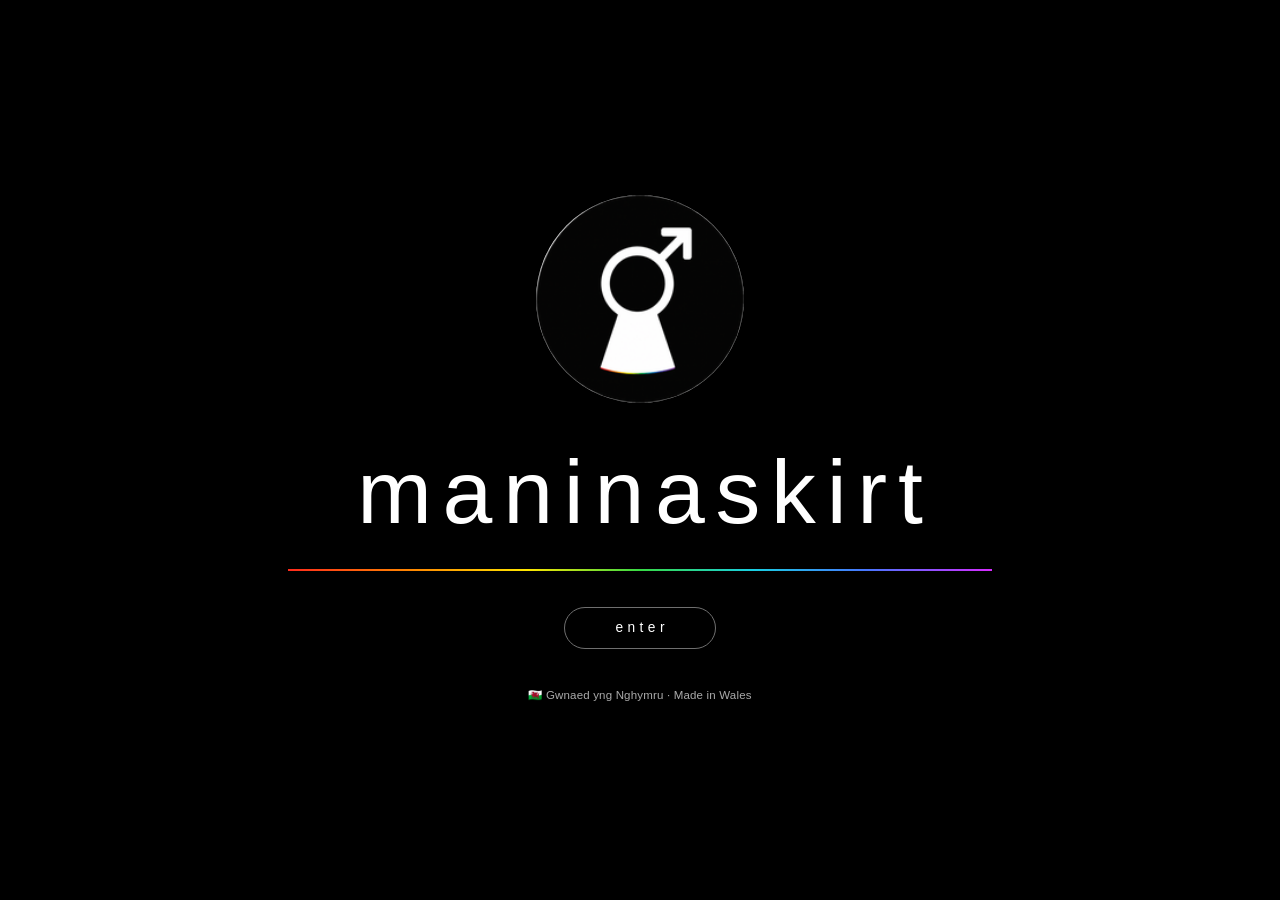
<file: index.html>
<!doctype html>
<html lang="en">
  <head>
    <meta charset="utf-8">
    <meta name="viewport" content="width=device-width, initial-scale=1">
    <meta name="theme-color" content="#000000">
    <meta name="description" content="Man in a Skirt — clinical insight, digital products and thoughtful technology.">
    <title>maninaskirt</title>
    <link rel="icon" href="/favicon.ico" sizes="any">
    <link rel="stylesheet" href="/styles.css">
  </head>
  <body class="landing-body">
    <main class="holding-page" aria-labelledby="site-name">
      <img
        class="logo"
        src="/assets/logo.png"
        width="180"
        height="180"
        alt="Man in a Skirt logo"
      >

      <h1 id="site-name" class="landing-title">maninaskirt</h1>
      <div class="rainbow-ribbon" aria-hidden="true"></div>
      <a class="enter-button" href="/about/">enter</a>
      <footer class="landing-origin"><span class="origin-credit"><span aria-hidden="true">🏴󠁧󠁢󠁷󠁬󠁳󠁿</span> <span lang="cy">Gwnaed yng Nghymru</span> · Made in Wales</span></footer>
    </main>
  </body>
</html>
</file>
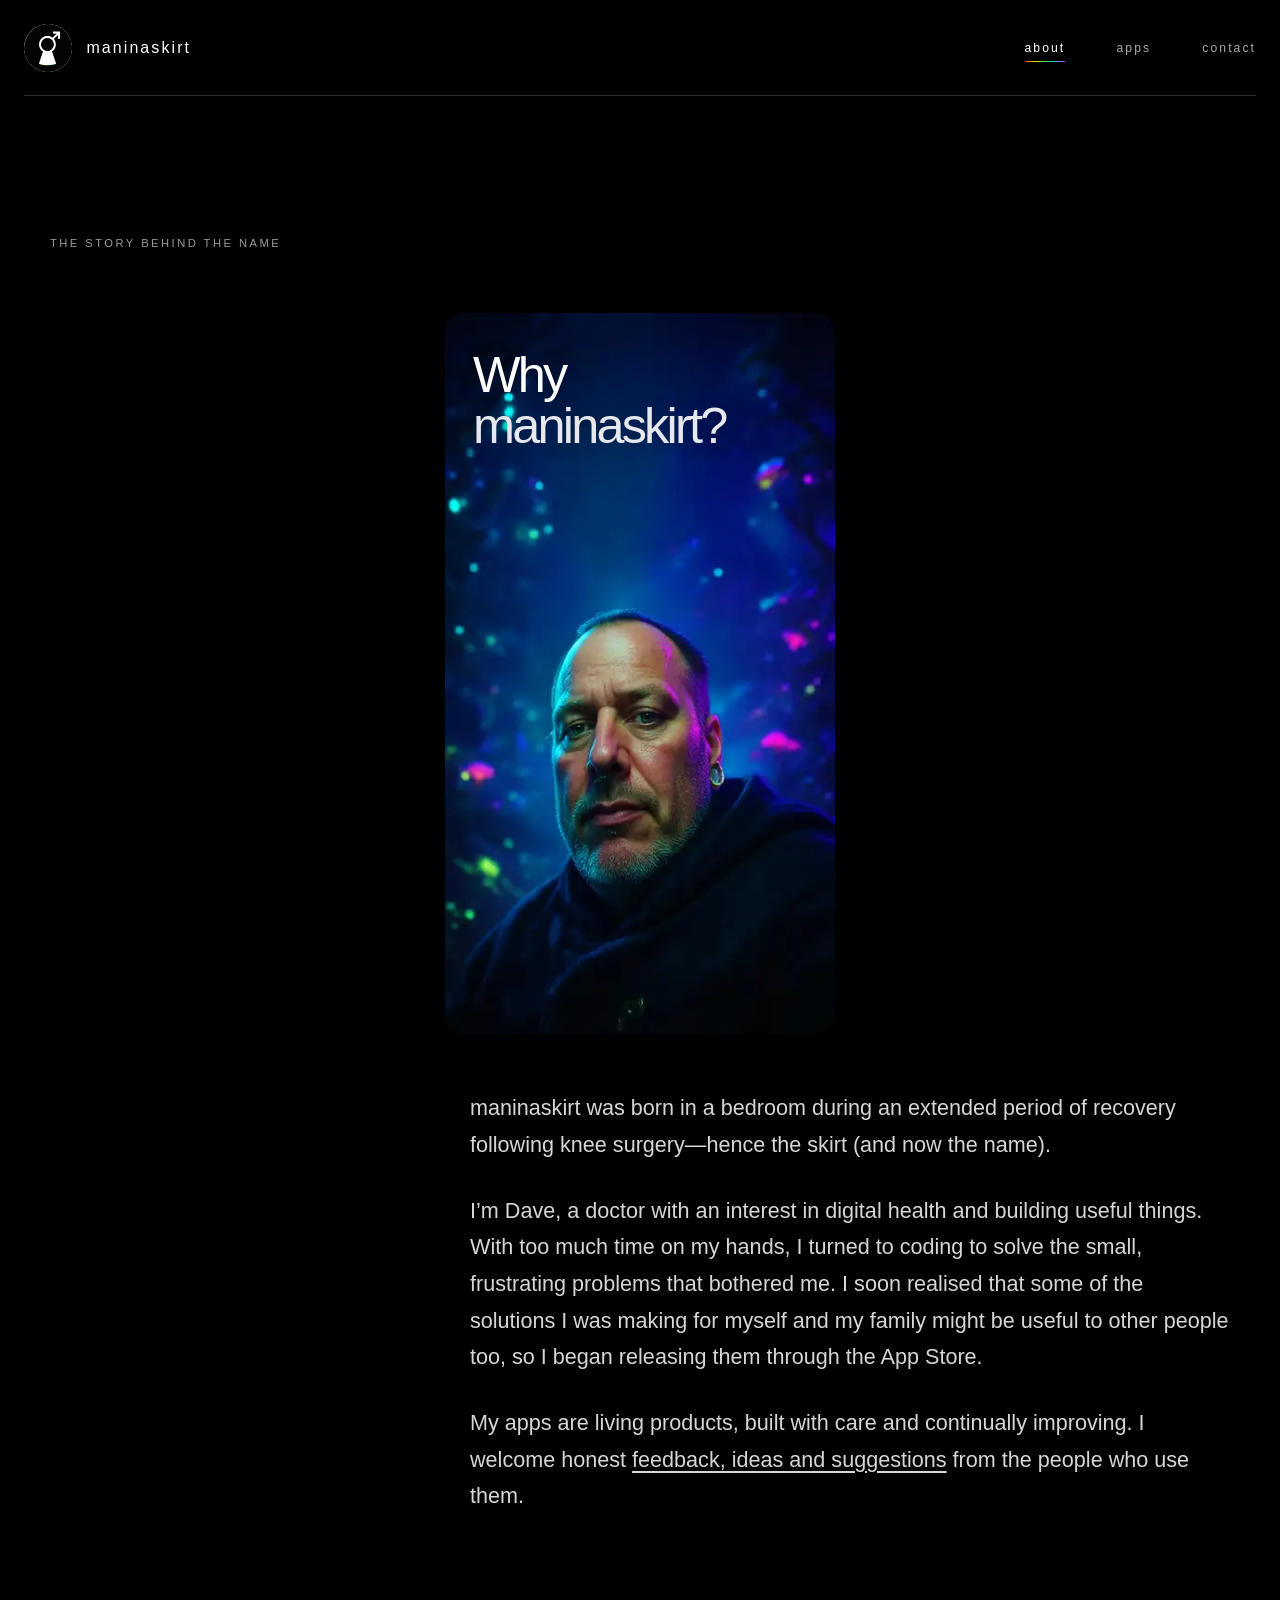
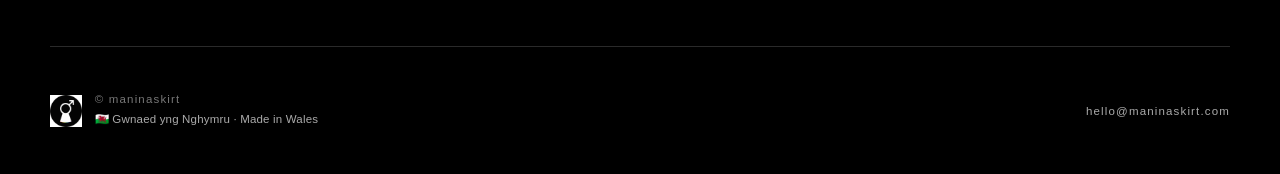
<file: about/index.html>
<!doctype html>
<html lang="en">
  <head>
    <meta charset="utf-8">
    <meta name="viewport" content="width=device-width, initial-scale=1">
    <meta name="theme-color" content="#000000">
    <meta name="description" content="About Man in a Skirt — a GP, clinical leader and hands-on digital product maker.">
    <title>Why maninaskirt? — maninaskirt</title>
    <link rel="icon" href="/favicon.ico" sizes="any">
    <link rel="stylesheet" href="/styles.css">
  </head>
  <body class="site-body">
    <header class="site-header">
      <a class="brand" href="/" aria-label="Man in a Skirt home">
        <img src="/assets/logo.png" width="52" height="52" alt="">
        <span>maninaskirt</span>
      </a>
      <nav class="site-nav" aria-label="Main navigation">
        <a href="/about/" aria-current="page">about</a>
        <a href="/apps/">apps</a>
        <a href="/contact/">contact</a>
      </nav>
    </header>

    <main>
      <section class="hero page-shell about-story-page" aria-labelledby="about-heading">
        <p class="eyebrow">the story behind the name</p>
        <figure class="about-portrait">
          <img src="/assets/about-portrait.webp" width="420" height="777" alt="Portrait of Dave in atmospheric blue, cyan and magenta lighting">
          <h1 id="about-heading">Why<br><span>maninaskirt?</span></h1>
        </figure>
        <div class="prose large-prose about-story-copy">
          <p>maninaskirt was born in a bedroom during an extended period of recovery following knee surgery—hence the skirt (and now the name).</p>
          <p>I’m Dave, a doctor with an interest in digital health and building useful things. With too much time on my hands, I turned to coding to solve the small, frustrating problems that bothered me. I soon realised that some of the solutions I was making for myself and my family might be useful to other people too, so I began releasing them through the App Store.</p>
          <p>My apps are living products, built with care and continually improving. I welcome honest <a href="/contact/">feedback, ideas and suggestions</a> from the people who use them.</p>
        </div>
      </section>
    </main>

    <footer class="site-footer page-shell">
      <div class="footer-identity"><a class="footer-mark" href="/" aria-label="maninaskirt home"><img src="/assets/logo.png" width="32" height="32" alt=""></a><div><span>© maninaskirt</span><span class="origin-credit"><span aria-hidden="true">🏴󠁧󠁢󠁷󠁬󠁳󠁿</span> <span lang="cy">Gwnaed yng Nghymru</span> · Made in Wales</span></div></div>
      <a href="mailto:hello@maninaskirt.com">hello@maninaskirt.com</a>
    </footer>
  </body>
</html>
</file>
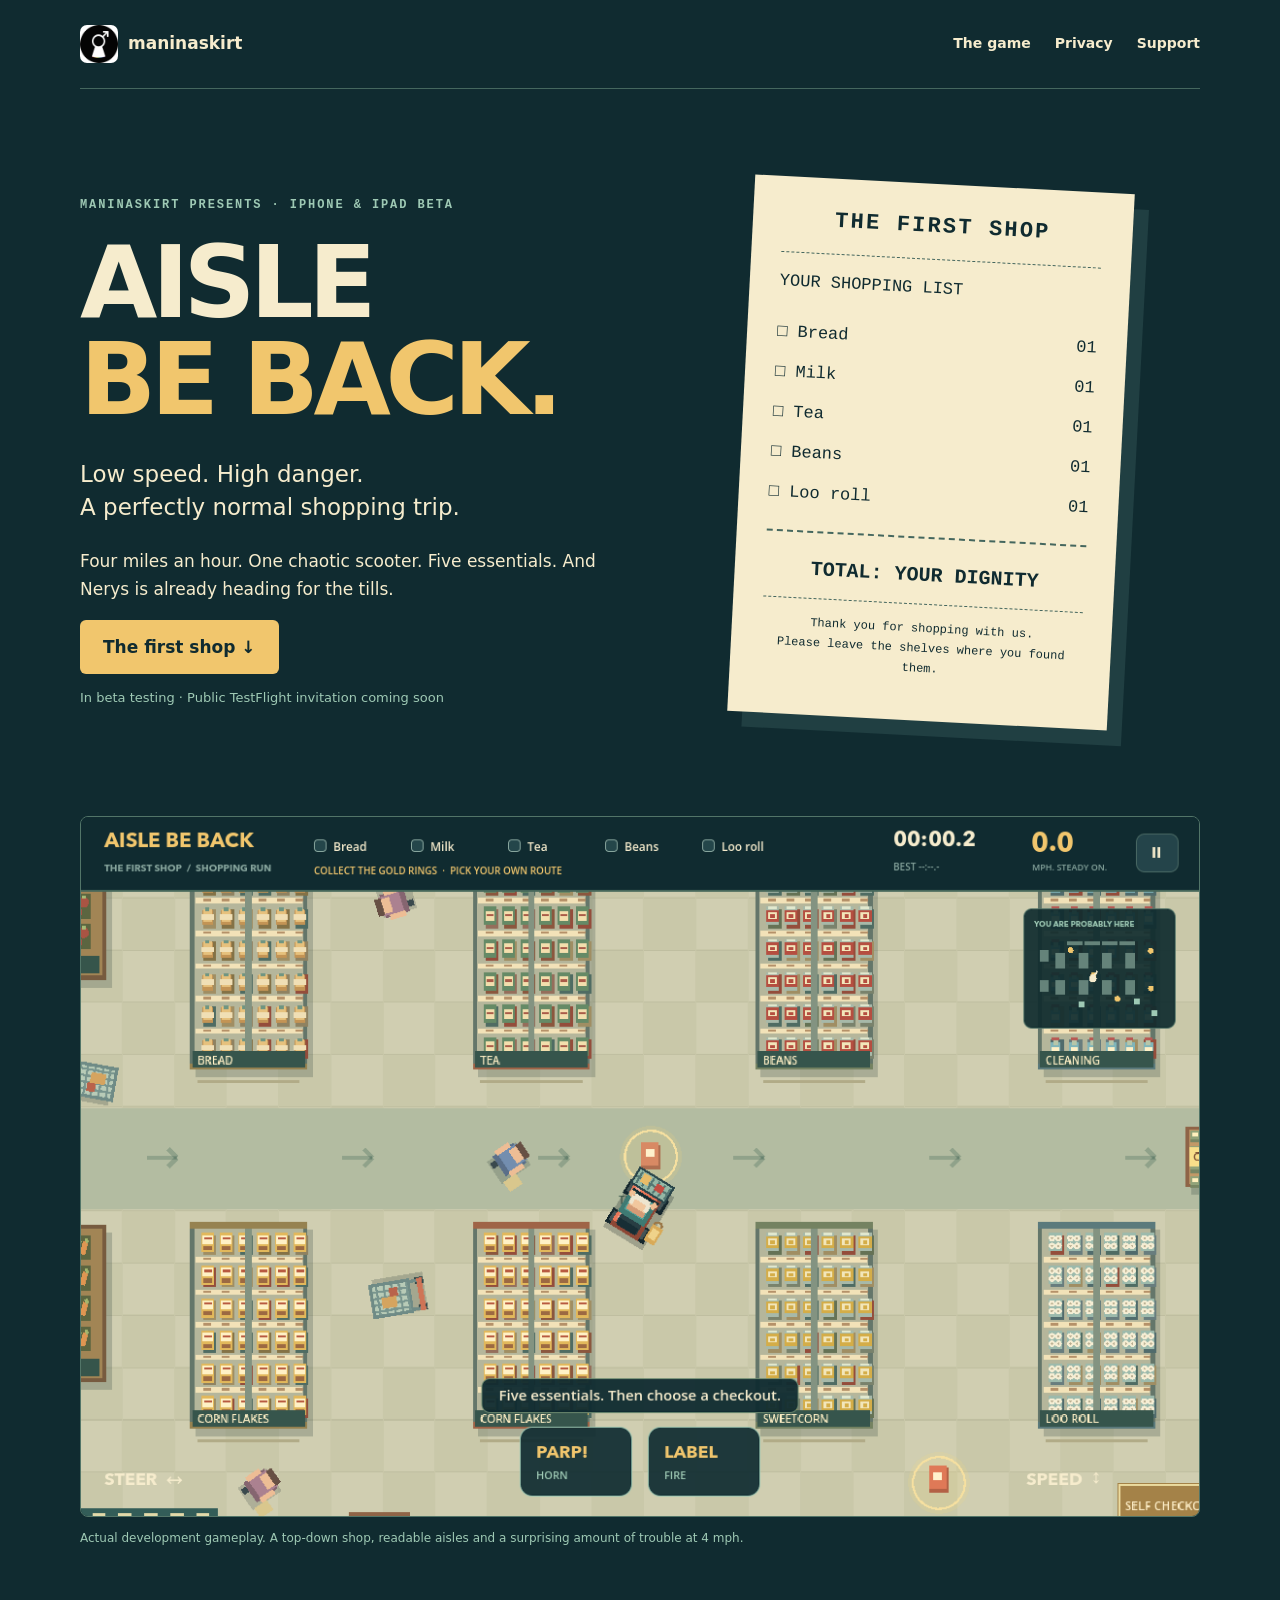
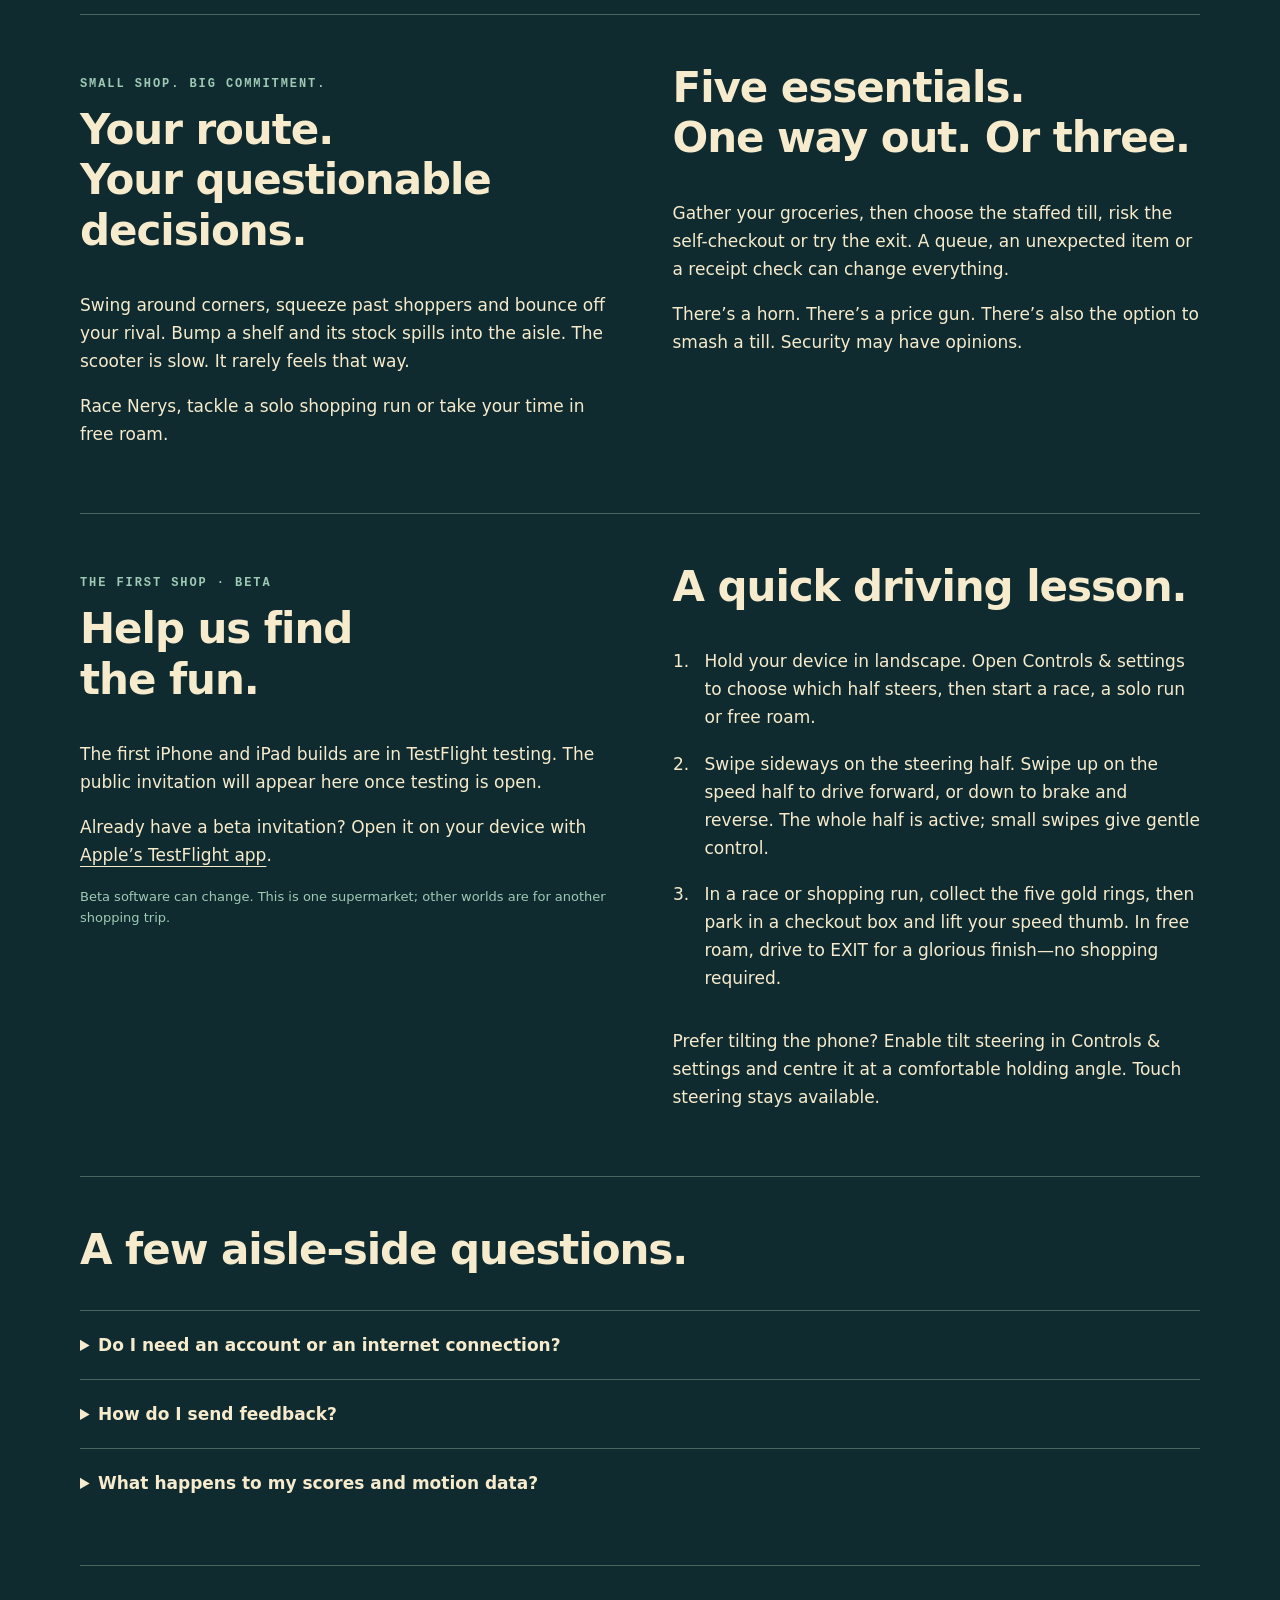
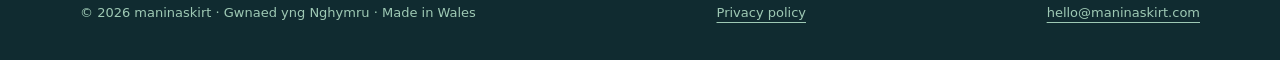
<file: AisleBeBack/index.html>
<!doctype html><html lang="en"><head><meta charset="utf-8"><meta name="viewport" content="width=device-width,initial-scale=1"><meta name="theme-color" content="#102b30"><title>Aisle Be Back — Low speed. High danger. | maninaskirt</title><meta name="description" content="A retro supermarket scooter game for iPhone and iPad. Race Nerys, collect five essentials and choose your checkout. Low speed. High danger."><link rel="canonical" href="https://maninaskirt.com/AisleBeBack/"><link rel="icon" href="/favicon.ico"><style>*{box-sizing:border-box}html{scroll-behavior:smooth}body{margin:0;background:#102b30;color:#f6eccd;font:17px/1.65 system-ui,-apple-system,sans-serif}a{color:inherit;text-underline-offset:5px}a:focus-visible{outline:3px solid #f1c66d;outline-offset:6px}header,main,footer{width:min(1120px,90%);margin:auto}header{display:flex;align-items:center;justify-content:space-between;padding:25px 0;border-bottom:1px solid #45675e}header a{text-decoration:none;font-weight:750}header img{vertical-align:middle;border-radius:7px;margin-right:10px}nav{display:flex;gap:24px;font-size:14px}.eyebrow{color:#9ec9b4;letter-spacing:.16em;text-transform:uppercase;font:700 12px/1.5 ui-monospace,monospace}.hero{padding:70px 0 45px;display:grid;grid-template-columns:1fr 1fr;gap:45px;align-items:center}h1{font-size:clamp(56px,8vw,100px);line-height:.97;letter-spacing:-.055em;margin:20px 0 30px;text-transform:uppercase}h1 span{color:#f1c66d}.lead{font-size:23px;line-height:1.45;max-width:550px}.button{display:inline-block;background:#f1c66d;color:#102b30;padding:13px 23px;border-radius:6px;text-decoration:none;font-weight:800}.fine{font-size:13px;color:#9ec9b4}.receipt{background:#f6eccd;color:#102b30;padding:30px;transform:rotate(3deg);box-shadow:15px 15px 0 #203f42;font-family:ui-monospace,monospace;max-width:380px;margin:25px auto}.receipt h2{text-align:center;letter-spacing:.1em;font-size:22px}.receipt p{border-top:1px dashed #45675e;padding-top:15px}.receipt ul{padding:0;list-style:none}.receipt li{display:flex;justify-content:space-between;padding:6px 0}.receipt strong{display:block;border-top:2px dashed #45675e;padding-top:20px;font-size:20px;text-align:center}figure{margin:25px 0 65px}figure img{width:100%;height:auto;border:1px solid #527568;border-radius:8px;display:block}figcaption{font-size:12px;color:#9ec9b4;margin-top:12px}.section{padding:48px 0;border-top:1px solid #45675e}h2{font-size:clamp(28px,4vw,42px);line-height:1.2;letter-spacing:-.025em;margin-top:0}.split{display:grid;grid-template-columns:1fr 1fr;gap:65px}.steps{padding-left:22px}.steps li{padding:0 0 18px 10px}details{border-top:1px solid #45675e;padding:20px 0}summary{cursor:pointer;font-weight:750}footer{padding:36px 0;display:flex;flex-wrap:wrap;justify-content:space-between;gap:20px;border-top:1px solid #45675e;font-size:13px;color:#9ec9b4}.policy{max-width:750px;padding:60px 0}.policy h1{font-size:clamp(40px,6vw,62px);line-height:1.08;text-transform:none}.policy h2{font-size:25px;margin-top:38px}.skip{position:absolute;left:15px;top:-100px}.skip:focus{top:10px;background:#f1c66d;color:#102b30;padding:10px}@media(max-width:720px){.hero,.split{grid-template-columns:1fr;gap:20px}.hero{padding-top:45px}.receipt{width:90%;margin:20px auto 30px}nav{gap:14px}header img{width:30px;height:30px}header{font-size:14px}.lead{font-size:21px}figure{margin-bottom:40px}}@media(prefers-reduced-motion:reduce){html{scroll-behavior:auto}}</style></head><body><a class="skip" href="#main">Skip to content</a><header><a href="/" aria-label="maninaskirt home"><img src="/assets/logo.png" width="38" height="38" alt="">maninaskirt</a><nav aria-label="Game navigation"><a href="/AisleBeBack/">The game</a><a href="/AisleBeBack/privacy/">Privacy</a><a href="mailto:hello@maninaskirt.com">Support</a></nav></header><main id="main"><section class="hero"><div><p class="eyebrow">maninaskirt presents · iPhone &amp; iPad beta</p><h1>Aisle<br><span>Be Back.</span></h1><p class="lead">Low speed. High danger.<br>A perfectly normal shopping trip.</p><p>Four miles an hour. One chaotic scooter. Five essentials. And Nerys is already heading for the tills.</p><a class="button" href="#beta">The first shop ↓</a><p class="fine">In beta testing · Public TestFlight invitation coming soon</p></div><aside class="receipt" aria-label="Your shopping challenge"><h2>THE FIRST SHOP</h2><p>YOUR SHOPPING LIST</p><ul><li><span>□ Bread</span><span>01</span></li><li><span>□ Milk</span><span>01</span></li><li><span>□ Tea</span><span>01</span></li><li><span>□ Beans</span><span>01</span></li><li><span>□ Loo roll</span><span>01</span></li></ul><strong>TOTAL: YOUR DIGNITY</strong><p style="text-align:center;font-size:12px">Thank you for shopping with us.<br>Please leave the shelves where you found them.</p></aside></section><figure><img src="[data-uri]" width="1152" height="720" alt="Aisle Be Back gameplay: a retro supermarket seen from above, with scooters, shoppers, shelves, a shopping list and touch controls"><figcaption>Actual development gameplay. A top-down shop, readable aisles and a surprising amount of trouble at 4 mph.</figcaption></figure><section class="section split"><div><p class="eyebrow">Small shop. Big commitment.</p><h2>Your route.<br>Your questionable decisions.</h2><p>Swing around corners, squeeze past shoppers and bounce off your rival. Bump a shelf and its stock spills into the aisle. The scooter is slow. It rarely feels that way.</p><p>Race Nerys, tackle a solo shopping run or take your time in free roam.</p></div><div><h2>Five essentials.<br>One way out. Or three.</h2><p>Gather your groceries, then choose the staffed till, risk the self-checkout or try the exit. A queue, an unexpected item or a receipt check can change everything.</p><p>There’s a horn. There’s a price gun. There’s also the option to smash a till. Security may have opinions.</p></div></section><section class="section split" id="beta"><div><p class="eyebrow">The first shop · beta</p><h2>Help us find<br>the fun.</h2><p>The first iPhone and iPad builds are in TestFlight testing. The public invitation will appear here once testing is open.</p><p>Already have a beta invitation? Open it on your device with <a href="https://testflight.apple.com/">Apple’s TestFlight app</a>.</p><p class="fine">Beta software can change. This is one supermarket; other worlds are for another shopping trip.</p></div><div><h2>A quick driving lesson.</h2><ol class="steps"><li>Hold your device in landscape. Open Controls &amp; settings to choose which half steers, then start a race, a solo run or free roam.</li><li>Swipe sideways on the steering half. Swipe up on the speed half to drive forward, or down to brake and reverse. The whole half is active; small swipes give gentle control.</li><li>In a race or shopping run, collect the five gold rings, then park in a checkout box and lift your speed thumb. In free roam, drive to EXIT for a glorious finish—no shopping required.</li></ol><p>Prefer tilting the phone? Enable tilt steering in Controls &amp; settings and centre it at a comfortable holding angle. Touch steering stays available.</p></div></section><section class="section"><h2>A few aisle-side questions.</h2><details><summary>Do I need an account or an internet connection?</summary><p>The game itself works offline and has no account or sign-in. Apple’s TestFlight needs internet access to install and update beta builds.</p></details><details><summary>How do I send feedback?</summary><p>Use Send Beta Feedback in TestFlight, or email <a href="mailto:hello@maninaskirt.com?subject=Aisle%20Be%20Back%20feedback">hello@maninaskirt.com</a>. Tell us your device, what happened and what you expected. Please avoid including private information in screenshots.</p></details><details><summary>What happens to my scores and motion data?</summary><p>Best times and settings stay on your device. Tilt steering uses device motion locally. The game has no ads. Optional anonymous, session-only TelemetryDeck events help us improve play; you can turn sharing off in Controls &amp; settings → Privacy &amp; licences. Developer announcements are checked from this website. Apple handles TestFlight diagnostics and feedback separately. <a href="/AisleBeBack/privacy/">Read the privacy policy</a>.</p></details></section></main><footer><span>© 2026 maninaskirt · Gwnaed yng Nghymru · Made in Wales</span><a href="/AisleBeBack/privacy/">Privacy policy</a><a href="mailto:hello@maninaskirt.com">hello@maninaskirt.com</a></footer></body></html>
</file>
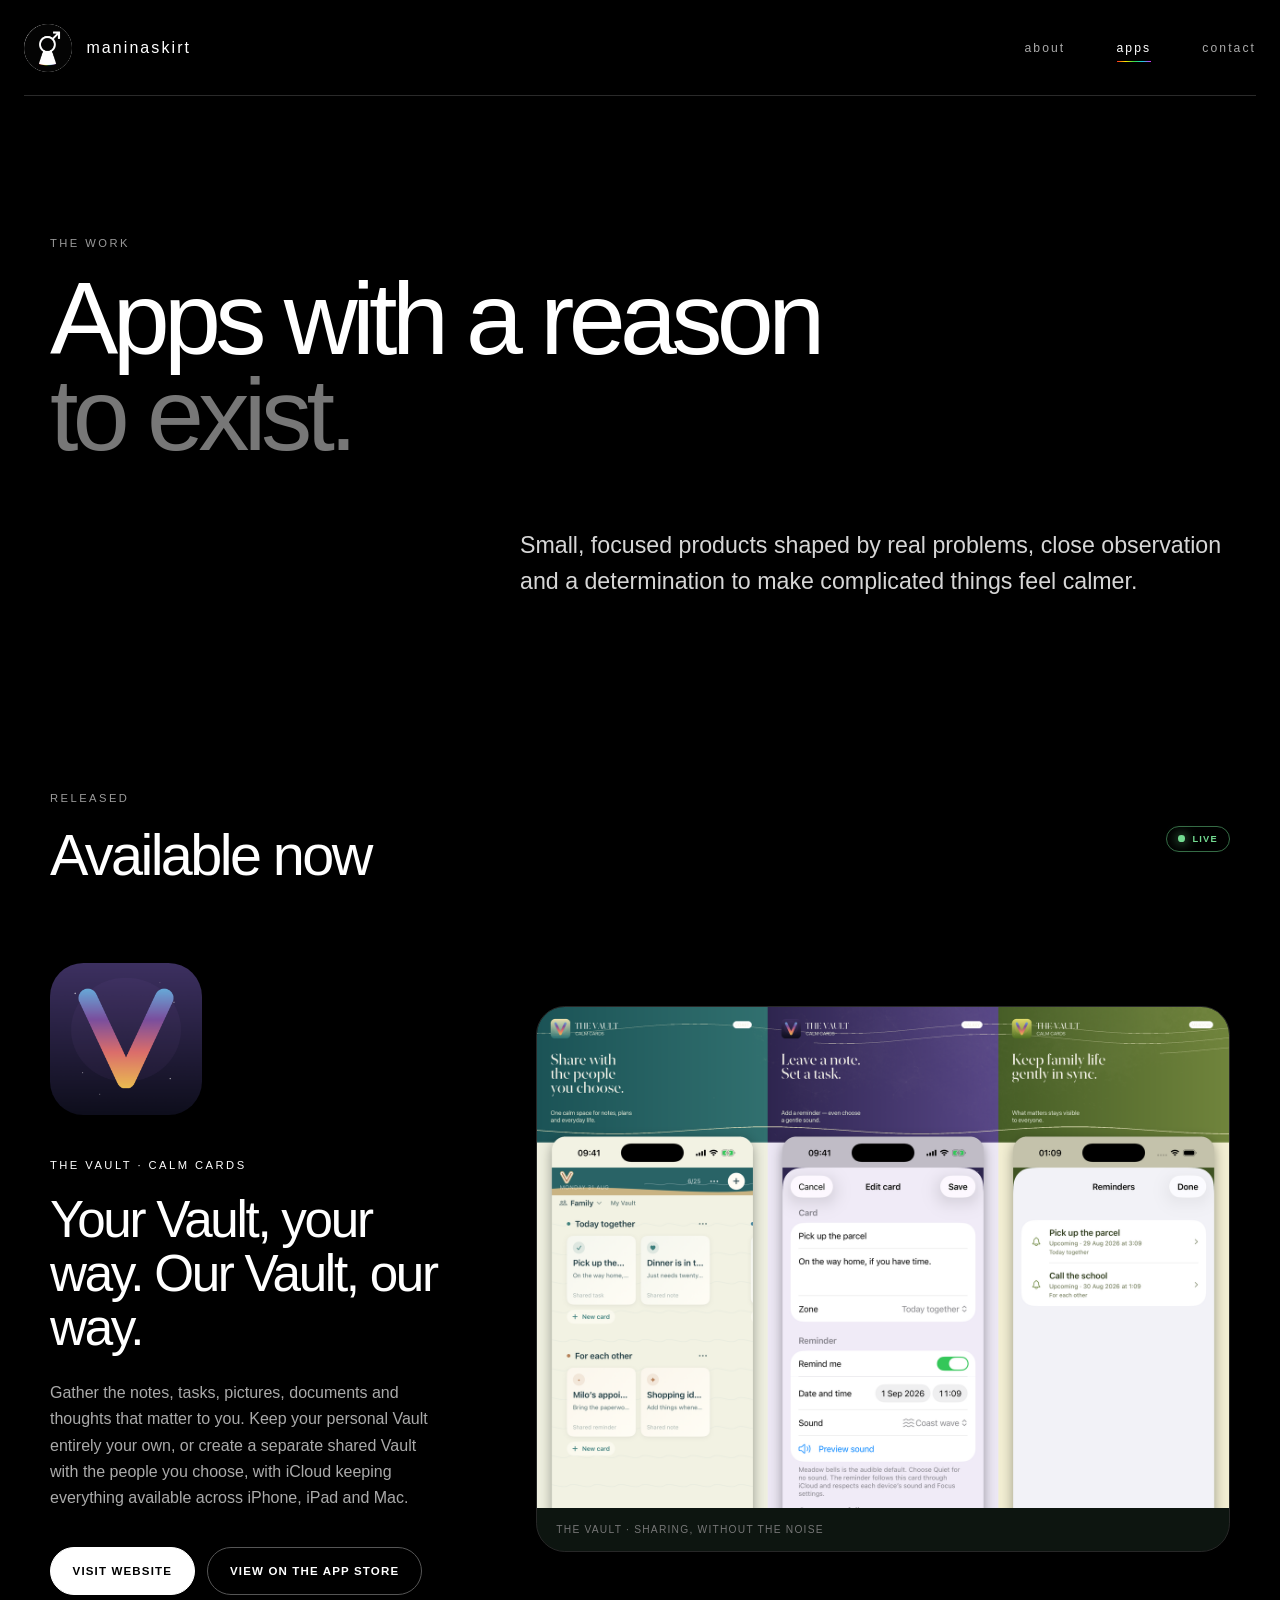
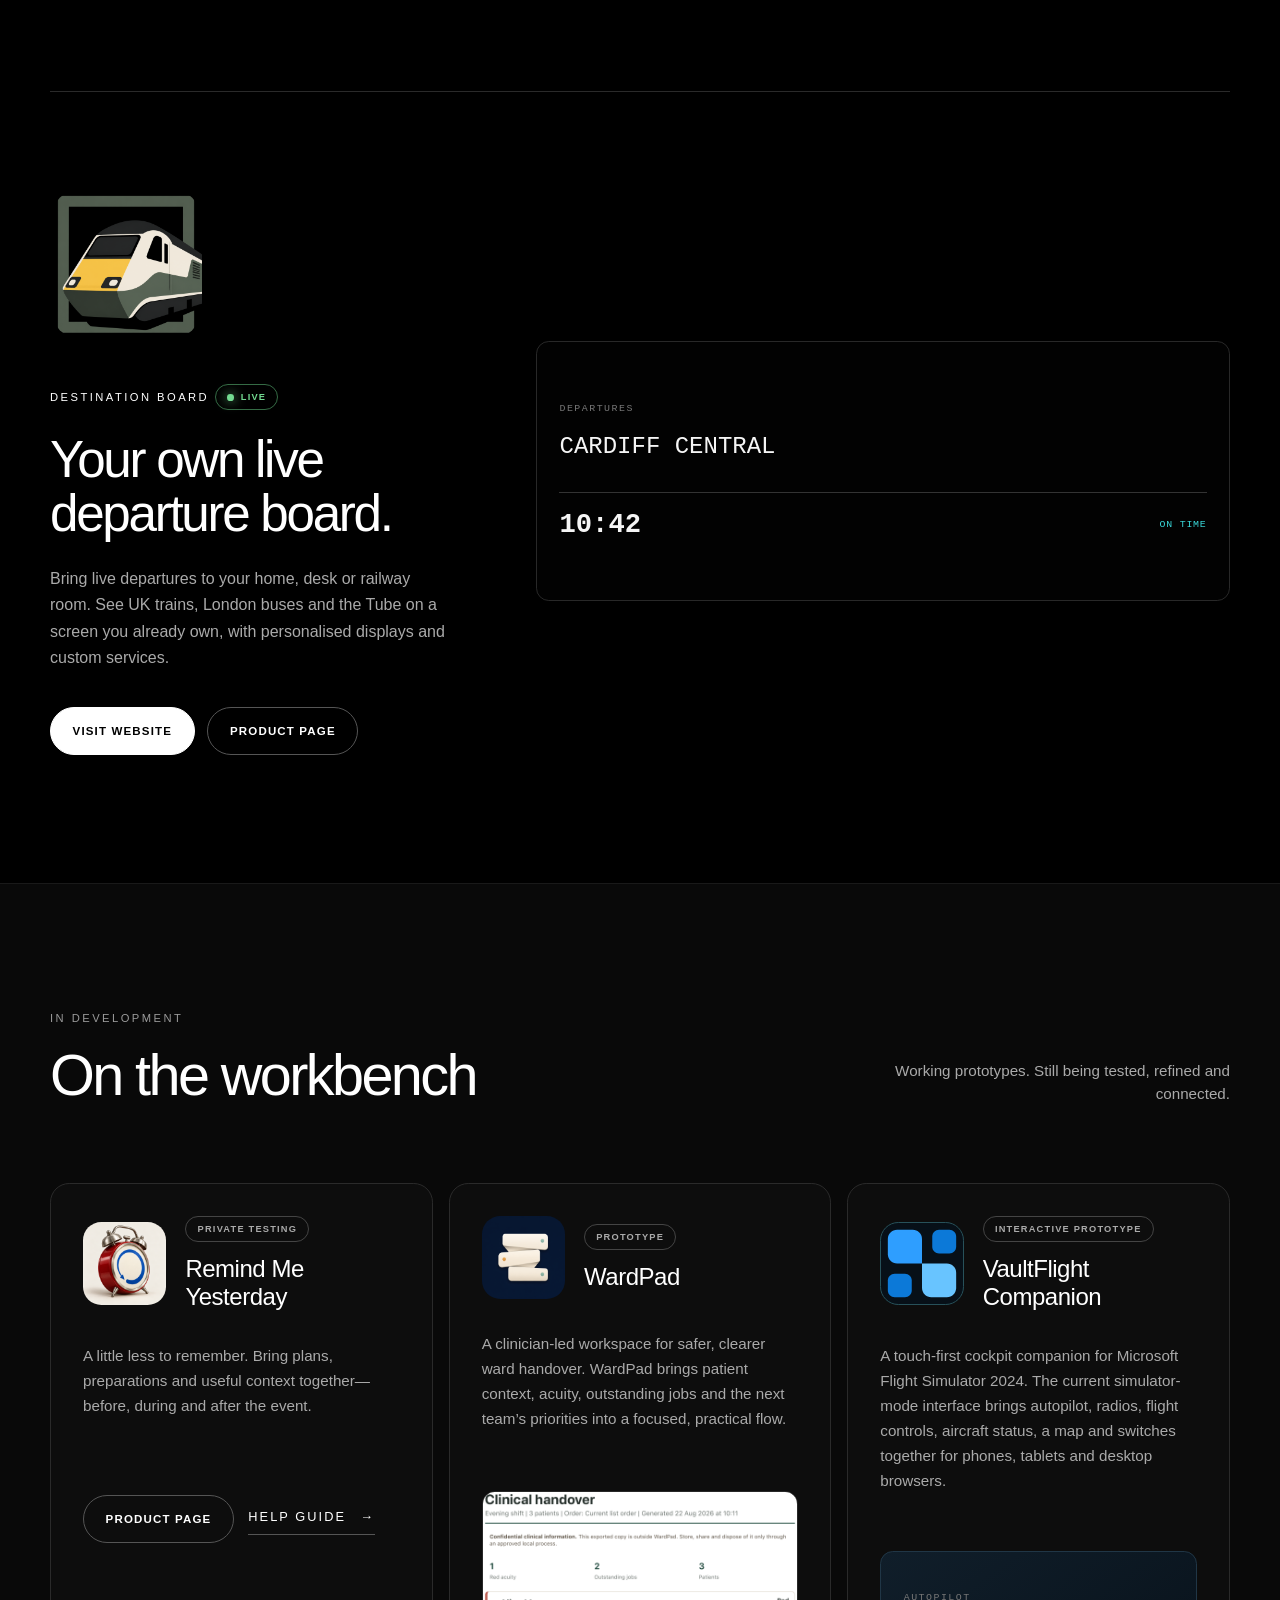
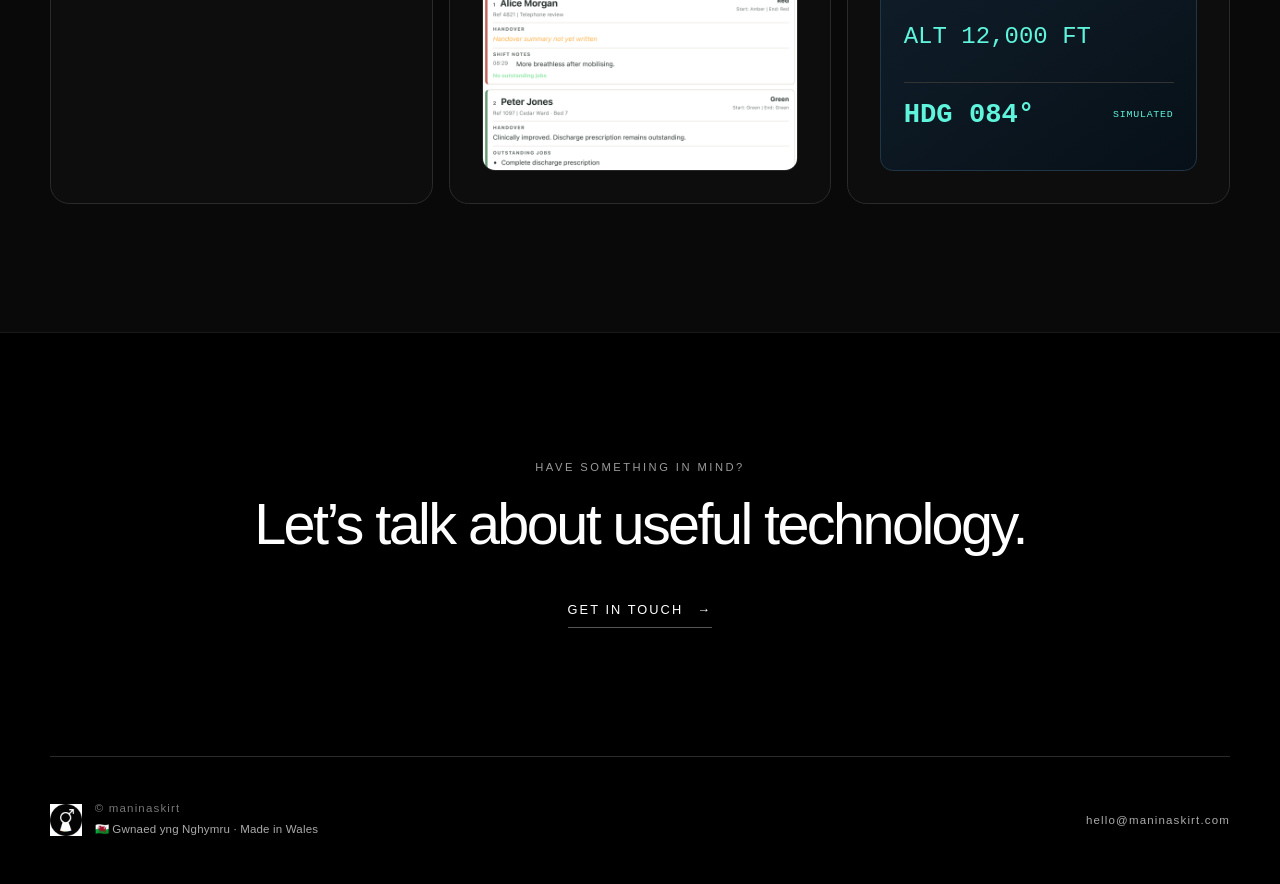
<file: apps/index.html>
<!doctype html>
<html lang="en">
  <head>
    <meta charset="utf-8">
    <meta name="viewport" content="width=device-width, initial-scale=1">
    <meta name="theme-color" content="#000000">
    <meta name="description" content="Apps released and in development by Man in a Skirt.">
    <title>Apps — maninaskirt</title>
    <link rel="icon" href="/favicon.ico" sizes="any">
    <link rel="stylesheet" href="/styles.css">
  </head>
  <body class="site-body">
    <header class="site-header">
      <a class="brand" href="/" aria-label="Man in a Skirt home">
        <img src="/assets/logo.png" width="52" height="52" alt="">
        <span>maninaskirt</span>
      </a>
      <nav class="site-nav" aria-label="Main navigation">
        <a href="/about/">about</a>
        <a href="/apps/" aria-current="page">apps</a>
        <a href="/contact/">contact</a>
      </nav>
    </header>

    <main>
      <section class="hero compact-hero page-shell">
        <p class="eyebrow">the work</p>
        <h1>Apps with a reason<br><span>to exist.</span></h1>
        <p class="hero-copy">Small, focused products shaped by real problems, close observation and a determination to make complicated things feel calmer.</p>
      </section>

      <section class="page-shell section-space" aria-labelledby="released-heading">
        <div class="section-heading release-heading">
          <div>
            <p class="section-number">released</p>
            <h2 id="released-heading">Available now</h2>
          </div>
          <span class="status status-live">live</span>
        </div>

        <article class="featured-app">
          <div class="featured-copy">
            <img class="app-icon app-icon-large" src="/assets/apps/vault.png" width="1024" height="1024" alt="The Vault app icon">
            <p class="app-kicker">The Vault · Calm Cards</p>
            <h3>Your Vault, your way. Our Vault, our way.</h3>
            <p>Gather the notes, tasks, pictures, documents and thoughts that matter to you. Keep your personal Vault entirely your own, or create a separate shared Vault with the people you choose, with iCloud keeping everything available across iPhone, iPad and Mac.</p>
            <div class="button-row">
              <a class="primary-button" href="https://thevault.cymru" target="_blank" rel="noopener">visit website</a>
              <a class="secondary-button" href="https://apps.apple.com/app/id6801579998" target="_blank" rel="noopener">view on the App Store</a>
            </div>
          </div>
          <figure class="product-shot vault-shot">
            <img src="/assets/screens/vault-sharing.png" width="1500" height="1086" alt="The Vault showing shared cards on three iPhones">
            <figcaption>The Vault · sharing, without the noise</figcaption>
          </figure>
        </article>

        <article class="featured-app featured-app-secondary">
          <div class="featured-copy">
            <img class="app-icon app-icon-large" src="/assets/apps/destination-board.png" width="1024" height="1024" alt="Destination Board app icon">
            <p class="app-kicker">Destination Board <span class="status status-live">live</span></p>
            <h3>Your own live departure board.</h3>
            <p>Bring live departures to your home, desk or railway room. See UK trains, London buses and the Tube on a screen you already own, with personalised displays and custom services.</p>
            <div class="button-row">
              <a class="primary-button" href="https://destinationboard.co.uk/" target="_blank" rel="noopener">visit website</a>
              <a class="secondary-button" href="/destination-board/">product page</a>
            </div>
          </div>
          <div class="concept-panel destination-concept" aria-label="Illustrative Destination Board display">
            <span>DEPARTURES</span>
            <strong>CARDIFF CENTRAL</strong>
            <div><b>10:42</b><em>ON TIME</em></div>
          </div>
        </article>
      </section>

      <section class="development-section section-space" aria-labelledby="development-heading">
        <div class="page-shell">
          <div class="section-heading">
            <div>
              <p class="section-number">in development</p>
              <h2 id="development-heading">On the workbench</h2>
            </div>
            <p>Working prototypes. Still being tested, refined and connected.</p>
          </div>

          <div class="development-grid">
            <article class="development-card">
              <div class="app-card-heading">
                <img class="app-icon" src="/RemindMeYesterday/assets/app-icon.png" width="1024" height="1024" alt="Remind Me Yesterday alarm clock">
                <div><span class="status">private testing</span><h3>Remind Me Yesterday</h3></div>
              </div>
              <p>A little less to remember. Bring plans, preparations and useful context together—before, during and after the event.</p>
              <div class="development-card-actions"><a class="secondary-button" href="/RemindMeYesterday/">product page</a><a class="text-link" href="/RemindMeYesterday/help/">help guide <span aria-hidden="true">→</span></a></div>
            </article>

            <article class="development-card">
              <div class="app-card-heading">
                <img class="app-icon" src="/assets/apps/wardpad.png" width="1024" height="1024" alt="WardPad app icon">
                <div>
                  <span class="status">prototype</span>
                  <h3>WardPad</h3>
                </div>
              </div>
              <p>A clinician-led workspace for safer, clearer ward handover. WardPad brings patient context, acuity, outstanding jobs and the next team’s priorities into a focused, practical flow.</p>
              <figure class="mini-shot portrait-shot">
                <img src="/assets/screens/wardpad-handover.png" width="1360" height="1760" loading="lazy" alt="A WardPad clinical handover export using demonstration data">
                <figcaption>Prototype handover export · demonstration data</figcaption>
              </figure>
            </article>


            <article class="development-card">
              <div class="app-card-heading">
                <img class="app-icon msfs-icon" src="/assets/apps/msfs.svg" width="128" height="128" alt="VaultFlight Companion icon">
                <div>
                  <span class="status">interactive prototype</span>
                  <h3>VaultFlight Companion</h3>
                </div>
              </div>
              <p>A touch-first cockpit companion for Microsoft Flight Simulator 2024. The current simulator-mode interface brings autopilot, radios, flight controls, aircraft status, a map and switches together for phones, tablets and desktop browsers.</p>
              <div class="concept-panel cockpit-concept" aria-label="VaultFlight cockpit control design motif">
                <span>AUTOPILOT</span>
                <strong>ALT 12,000 FT</strong>
                <div><b>HDG 084°</b><em>SIMULATED</em></div>
              </div>
            </article>
          </div>
        </div>
      </section>

      <section class="cta page-shell section-space">
        <p class="eyebrow">have something in mind?</p>
        <h2>Let’s talk about useful technology.</h2>
        <a class="text-link" href="/contact/">get in touch <span aria-hidden="true">→</span></a>
      </section>
    </main>

    <footer class="site-footer page-shell">
      <div class="footer-identity"><a class="footer-mark" href="/" aria-label="maninaskirt home"><img src="/assets/logo.png" width="32" height="32" alt=""></a><div><span>© maninaskirt</span><span class="origin-credit"><span aria-hidden="true">🏴󠁧󠁢󠁷󠁬󠁳󠁿</span> <span lang="cy">Gwnaed yng Nghymru</span> · Made in Wales</span></div></div>
      <a href="mailto:hello@maninaskirt.com">hello@maninaskirt.com</a>
    </footer>
  </body>
</html>
</file>
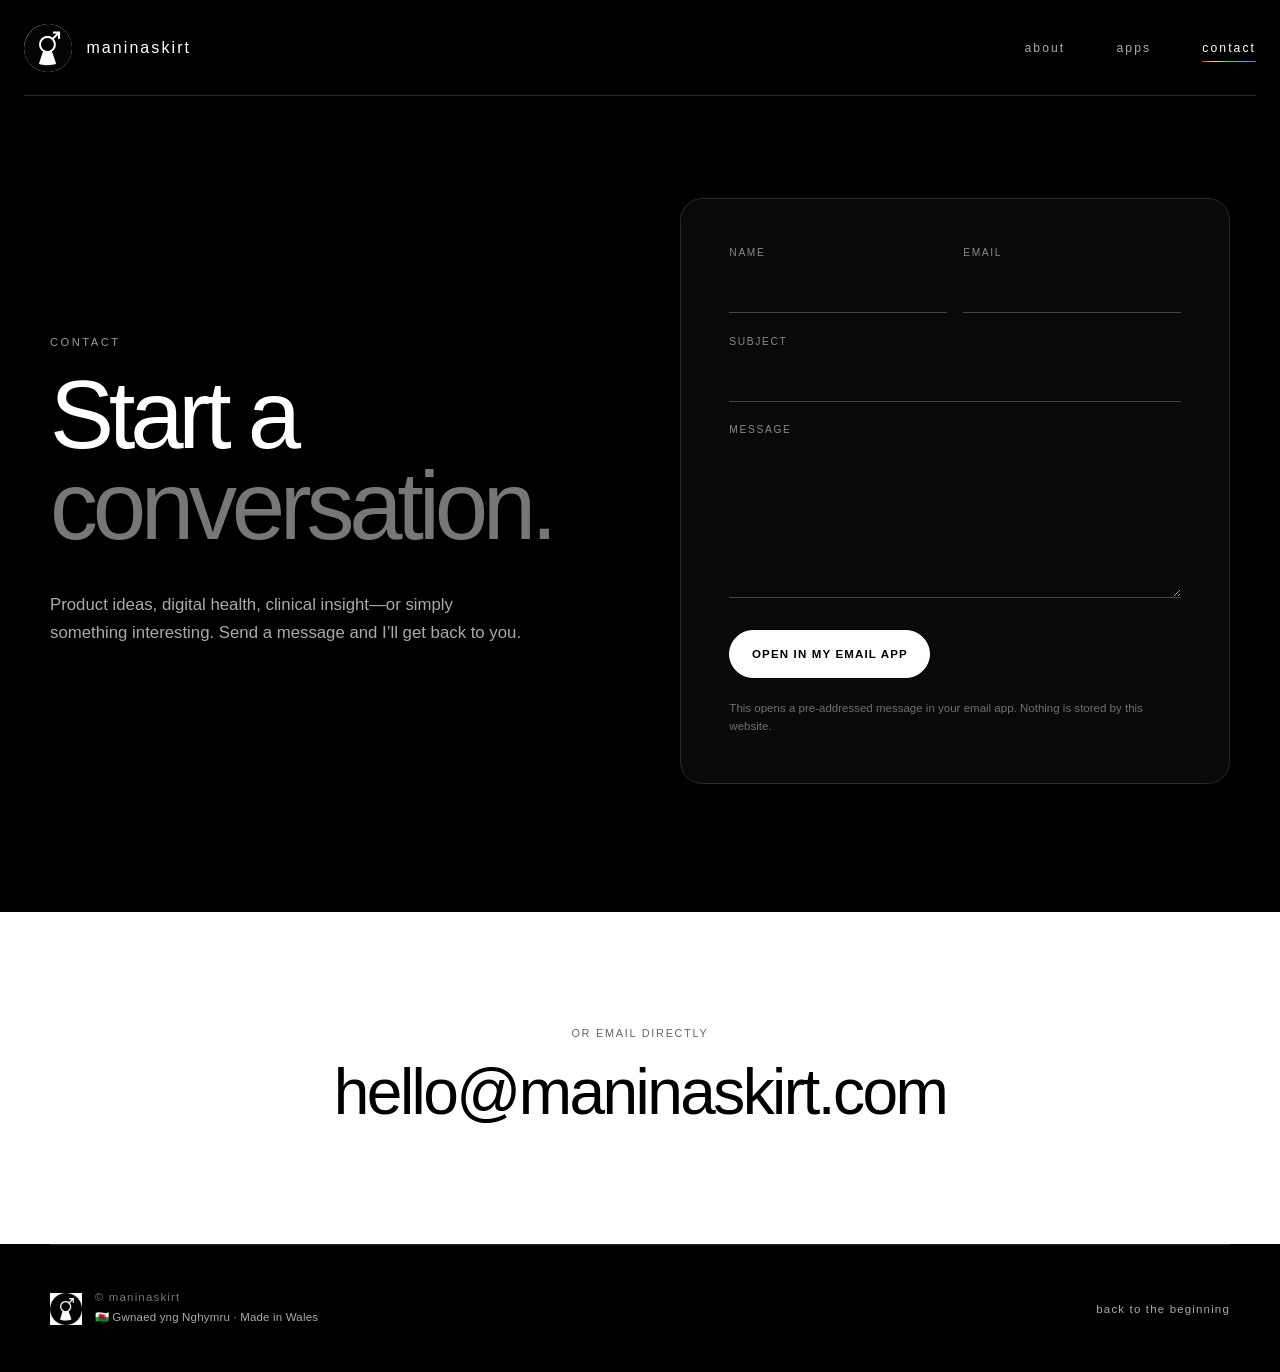
<file: contact/index.html>
<!doctype html>
<html lang="en">
  <head>
    <meta charset="utf-8">
    <meta name="viewport" content="width=device-width, initial-scale=1">
    <meta name="theme-color" content="#000000">
    <meta name="description" content="Contact Man in a Skirt.">
    <title>Contact — maninaskirt</title>
    <link rel="icon" href="/favicon.ico" sizes="any">
    <link rel="stylesheet" href="/styles.css">
  </head>
  <body class="site-body">
    <header class="site-header">
      <a class="brand" href="/" aria-label="Man in a Skirt home">
        <img src="/assets/logo.png" width="52" height="52" alt="">
        <span>maninaskirt</span>
      </a>
      <nav class="site-nav" aria-label="Main navigation">
        <a href="/about/">about</a>
        <a href="/apps/">apps</a>
        <a href="/contact/" aria-current="page">contact</a>
      </nav>
    </header>

    <main>
      <section class="contact-layout page-shell">
        <div class="contact-intro">
          <p class="eyebrow">contact</p>
          <h1>Start a<br><span>conversation.</span></h1>
          <p>Product ideas, digital health, clinical insight—or simply something interesting. Send a message and I’ll get back to you.</p>
        </div>

        <form class="contact-form" id="contact-form">
          <div class="field-pair">
            <label>
              <span>name</span>
              <input type="text" name="name" autocomplete="name" required>
            </label>
            <label>
              <span>email</span>
              <input type="email" name="email" autocomplete="email" required>
            </label>
          </div>
          <label>
            <span>subject</span>
            <input type="text" name="subject" required>
          </label>
          <label>
            <span>message</span>
            <textarea name="message" rows="7" required></textarea>
          </label>
          <button class="primary-button form-button" type="submit">open in my email app</button>
          <p class="form-note">This opens a pre-addressed message in your email app. Nothing is stored by this website.</p>
        </form>
      </section>

      <section class="direct-email">
        <div class="page-shell">
          <p>or email directly</p>
          <a href="mailto:hello@maninaskirt.com">hello@maninaskirt.com</a>
        </div>
      </section>
    </main>

    <footer class="site-footer page-shell">
      <div class="footer-identity"><a class="footer-mark" href="/" aria-label="maninaskirt home"><img src="/assets/logo.png" width="32" height="32" alt=""></a><div><span>© maninaskirt</span><span class="origin-credit"><span aria-hidden="true">🏴󠁧󠁢󠁷󠁬󠁳󠁿</span> <span lang="cy">Gwnaed yng Nghymru</span> · Made in Wales</span></div></div>
      <a href="/">back to the beginning</a>
    </footer>
    <script src="/script.js"></script>
  </body>
</html>
</file>
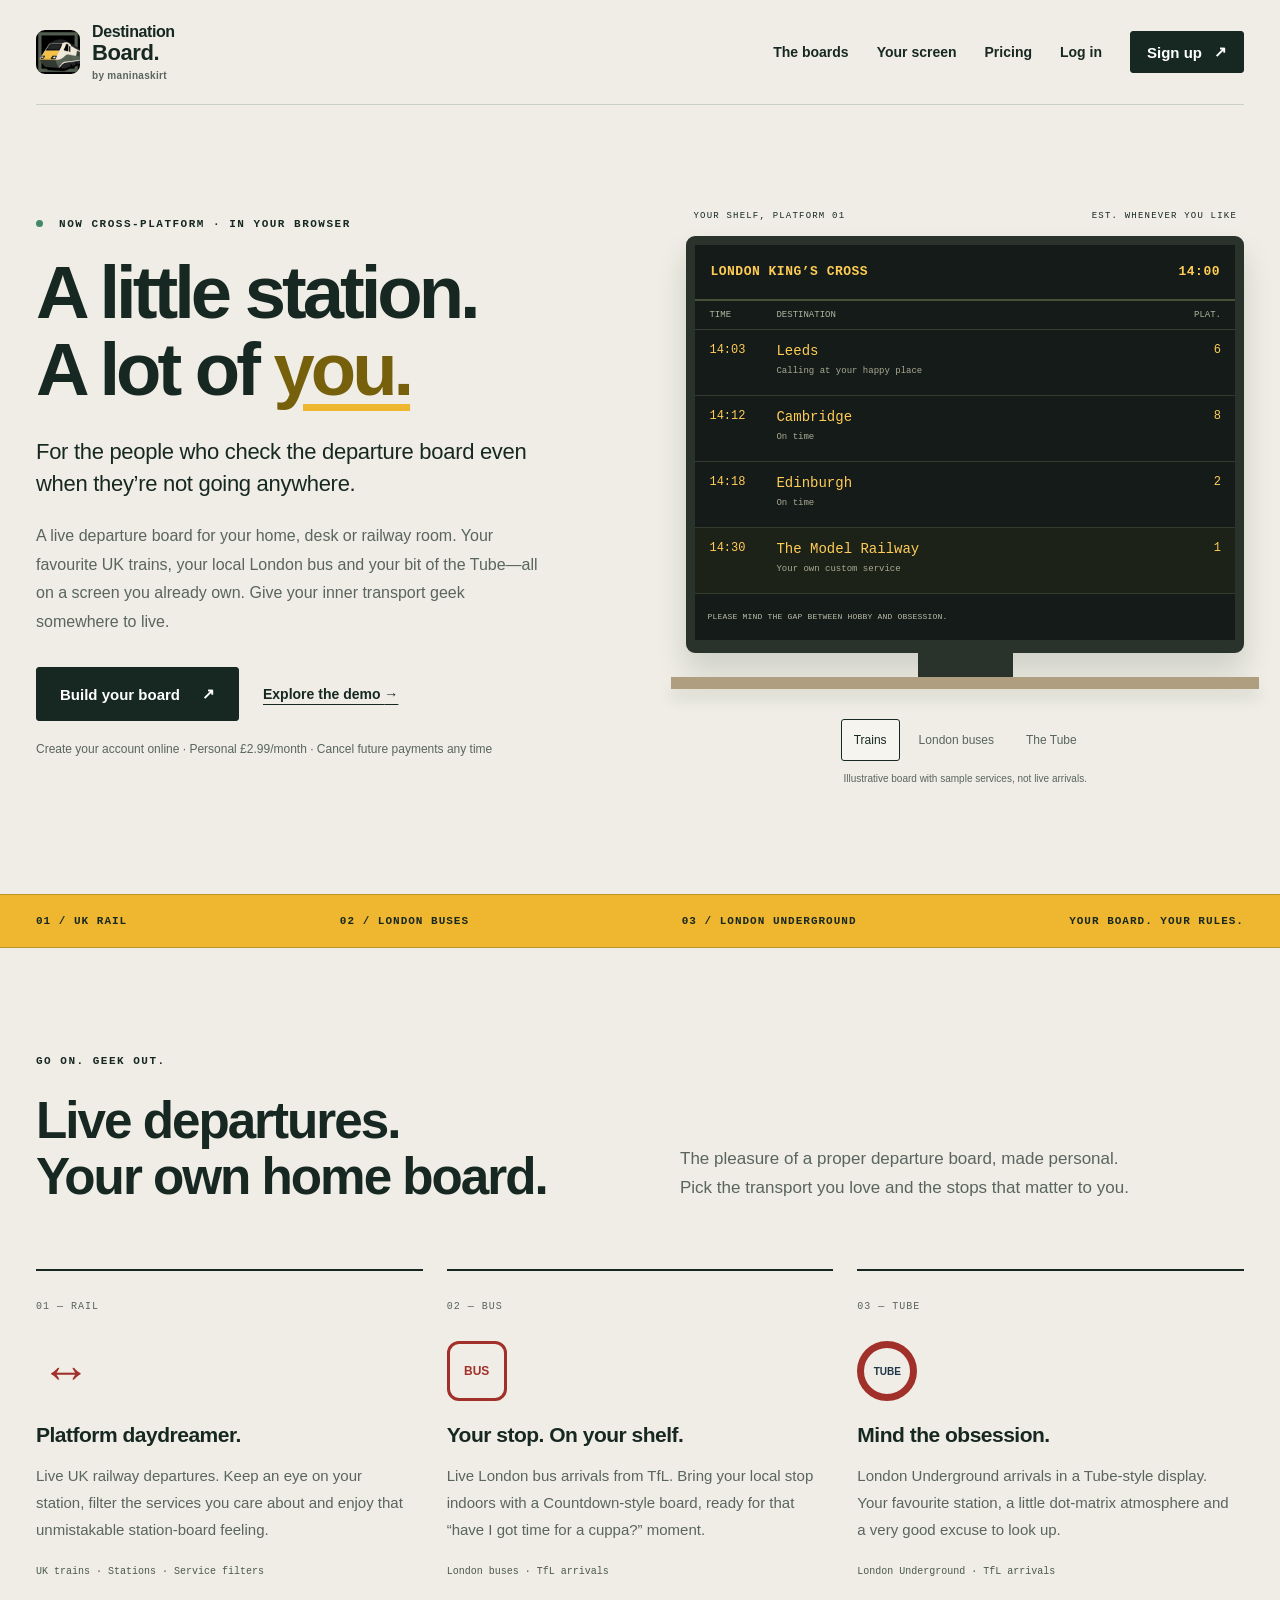
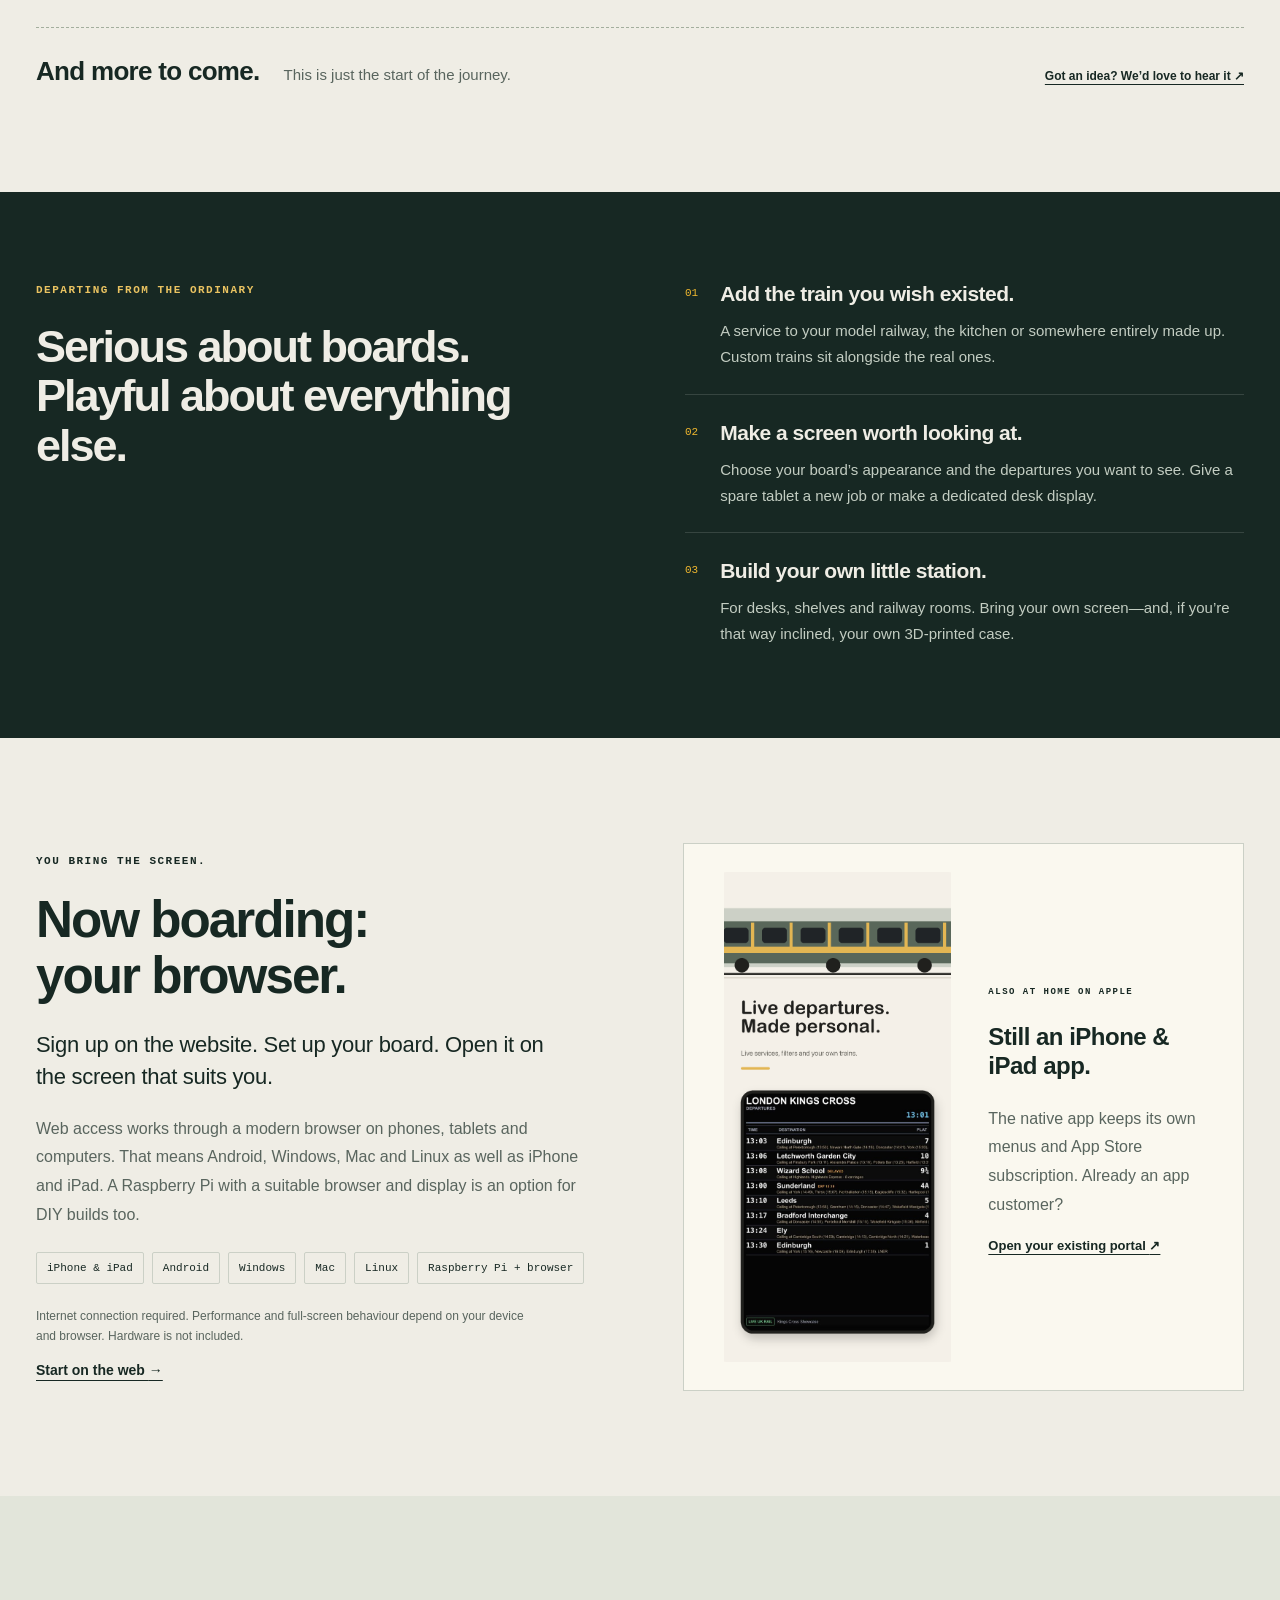
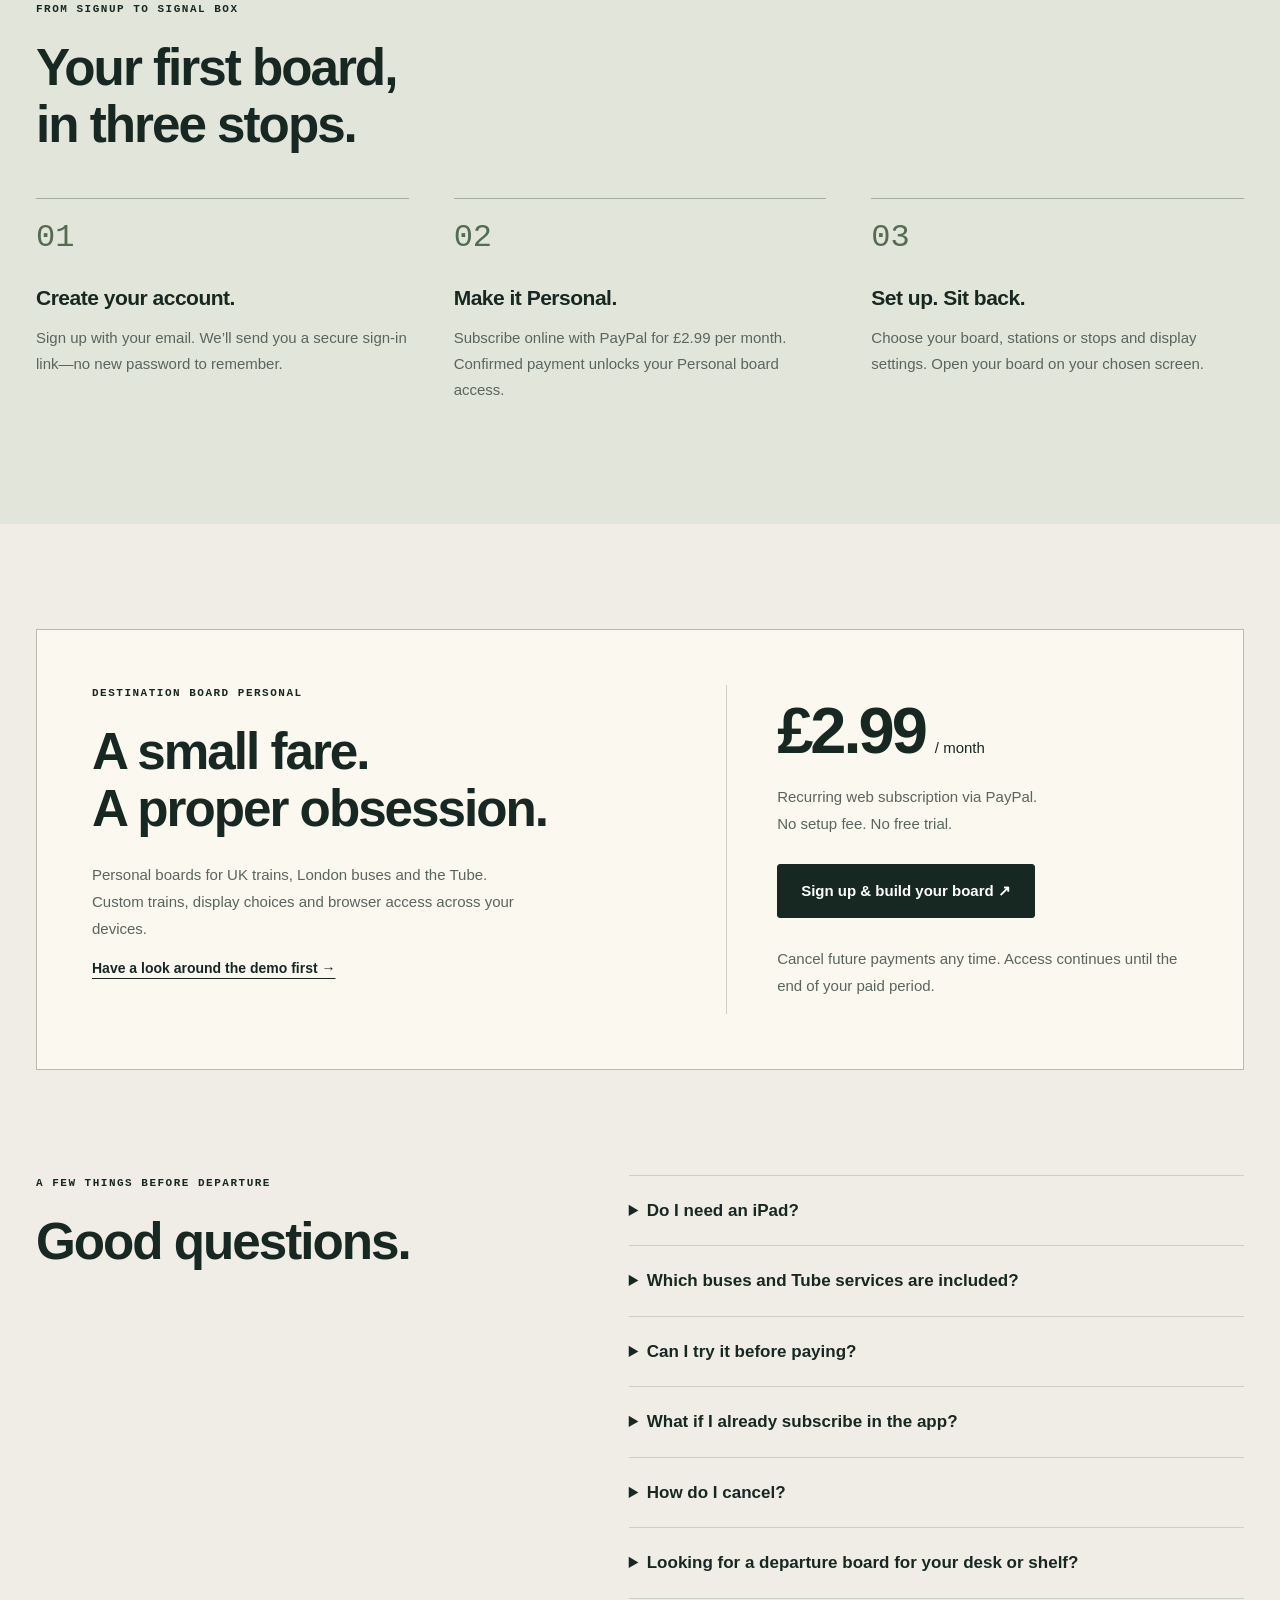
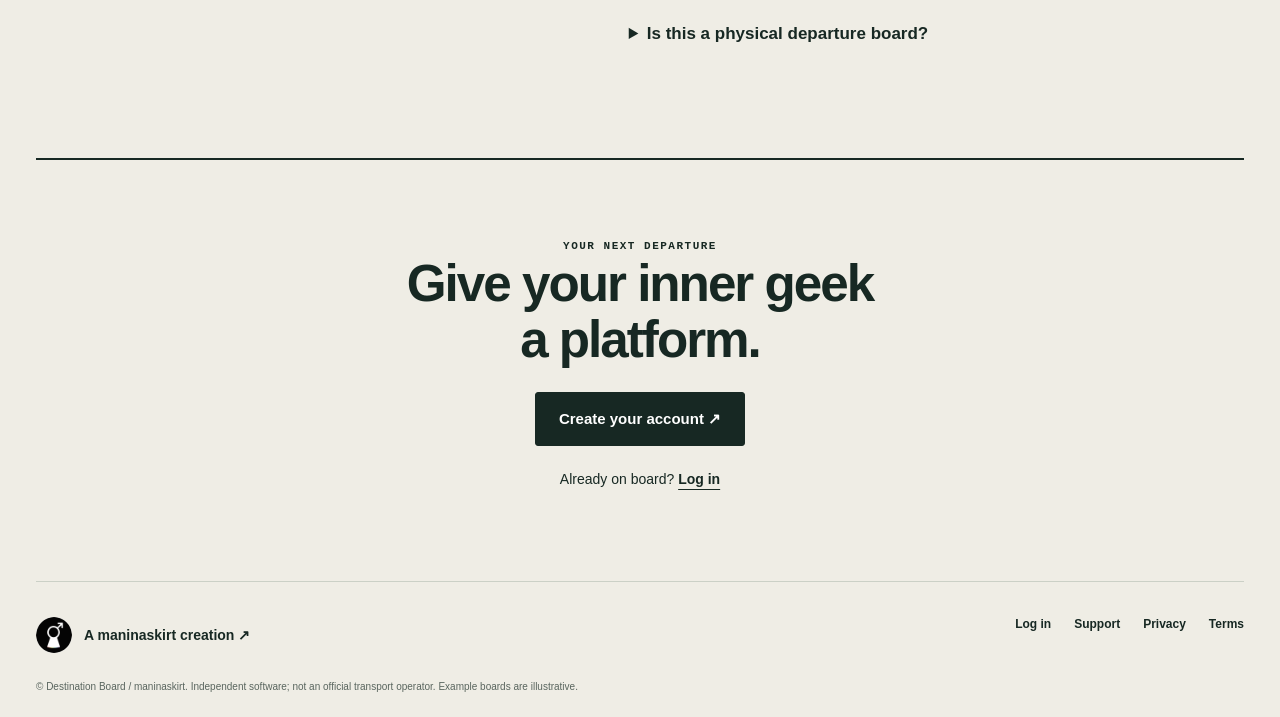
<file: destination-board/index.html>
<!doctype html>
<html lang="en">
<head>
<meta charset="utf-8"><meta name="viewport" content="width=device-width, initial-scale=1">
<meta name="theme-color" content="#efede5">
<meta name="description" content="Turn your own screen into a live departure board for home. UK trains, London buses and Tube arrivals in your browser. Software subscription £2.99/month.">
<title>Live Train Departure Board for Home | Destination Board</title>
<link rel="icon" href="/assets/apps/destination-board.png" type="image/png"><link rel="apple-touch-icon" href="/assets/apps/destination-board.png">
<link rel="canonical" href="https://destinationboard.co.uk/">
<meta name="robots" content="index,follow">
<meta property="og:type" content="website">
<meta property="og:site_name" content="Destination Board by maninaskirt">
<meta property="og:title" content="Live Train Departure Board for Home | Destination Board">
<meta property="og:description" content="UK trains, London buses and the Tube on your own screen. Cross-platform browser access. Personal £2.99/month. And more to come.">
<meta property="og:url" content="https://destinationboard.co.uk/">
<meta property="og:image" content="https://destinationboard.co.uk/assets/apps/destination-board.png">
<meta property="og:image:alt" content="Destination Board app icon">
<meta name="twitter:card" content="summary">
<meta name="twitter:title" content="Destination Board by maninaskirt">
<meta name="twitter:description" content="A little station for your shelf. UK rail, London buses and Tube boards in your browser. £2.99/month.">
<meta name="twitter:image" content="https://destinationboard.co.uk/assets/apps/destination-board.png">
<script type="application/ld+json">{"@context": "https://schema.org", "@type": "SoftwareApplication", "name": "Destination Board", "url": "https://destinationboard.co.uk/", "image": "https://destinationboard.co.uk/assets/apps/destination-board.png", "applicationCategory": "LifestyleApplication", "operatingSystem": "Web browser, iOS, iPadOS, Android, Windows, macOS, Linux", "description": "Personal departure boards for UK trains, London buses and the London Underground. Web Personal access is a recurring GBP 2.99 monthly subscription. Hardware is not included.", "publisher": {"@type": "Organization", "name": "maninaskirt", "url": "https://maninaskirt.com/"}, "offers": {"@type": "Offer", "price": "2.99", "priceCurrency": "GBP", "url": "https://destinationboard.co.uk/signup", "description": "Personal web subscription, billed monthly. No setup fee or free trial. Cancel future payments at any time."}}</script>
<link rel="stylesheet" href="/destination-board/styles.css">
</head>
<body>
<a class="skip" href="#main">Skip to content</a>
<header class="site-header wrap">
<a class="brand" href="https://destinationboard.co.uk" aria-label="Destination Board home"><img src="/assets/apps/destination-board.png" width="44" height="44" alt="Destination Board icon"><span>Destination<br><b>Board.</b><small>by maninaskirt</small></span></a>
<nav aria-label="Main navigation"><a href="#boards" class="desktop-link">The boards</a><a href="#screens" class="desktop-link">Your screen</a><a href="#pricing" class="desktop-link">Pricing</a><a href="https://destinationboard.co.uk/login">Log in</a><a class="button small" href="https://destinationboard.co.uk/signup">Sign up <span aria-hidden="true">↗</span></a></nav>
</header>
<main id="main">
<section class="hero wrap">
<div class="hero-copy"><p class="eyebrow"><span class="status-dot"></span> NOW CROSS-PLATFORM · IN YOUR BROWSER</p><h1>A little station.<br>A lot of <em>you.</em></h1>
<p class="lead">For the people who check the departure board even when they’re not going anywhere.</p>
<p class="intro">A live departure board for your home, desk or railway room. Your favourite UK trains, your local London bus and your bit of the Tube—all on a screen you already own. Give your inner transport geek somewhere to live.</p>
<div class="actions"><a class="button" href="https://destinationboard.co.uk/signup">Build your board <span aria-hidden="true">↗</span></a><a class="text-link" href="https://destinationboard.co.uk/destination-board/demo.html">Explore the demo <span aria-hidden="true">→</span></a></div>
<p class="fine">Create your account online · Personal £2.99/month · Cancel future payments any time</p>
</div>
<div class="hero-display"><div class="display-caption"><span>YOUR SHELF, PLATFORM 01</span><span>EST. WHENEVER YOU LIKE</span></div>
<div class="board-frame"><div class="board-top"><span id="board-place">LONDON KING’S CROSS</span><span>14:00</span></div>
<div class="board-labels"><span id="col-one">TIME</span><span>DESTINATION</span><span id="col-three">PLAT.</span></div>
<div id="example-rows"><div class="board-row"><b>14:03</b><span>Leeds<small>Calling at your happy place</small></span><b>6</b></div><div class="board-row"><b>14:12</b><span>Cambridge<small>On time</small></span><b>8</b></div><div class="board-row"><b>14:18</b><span>Edinburgh<small>On time</small></span><b>2</b></div><div class="board-row custom"><b>14:30</b><span>The Model Railway<small>Your own custom service</small></span><b>1</b></div></div>
<div class="board-bottom">PLEASE MIND THE GAP BETWEEN HOBBY AND OBSESSION.</div></div>
<div class="display-foot"></div><div class="shelf"></div>
<div class="board-switch" role="group" aria-label="Choose an example board"><button type="button" aria-pressed="true" data-mode="rail">Trains</button><button type="button" aria-pressed="false" data-mode="bus">London buses</button><button type="button" aria-pressed="false" data-mode="tube">The Tube</button></div><p class="sample-note" id="sample-note">Illustrative board with sample services, not live arrivals.</p>
</div></section>
<div class="route-strip" aria-label="Transport coverage"><div class="wrap"><span>01 / UK RAIL</span><span>02 / LONDON BUSES</span><span>03 / LONDON UNDERGROUND</span><span>YOUR BOARD. YOUR RULES.</span></div></div>
<section class="section wrap" id="boards"><div class="section-head"><p class="eyebrow">GO ON. GEEK OUT.</p><h2>Live departures.<br>Your own home board.</h2><p>The pleasure of a proper departure board, made personal. Pick the transport you love and the stops that matter to you.</p></div>
<div class="mode-grid"><article><span class="mode-no">01 — RAIL</span><div class="line-symbol rail-symbol" aria-hidden="true">↔</div><h3>Platform daydreamer.</h3><p>Live UK railway departures. Keep an eye on your station, filter the services you care about and enjoy that unmistakable station-board feeling.</p><span class="mode-detail">UK trains · Stations · Service filters</span></article>
<article><span class="mode-no">02 — BUS</span><div class="line-symbol bus-symbol" aria-hidden="true">BUS</div><h3>Your stop. On your shelf.</h3><p>Live London bus arrivals from TfL. Bring your local stop indoors with a Countdown-style board, ready for that “have I got time for a cuppa?” moment.</p><span class="mode-detail">London buses · TfL arrivals</span></article>
<article><span class="mode-no">03 — TUBE</span><div class="line-symbol tube-symbol" aria-hidden="true">TUBE</div><h3>Mind the obsession.</h3><p>London Underground arrivals in a Tube-style display. Your favourite station, a little dot-matrix atmosphere and a very good excuse to look up.</p><span class="mode-detail">London Underground · TfL arrivals</span></article></div><div class="more-to-come"><h3>And more to come.</h3><p>This is just the start of the journey.</p><a href="mailto:hello@maninaskirt.com">Got an idea? We’d love to hear it ↗</a></div></section>
<section class="geek-section"><div class="wrap geek-grid"><div><p class="eyebrow">DEPARTING FROM THE ORDINARY</p><h2>Serious about boards.<br>Playful about everything else.</h2></div><div class="geek-details"><article><span>01</span><div><h3>Add the train you wish existed.</h3><p>A service to your model railway, the kitchen or somewhere entirely made up. Custom trains sit alongside the real ones.</p></div></article><article><span>02</span><div><h3>Make a screen worth looking at.</h3><p>Choose your board’s appearance and the departures you want to see. Give a spare tablet a new job or make a dedicated desk display.</p></div></article><article><span>03</span><div><h3>Build your own little station.</h3><p>For desks, shelves and railway rooms. Bring your own screen—and, if you’re that way inclined, your own 3D-printed case.</p></div></article></div></div></section>
<section class="section wrap" id="screens"><div class="platform-grid"><div><p class="eyebrow">YOU BRING THE SCREEN.</p><h2>Now boarding:<br>your browser.</h2><p class="lead">Sign up on the website. Set up your board. Open it on the screen that suits you.</p><p>Web access works through a modern browser on phones, tablets and computers. That means Android, Windows, Mac and Linux as well as iPhone and iPad. A Raspberry Pi with a suitable browser and display is an option for DIY builds too.</p><div class="platform-tags"><span>iPhone &amp; iPad</span><span>Android</span><span>Windows</span><span>Mac</span><span>Linux</span><span>Raspberry Pi + browser</span></div><p class="fine">Internet connection required. Performance and full-screen behaviour depend on your device and browser. Hardware is not included.</p><a class="text-link" href="https://destinationboard.co.uk/signup">Start on the web <span aria-hidden="true">→</span></a></div>
<div class="screen-story"><img src="/assets/screens/destination-board-live.png" width="1242" height="2688" loading="lazy" alt="Destination Board’s native iPhone display showing a railway departure board"><div><span class="eyebrow">ALSO AT HOME ON APPLE</span><h3>Still an iPhone &amp; iPad app.</h3><p>The native app keeps its own menus and App Store subscription. Already an app customer?</p><a href="https://destination-board.onrender.com/portal">Open your existing portal <span aria-hidden="true">↗</span></a></div></div></div></section>
<section class="how-section section"><div class="wrap"><p class="eyebrow">FROM SIGNUP TO SIGNAL BOX</p><h2>Your first board,<br>in three stops.</h2><ol class="steps"><li><span>01</span><h3>Create your account.</h3><p>Sign up with your email. We’ll send you a secure sign-in link—no new password to remember.</p></li><li><span>02</span><h3>Make it Personal.</h3><p>Subscribe online with PayPal for £2.99 per month. Confirmed payment unlocks your Personal board access.</p></li><li><span>03</span><h3>Set up. Sit back.</h3><p>Choose your board, stations or stops and display settings. Open your board on your chosen screen.</p></li></ol></div></section>
<section class="section wrap" id="pricing"><div class="price-card"><div><p class="eyebrow">DESTINATION BOARD PERSONAL</p><h2>A small fare.<br>A proper obsession.</h2><p>Personal boards for UK trains, London buses and the Tube. Custom trains, display choices and browser access across your devices.</p><a class="text-link" href="https://destinationboard.co.uk/destination-board/demo.html">Have a look around the demo first →</a></div><div class="price-buy"><p class="price">£2.99<span>/ month</span></p><p>Recurring web subscription via PayPal.<br>No setup fee. No free trial.</p><a class="button" href="https://destinationboard.co.uk/signup">Sign up &amp; build your board ↗</a><p class="fine">Cancel future payments any time. Access continues until the end of your paid period.</p></div></div></section>
<section class="faq wrap"><div><p class="eyebrow">A FEW THINGS BEFORE DEPARTURE</p><h2>Good questions.</h2></div><div><details><summary>Do I need an iPad?</summary><p>No. The web version runs in a modern browser on a suitable phone, tablet or computer. Use a device you already have, or build a dedicated display. You do not need to buy the Apple app to subscribe on the web.</p></details><details><summary>Which buses and Tube services are included?</summary><p>The bus and Underground boards use TfL arrival information for London. They are not a nationwide bus service. Railway boards show UK rail departures.</p></details><details><summary>Can I try it before paying?</summary><p>You can explore the read-only demo. Creating a web account is free; your own Personal boards unlock after a confirmed £2.99 monthly subscription payment. There is no free subscription trial.</p></details><details><summary>What if I already subscribe in the app?</summary><p>Use your existing app and portal account. Apple manages App Store subscriptions; PayPal manages web subscriptions. You do not need to buy a second subscription for the same account’s existing paid access. Contact us if you need help finding the right login.</p></details><details><summary>How do I cancel?</summary><p>Open Web billing in your account, or manage your automatic payment in PayPal. Cancelling stops future payments and keeps access until your paid period ends. Your saved boards remain. App Store subscriptions are managed separately through Apple.</p></details><details><summary>Looking for a departure board for your desk or shelf?</summary><p>Destination Board is a software alternative to buying a dedicated departure board. Turn a suitable tablet or computer screen into a live train departure board for home, with London bus and Tube boards too. Bring your own screen and subscribe for £2.99/month; a screen, case and stand are not included.</p></details><details><summary>Is this a physical departure board?</summary><p>This is the software. You supply the screen, internet connection and any case or stand. Live information can change or be delayed—always check your journey before travelling.</p></details></div></section>
<section class="final-call wrap"><span class="eyebrow">YOUR NEXT DEPARTURE</span><h2>Give your inner geek<br>a platform.</h2><a class="button" href="https://destinationboard.co.uk/signup">Create your account ↗</a><p>Already on board? <a href="https://destinationboard.co.uk/login">Log in</a></p></section>
</main>
<footer class="wrap"><a class="footer-brand" href="https://maninaskirt.com"><img src="/assets/logo.png" width="36" height="36" alt=""><span>A maninaskirt creation ↗</span></a><nav aria-label="Support and legal"><a href="https://destinationboard.co.uk/login">Log in</a><a href="mailto:hello@maninaskirt.com">Support</a><a href="https://destination-board.onrender.com/privacy">Privacy</a><a href="https://destination-board.onrender.com/terms">Terms</a></nav><p>© Destination Board / maninaskirt. Independent software; not an official transport operator. Example boards are illustrative.</p></footer>
<script>
const examples={rail:{place:'LONDON KING’S CROSS',one:'TIME',three:'PLAT.',rows:[['14:03','Leeds','Calling at your happy place','6'],['14:12','Cambridge','On time','8'],['14:18','Edinburgh','On time','2'],['14:30','The Model Railway','Your own custom service','1']]},bus:{place:'YOUR LONDON BUS STOP',one:'ROUTE',three:'DUE',rows:[['73','Stoke Newington','Sample London arrival','2 min'],['38','Clapton Pond','Sample London arrival','5 min'],['19','Finsbury Park','Sample London arrival','8 min'],['73','Stoke Newington','Time for a cuppa?','12 min']]},tube:{place:'YOUR UNDERGROUND STATION',one:'LINE',three:'DUE',rows:[['PIC','Cockfosters','Sample Piccadilly line arrival','1 min'],['PIC','Heathrow T5','Sample Piccadilly line arrival','3 min'],['PIC','Uxbridge','Sample Piccadilly line arrival','6 min'],['PIC','Cockfosters','Mind the gap','8 min']]}};
document.querySelectorAll('[data-mode]').forEach(button=>button.addEventListener('click',()=>{const mode=button.dataset.mode,data=examples[mode];document.querySelectorAll('[data-mode]').forEach(b=>b.setAttribute('aria-pressed',String(b===button)));document.getElementById('board-place').textContent=data.place;document.getElementById('col-one').textContent=data.one;document.getElementById('col-three').textContent=data.three;document.getElementById('example-rows').innerHTML=data.rows.map((r,i)=>`<div class="board-row ${mode==='rail'&&i===3?'custom':''}"><b>${r[0]}</b><span>${r[1]}<small>${r[2]}</small></span><b>${r[3]}</b></div>`).join('');}));
</script>
</body></html>
</file>
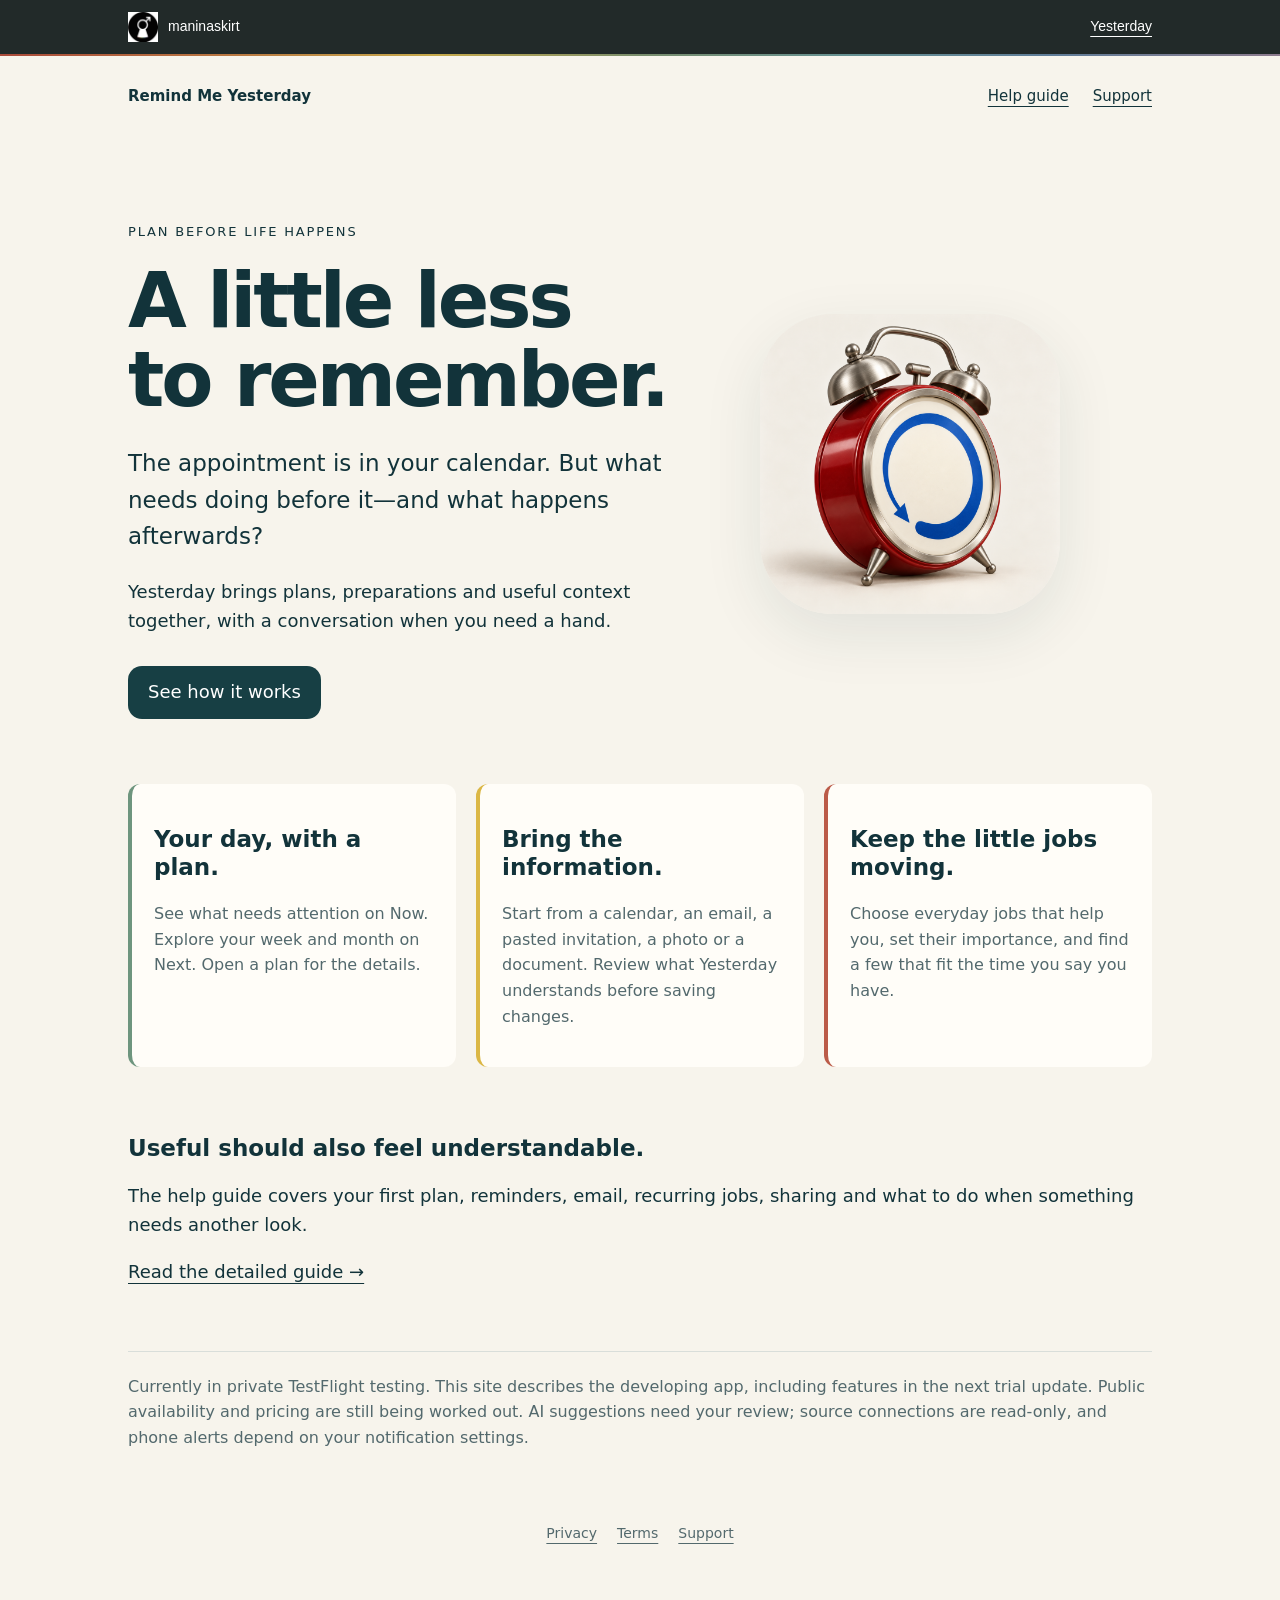
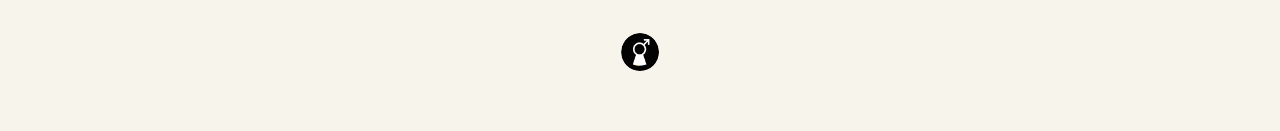
<file: RemindMeYesterday/index.html>
<!doctype html><html lang="en"><head><meta charset="utf-8"><meta name="viewport" content="width=device-width,initial-scale=1"><meta name="description" content="Remind Me Yesterday helps turn your plans into useful preparations, before, during and afterwards."><title>Remind Me Yesterday · maninaskirt</title><style>
:root{color-scheme:light dark;--paper:#f7f4ec;--ink:#12333a;--muted:#53696d;--card:#fffdf8;--line:#d9deda}*{box-sizing:border-box}body{margin:0;background:var(--paper);color:var(--ink);font:18px/1.6 system-ui,-apple-system,sans-serif}main,header,footer{max-width:1080px;margin:auto;padding:28px}header{display:flex;gap:24px;justify-content:space-between;align-items:center;font-size:15px}a{color:inherit;text-underline-offset:5px}nav{display:flex;gap:24px}.hero{display:grid;grid-template-columns:1.5fr 1fr;align-items:center;gap:45px;padding:45px 0 65px}h1{font-size:clamp(45px,7vw,76px);line-height:1.04;letter-spacing:-.04em;margin:18px 0 26px}.eyebrow{font-size:13px;letter-spacing:.14em;text-transform:uppercase}.intro{font-size:23px;max-width:540px}.clock{height:auto;aspect-ratio:1;object-fit:contain;width:100%;max-width:300px;border-radius:24%;box-shadow:0 20px 60px #14313918}.button{display:inline-block;background:#173f44;color:#fff;padding:12px 20px;border-radius:14px;text-decoration:none;margin-top:12px}.features{display:grid;grid-template-columns:repeat(3,1fr);gap:20px}.features section{background:var(--card);border-left:4px solid #6e957e;border-radius:12px;padding:22px}.features section:nth-child(2){border-color:#dbb745}.features section:nth-child(3){border-color:#bb5b48}h2{font-size:23px;line-height:1.25}.features p,.note{color:var(--muted);font-size:16px}.guide{padding:48px 0}.note{border-top:1px solid var(--line);padding-top:22px}footer{text-align:center;font-size:14px;color:var(--muted)}footer img{display:block;width:46px;height:46px;border-radius:50%;margin:24px auto}footer a{margin:0 10px}@media(max-width:700px){.hero{grid-template-columns:1fr;gap:26px;padding-top:24px}.clock{width:150px;order:-1}.features{grid-template-columns:1fr}header{align-items:flex-start;gap:12px}nav{gap:14px}}@media(prefers-color-scheme:dark){:root{--paper:#142429;--ink:#edf5f4;--muted:#b3c5c8;--card:#203339;--line:#52686d}}
</style><link rel="stylesheet" href="/RemindMeYesterday/assets/brand.css"></head><body><div class="mias-header"><div class="mias-inner"><a class="mias-home" href="https://maninaskirt.com/" aria-label="Man in a Skirt home"><img src="/RemindMeYesterday/assets/maninaskirt.jpeg" width="30" height="30" alt=""><span>maninaskirt</span></a><a href="/RemindMeYesterday/">Yesterday</a></div><div class="mias-ribbon" aria-hidden="true"></div></div><header><strong>Remind Me Yesterday</strong><nav aria-label="Main"><a href="help/">Help guide</a><a href="support/">Support</a></nav></header><main><div class="hero"><div><p class="eyebrow">Plan before life happens</p><h1>A little less<br>to remember.</h1><p class="intro">The appointment is in your calendar. But what needs doing before it—and what happens afterwards?</p><p>Yesterday brings plans, preparations and useful context together, with a conversation when you need a hand.</p><a class="button" href="help/">See how it works</a></div><img class="clock" src="assets/app-icon.png" alt="Yesterday’s retro alarm clock" width="300" height="300"></div><div class="features"><section><h2>Your day, with a plan.</h2><p>See what needs attention on Now. Explore your week and month on Next. Open a plan for the details.</p></section><section><h2>Bring the information.</h2><p>Start from a calendar, an email, a pasted invitation, a photo or a document. Review what Yesterday understands before saving changes.</p></section><section><h2>Keep the little jobs moving.</h2><p>Choose everyday jobs that help you, set their importance, and find a few that fit the time you say you have.</p></section></div><section class="guide"><h2>Useful should also feel understandable.</h2><p>The help guide covers your first plan, reminders, email, recurring jobs, sharing and what to do when something needs another look.</p><a href="help/">Read the detailed guide →</a></section><p class="note">Currently in private TestFlight testing. This site describes the developing app, including features in the next trial update. Public availability and pricing are still being worked out. AI suggestions need your review; source connections are read-only, and phone alerts depend on your notification settings.</p></main><footer><a href="privacy/">Privacy</a><a href="terms/">Terms</a><a href="support/">Support</a></footer><div class="mias-footer"><a href="https://maninaskirt.com/apps/" aria-label="More from maninaskirt"><img src="/RemindMeYesterday/assets/maninaskirt.jpeg" width="38" height="38" alt="maninaskirt"></a></div></body></html>
</file>
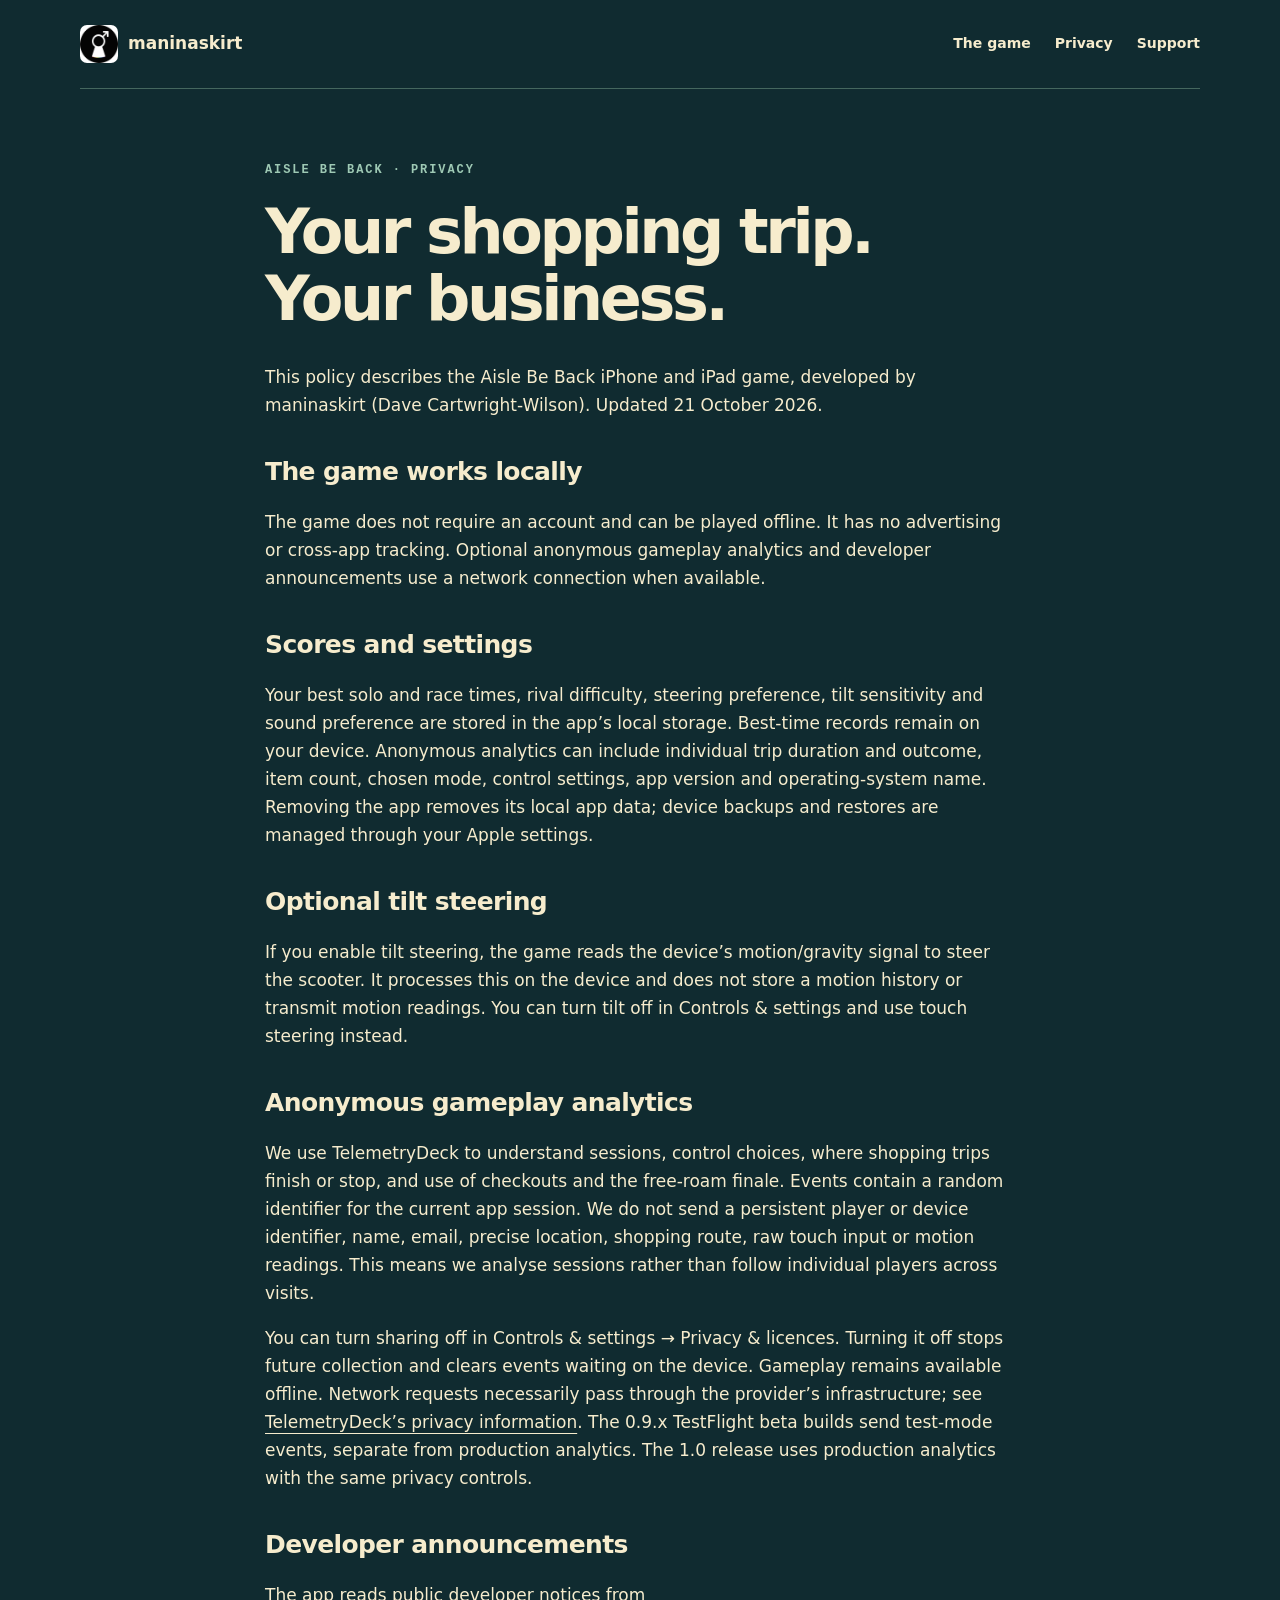
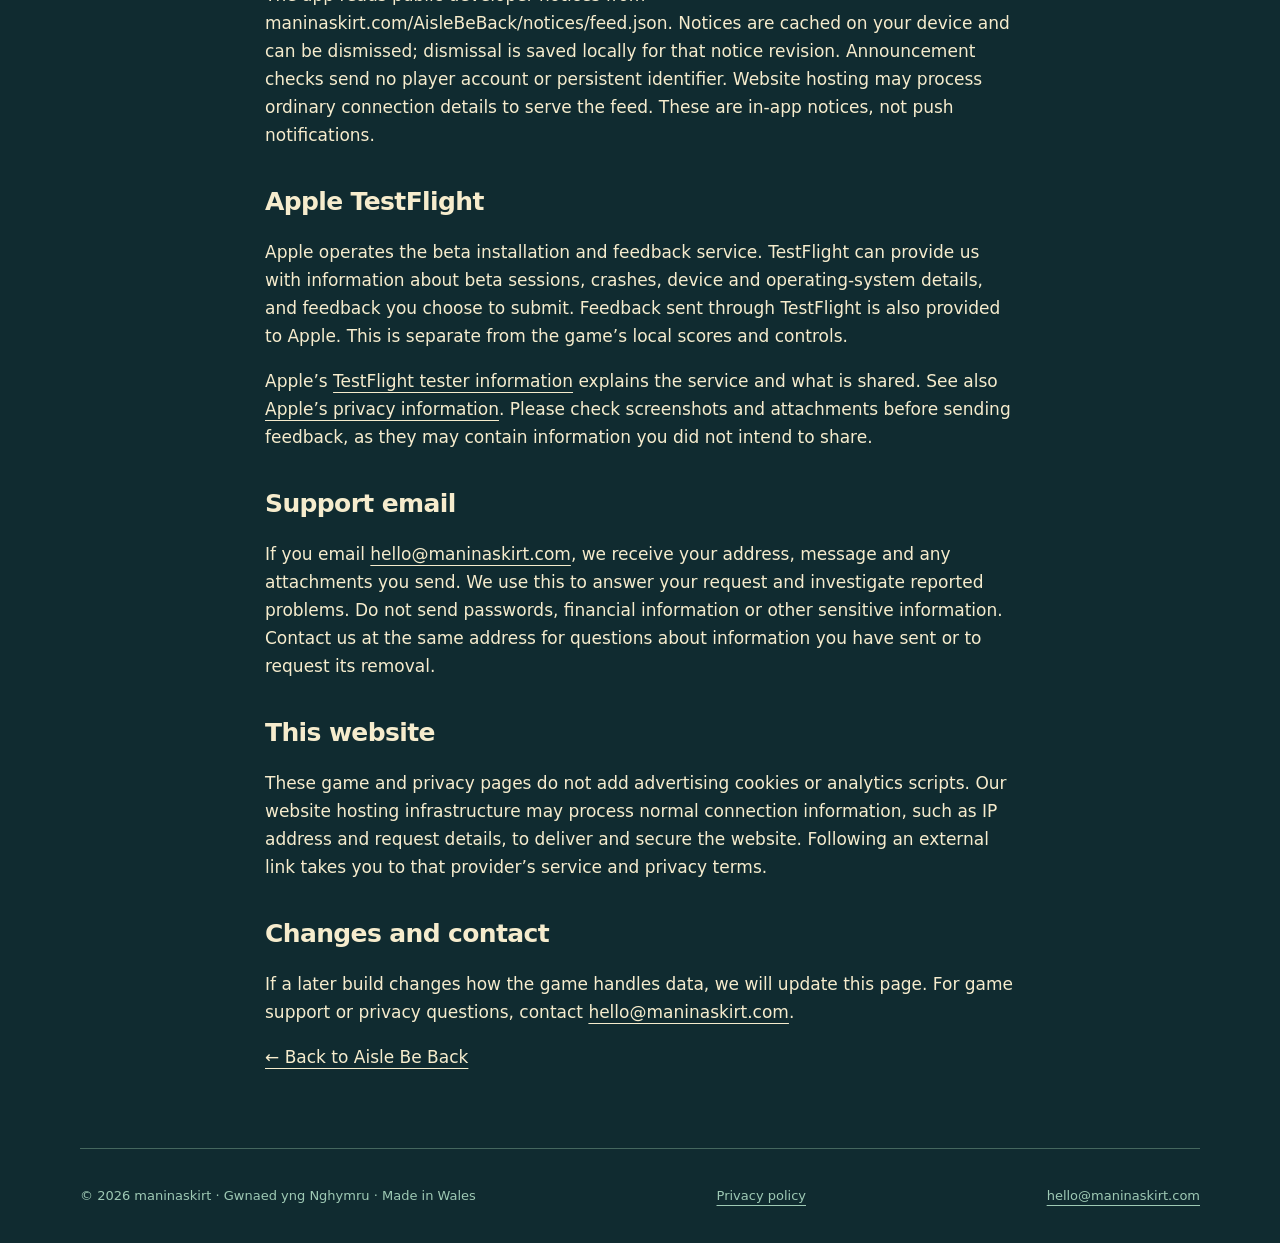
<file: AisleBeBack/privacy/index.html>
<!doctype html><html lang="en"><head><meta charset="utf-8"><meta name="viewport" content="width=device-width,initial-scale=1"><meta name="theme-color" content="#102b30"><title>Aisle Be Back privacy policy | maninaskirt</title><meta name="description" content="Privacy information for the Aisle Be Back iPhone and iPad game: local scores, optional tilt steering, TestFlight feedback and support."><link rel="canonical" href="https://maninaskirt.com/AisleBeBack/privacy/"><link rel="icon" href="/favicon.ico"><style>*{box-sizing:border-box}html{scroll-behavior:smooth}body{margin:0;background:#102b30;color:#f6eccd;font:17px/1.65 system-ui,-apple-system,sans-serif}a{color:inherit;text-underline-offset:5px}a:focus-visible{outline:3px solid #f1c66d;outline-offset:6px}header,main,footer{width:min(1120px,90%);margin:auto}header{display:flex;align-items:center;justify-content:space-between;padding:25px 0;border-bottom:1px solid #45675e}header a{text-decoration:none;font-weight:750}header img{vertical-align:middle;border-radius:7px;margin-right:10px}nav{display:flex;gap:24px;font-size:14px}.eyebrow{color:#9ec9b4;letter-spacing:.16em;text-transform:uppercase;font:700 12px/1.5 ui-monospace,monospace}.hero{padding:70px 0 45px;display:grid;grid-template-columns:1fr 1fr;gap:45px;align-items:center}h1{font-size:clamp(56px,8vw,100px);line-height:.97;letter-spacing:-.055em;margin:20px 0 30px;text-transform:uppercase}h1 span{color:#f1c66d}.lead{font-size:23px;line-height:1.45;max-width:550px}.button{display:inline-block;background:#f1c66d;color:#102b30;padding:13px 23px;border-radius:6px;text-decoration:none;font-weight:800}.fine{font-size:13px;color:#9ec9b4}.receipt{background:#f6eccd;color:#102b30;padding:30px;transform:rotate(3deg);box-shadow:15px 15px 0 #203f42;font-family:ui-monospace,monospace;max-width:380px;margin:25px auto}.receipt h2{text-align:center;letter-spacing:.1em;font-size:22px}.receipt p{border-top:1px dashed #45675e;padding-top:15px}.receipt ul{padding:0;list-style:none}.receipt li{display:flex;justify-content:space-between;padding:6px 0}.receipt strong{display:block;border-top:2px dashed #45675e;padding-top:20px;font-size:20px;text-align:center}figure{margin:25px 0 65px}figure img{width:100%;height:auto;border:1px solid #527568;border-radius:8px;display:block}figcaption{font-size:12px;color:#9ec9b4;margin-top:12px}.section{padding:48px 0;border-top:1px solid #45675e}h2{font-size:clamp(28px,4vw,42px);line-height:1.2;letter-spacing:-.025em;margin-top:0}.split{display:grid;grid-template-columns:1fr 1fr;gap:65px}.steps{padding-left:22px}.steps li{padding:0 0 18px 10px}details{border-top:1px solid #45675e;padding:20px 0}summary{cursor:pointer;font-weight:750}footer{padding:36px 0;display:flex;flex-wrap:wrap;justify-content:space-between;gap:20px;border-top:1px solid #45675e;font-size:13px;color:#9ec9b4}.policy{max-width:750px;padding:60px 0}.policy h1{font-size:clamp(40px,6vw,62px);line-height:1.08;text-transform:none}.policy h2{font-size:25px;margin-top:38px}.skip{position:absolute;left:15px;top:-100px}.skip:focus{top:10px;background:#f1c66d;color:#102b30;padding:10px}@media(max-width:720px){.hero,.split{grid-template-columns:1fr;gap:20px}.hero{padding-top:45px}.receipt{width:90%;margin:20px auto 30px}nav{gap:14px}header img{width:30px;height:30px}header{font-size:14px}.lead{font-size:21px}figure{margin-bottom:40px}}@media(prefers-reduced-motion:reduce){html{scroll-behavior:auto}}</style></head><body><a class="skip" href="#main">Skip to content</a><header><a href="/" aria-label="maninaskirt home"><img src="/assets/logo.png" width="38" height="38" alt="">maninaskirt</a><nav aria-label="Game navigation"><a href="/AisleBeBack/">The game</a><a href="/AisleBeBack/privacy/">Privacy</a><a href="mailto:hello@maninaskirt.com">Support</a></nav></header><main id="main" class="policy"><p class="eyebrow">Aisle Be Back · privacy</p><h1>Your shopping trip.<br>Your business.</h1><p>This policy describes the Aisle Be Back iPhone and iPad game, developed by maninaskirt (Dave Cartwright-Wilson). Updated 21 October 2026.</p><h2>The game works locally</h2><p>The game does not require an account and can be played offline. It has no advertising or cross-app tracking. Optional anonymous gameplay analytics and developer announcements use a network connection when available.</p><h2>Scores and settings</h2><p>Your best solo and race times, rival difficulty, steering preference, tilt sensitivity and sound preference are stored in the app’s local storage. Best-time records remain on your device. Anonymous analytics can include individual trip duration and outcome, item count, chosen mode, control settings, app version and operating-system name. Removing the app removes its local app data; device backups and restores are managed through your Apple settings.</p><h2>Optional tilt steering</h2><p>If you enable tilt steering, the game reads the device’s motion/gravity signal to steer the scooter. It processes this on the device and does not store a motion history or transmit motion readings. You can turn tilt off in Controls &amp; settings and use touch steering instead.</p><h2>Anonymous gameplay analytics</h2><p>We use TelemetryDeck to understand sessions, control choices, where shopping trips finish or stop, and use of checkouts and the free-roam finale. Events contain a random identifier for the current app session. We do not send a persistent player or device identifier, name, email, precise location, shopping route, raw touch input or motion readings. This means we analyse sessions rather than follow individual players across visits.</p><p>You can turn sharing off in Controls &amp; settings → Privacy &amp; licences. Turning it off stops future collection and clears events waiting on the device. Gameplay remains available offline. Network requests necessarily pass through the provider’s infrastructure; see <a href="https://telemetrydeck.com/privacy/">TelemetryDeck’s privacy information</a>. The 0.9.x TestFlight beta builds send test-mode events, separate from production analytics. The 1.0 release uses production analytics with the same privacy controls.</p><h2>Developer announcements</h2><p>The app reads public developer notices from maninaskirt.com/AisleBeBack/notices/feed.json. Notices are cached on your device and can be dismissed; dismissal is saved locally for that notice revision. Announcement checks send no player account or persistent identifier. Website hosting may process ordinary connection details to serve the feed. These are in-app notices, not push notifications.</p><h2>Apple TestFlight</h2><p>Apple operates the beta installation and feedback service. TestFlight can provide us with information about beta sessions, crashes, device and operating-system details, and feedback you choose to submit. Feedback sent through TestFlight is also provided to Apple. This is separate from the game’s local scores and controls.</p><p>Apple’s <a href="https://testflight.apple.com/">TestFlight tester information</a> explains the service and what is shared. See also <a href="https://www.apple.com/legal/privacy/">Apple’s privacy information</a>. Please check screenshots and attachments before sending feedback, as they may contain information you did not intend to share.</p><h2>Support email</h2><p>If you email <a href="mailto:hello@maninaskirt.com">hello@maninaskirt.com</a>, we receive your address, message and any attachments you send. We use this to answer your request and investigate reported problems. Do not send passwords, financial information or other sensitive information. Contact us at the same address for questions about information you have sent or to request its removal.</p><h2>This website</h2><p>These game and privacy pages do not add advertising cookies or analytics scripts. Our website hosting infrastructure may process normal connection information, such as IP address and request details, to deliver and secure the website. Following an external link takes you to that provider’s service and privacy terms.</p><h2>Changes and contact</h2><p>If a later build changes how the game handles data, we will update this page. For game support or privacy questions, contact <a href="mailto:hello@maninaskirt.com">hello@maninaskirt.com</a>.</p><p><a href="/AisleBeBack/">← Back to Aisle Be Back</a></p></main><footer><span>© 2026 maninaskirt · Gwnaed yng Nghymru · Made in Wales</span><a href="/AisleBeBack/privacy/">Privacy policy</a><a href="mailto:hello@maninaskirt.com">hello@maninaskirt.com</a></footer></body></html>
</file>
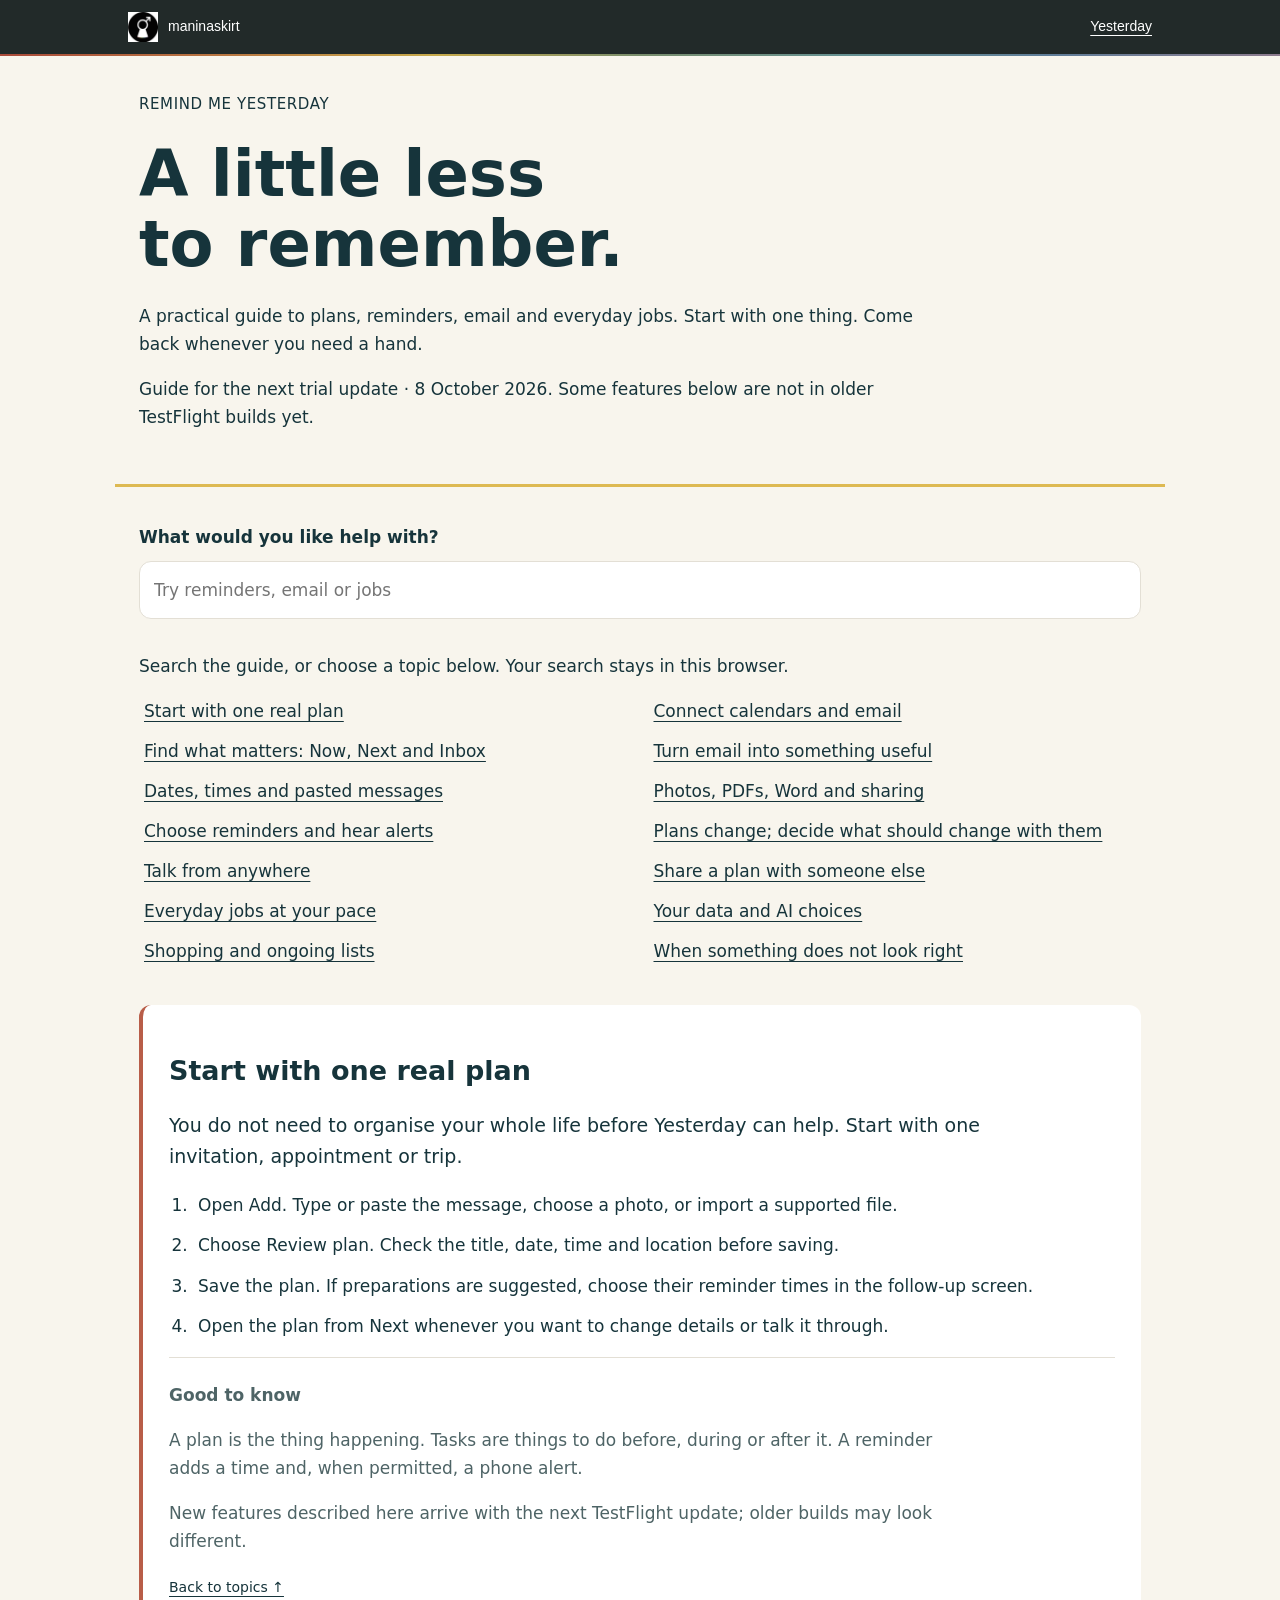
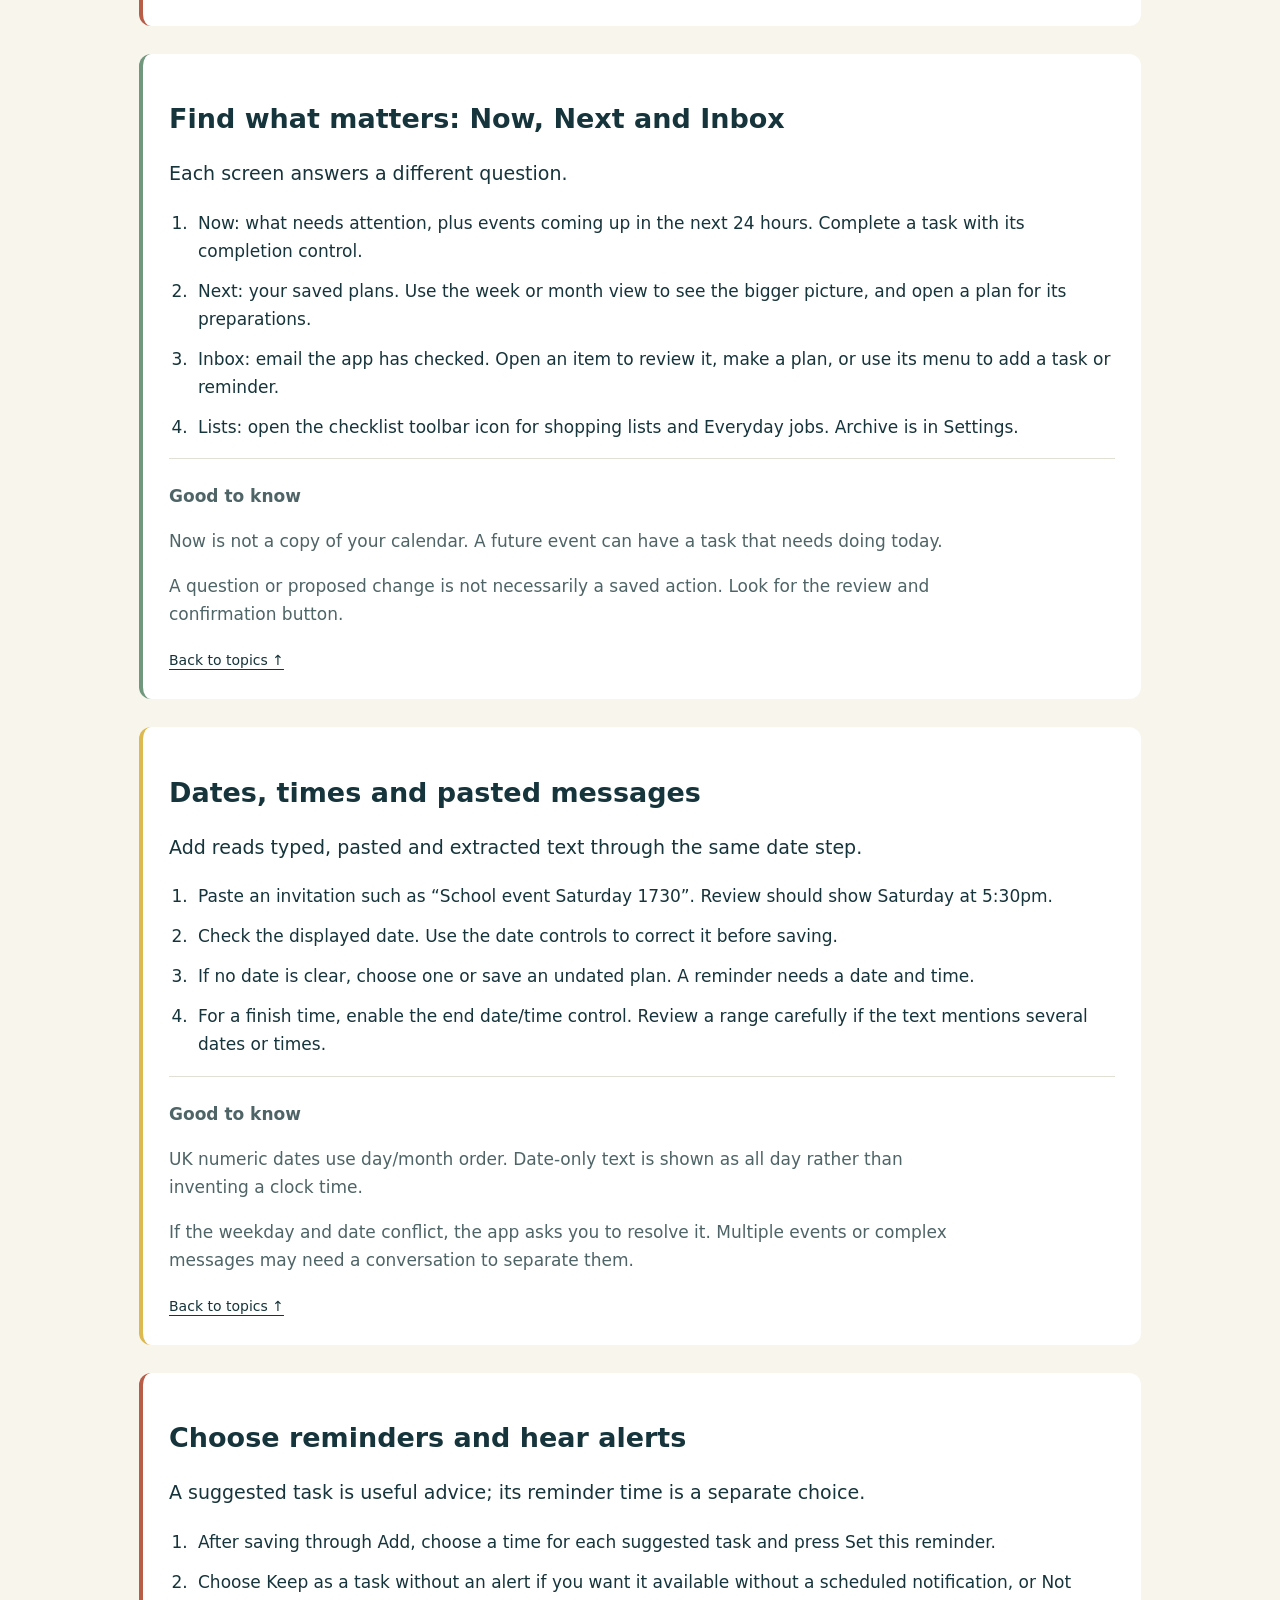
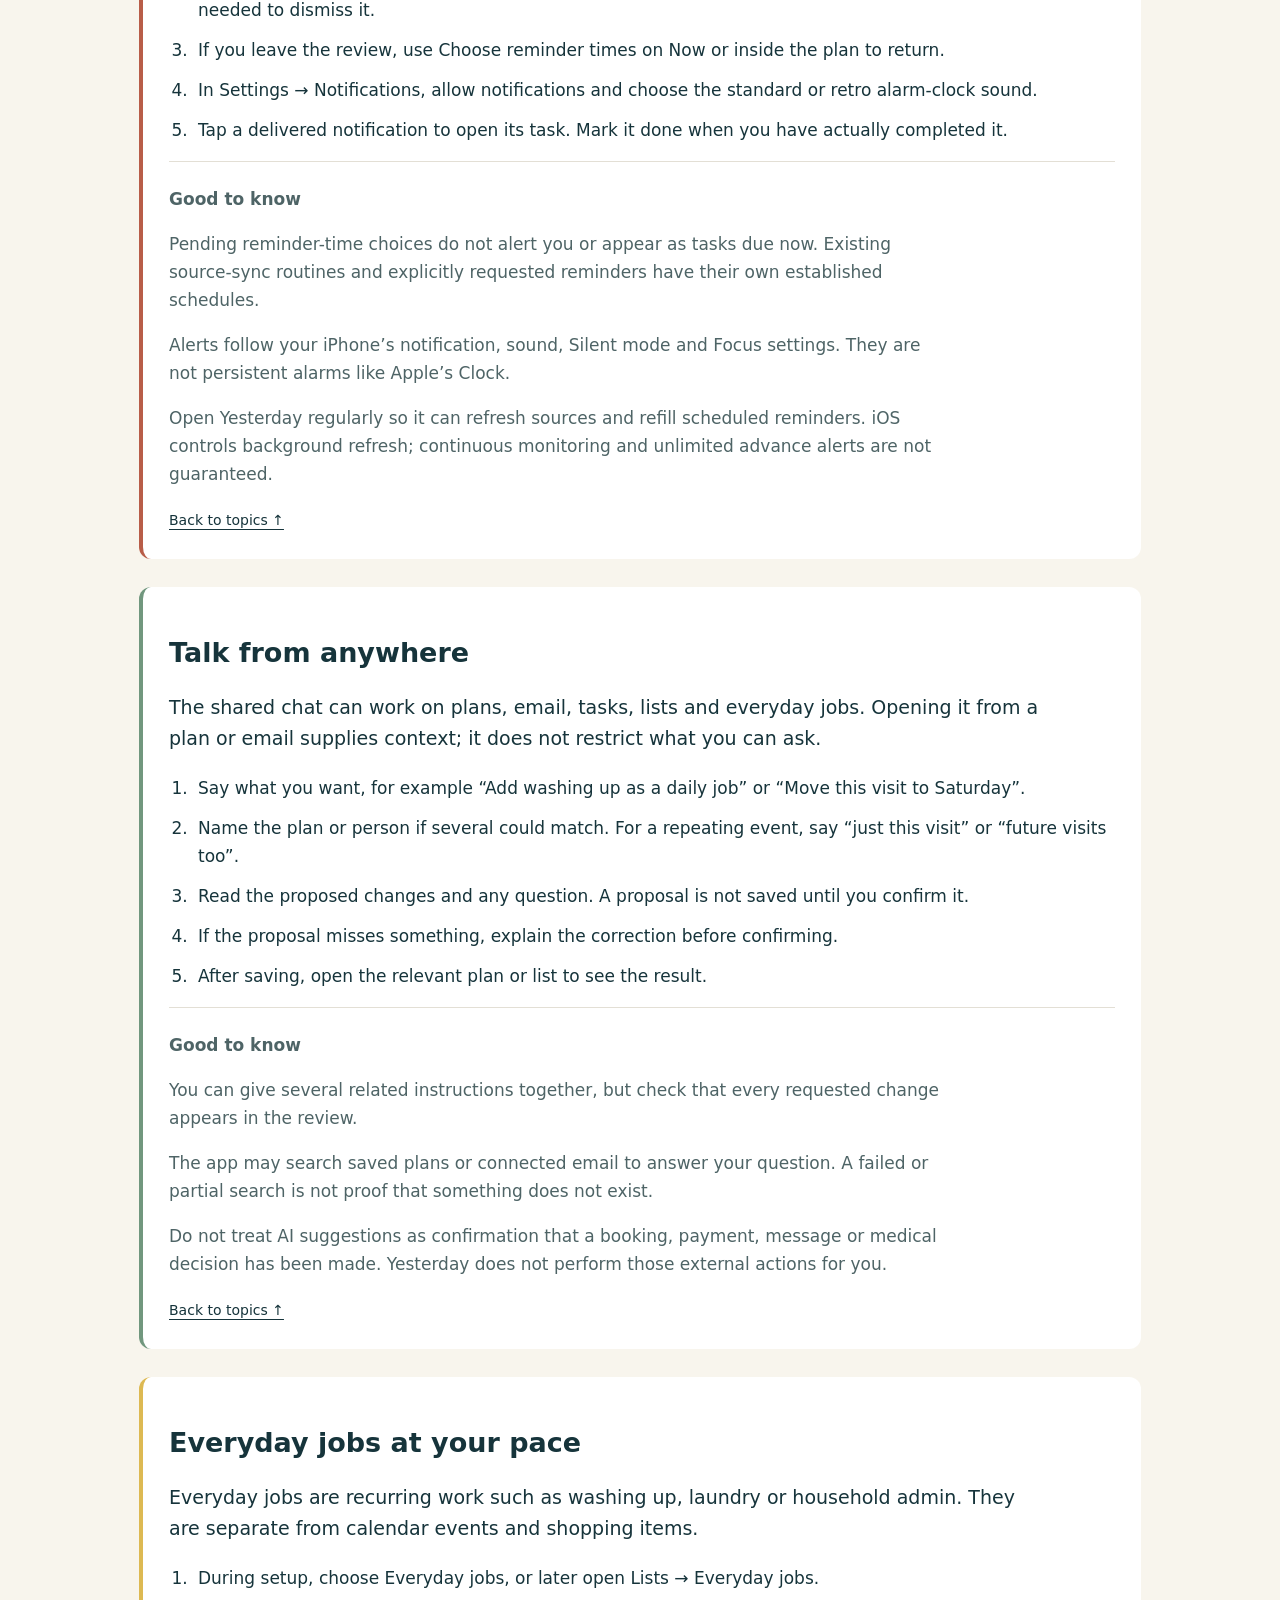
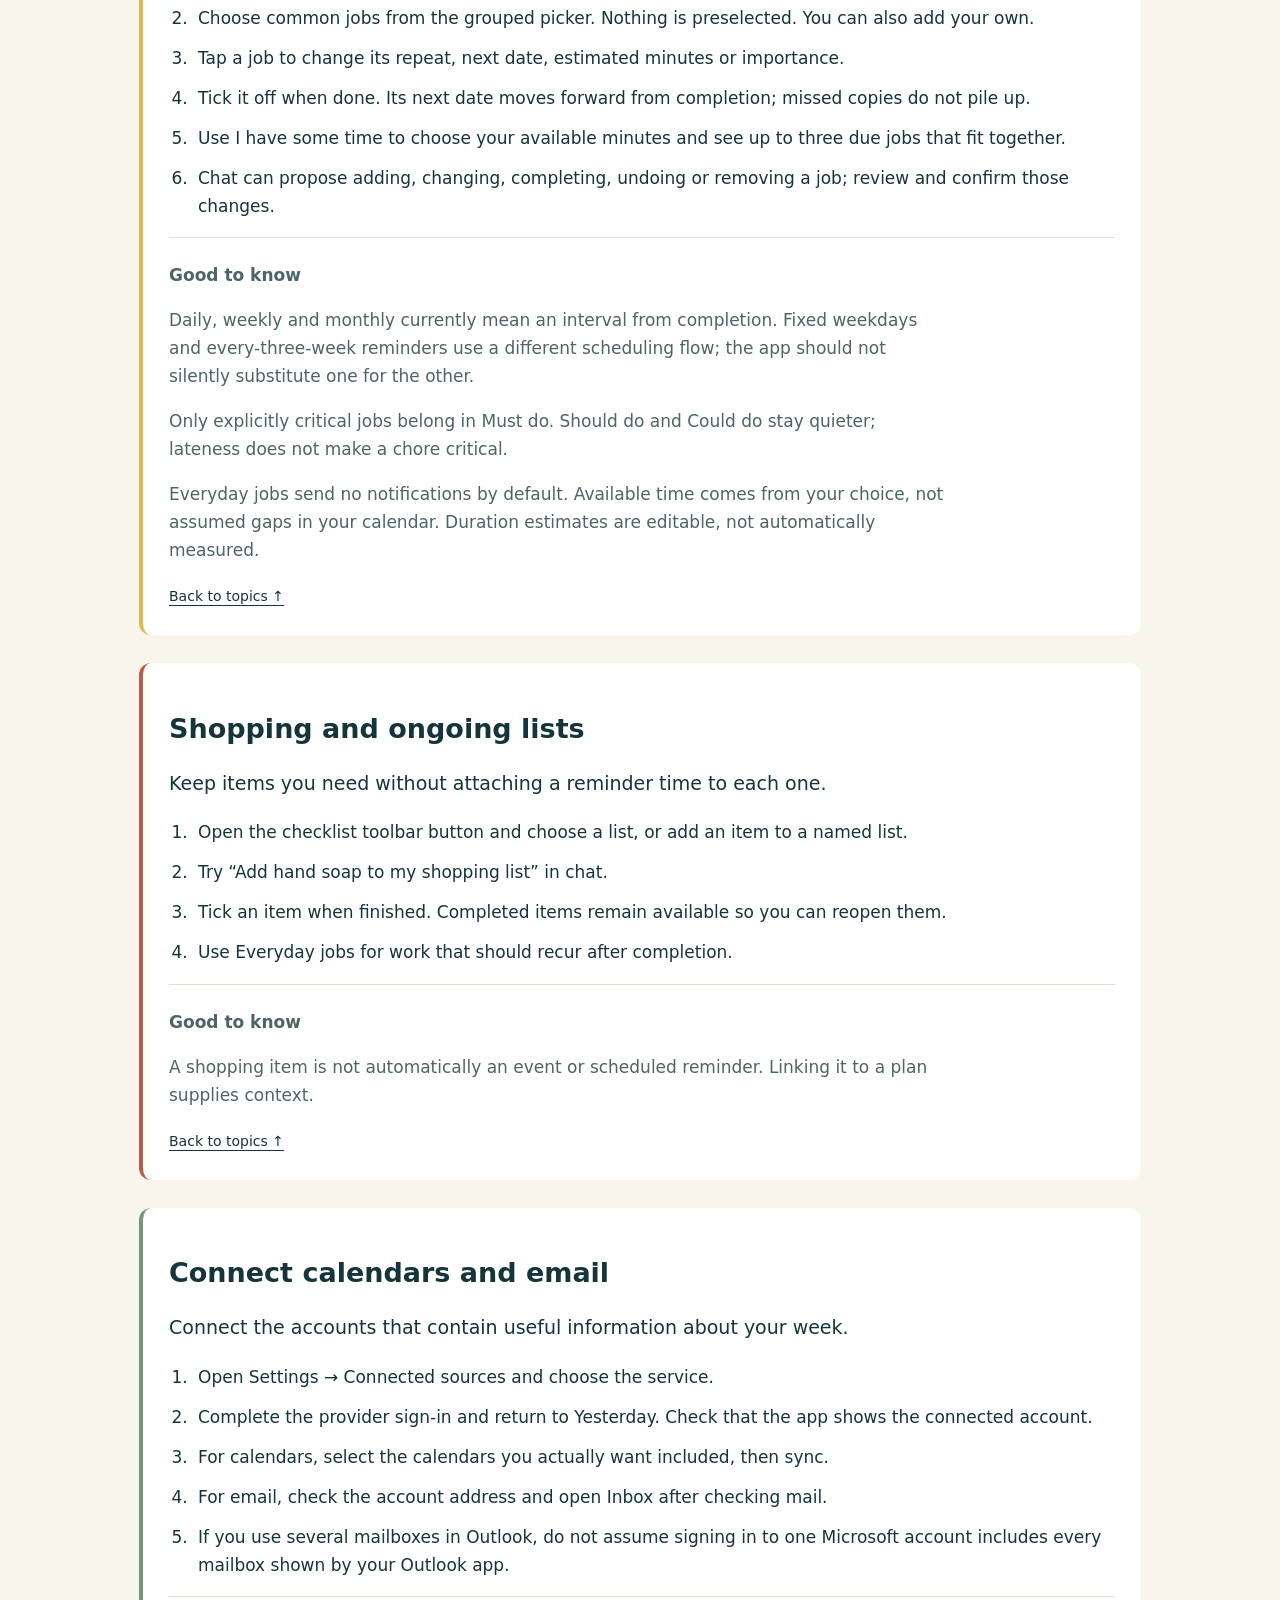
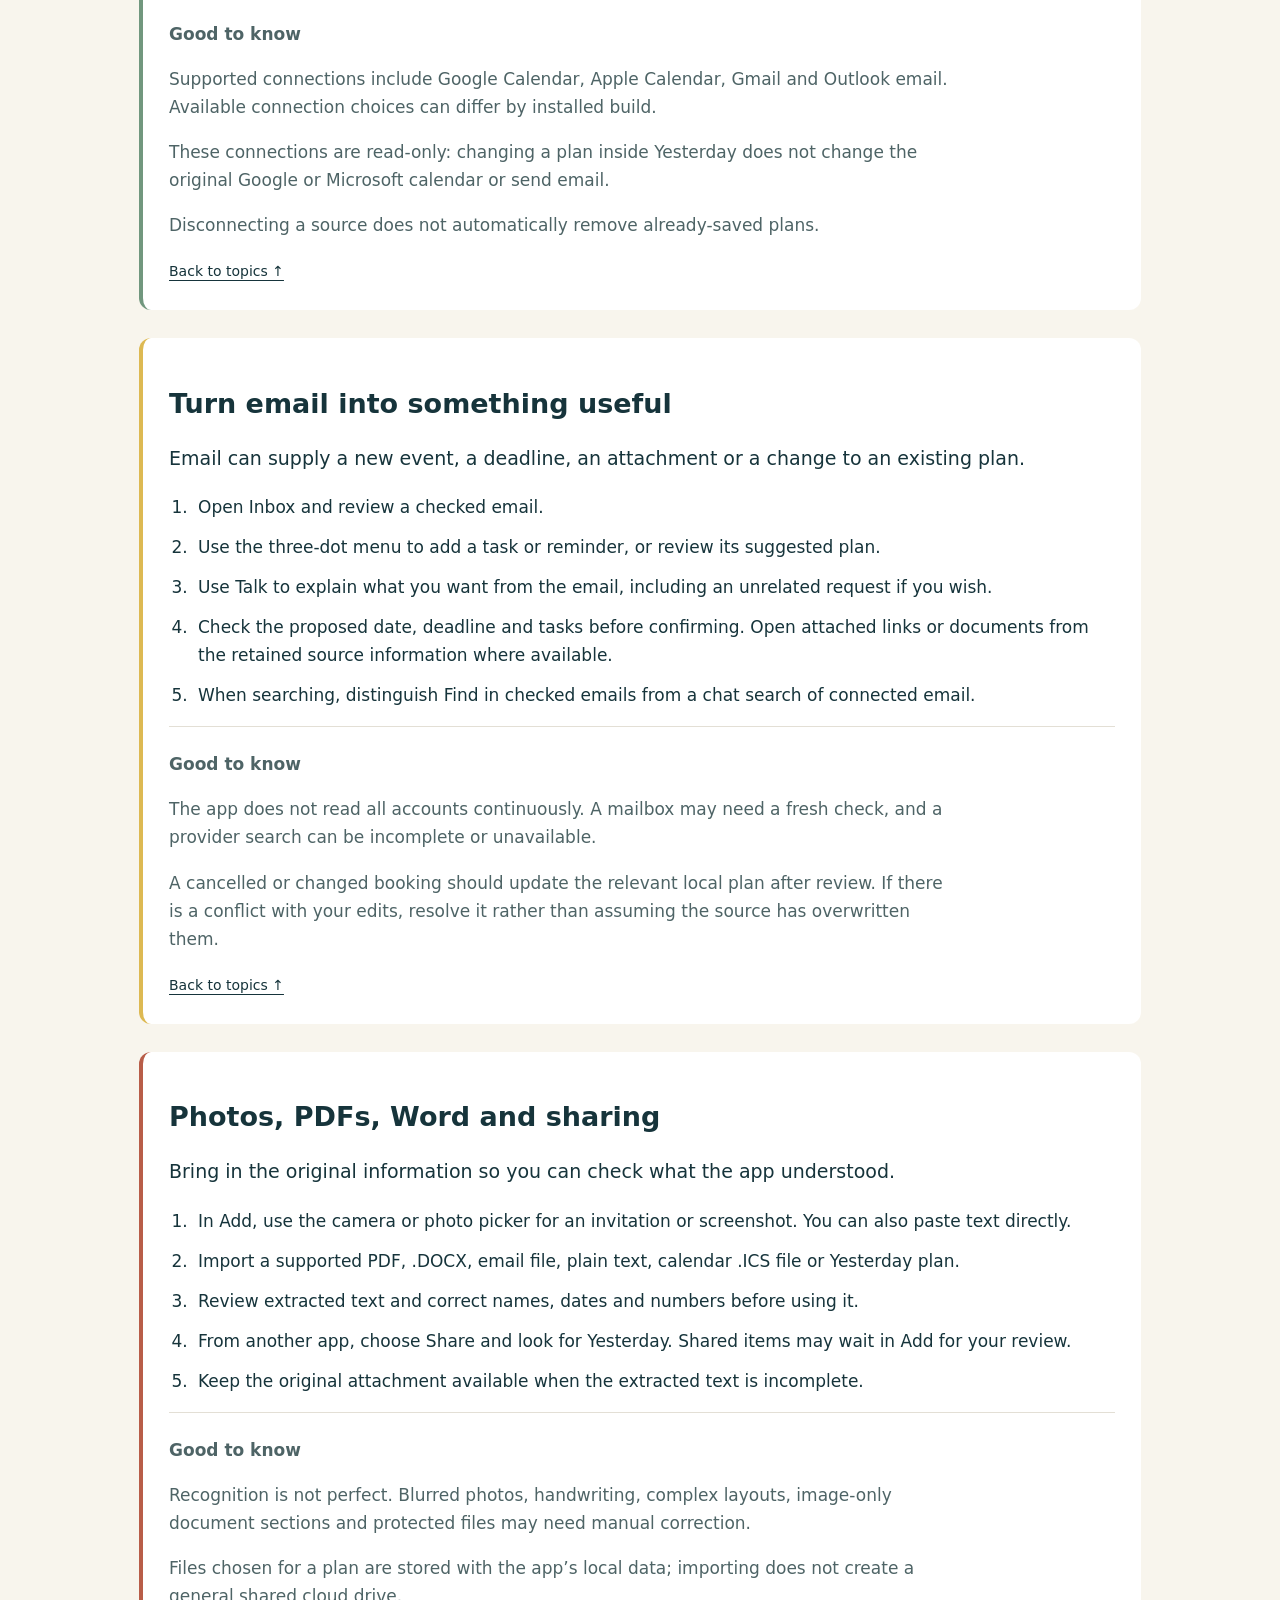
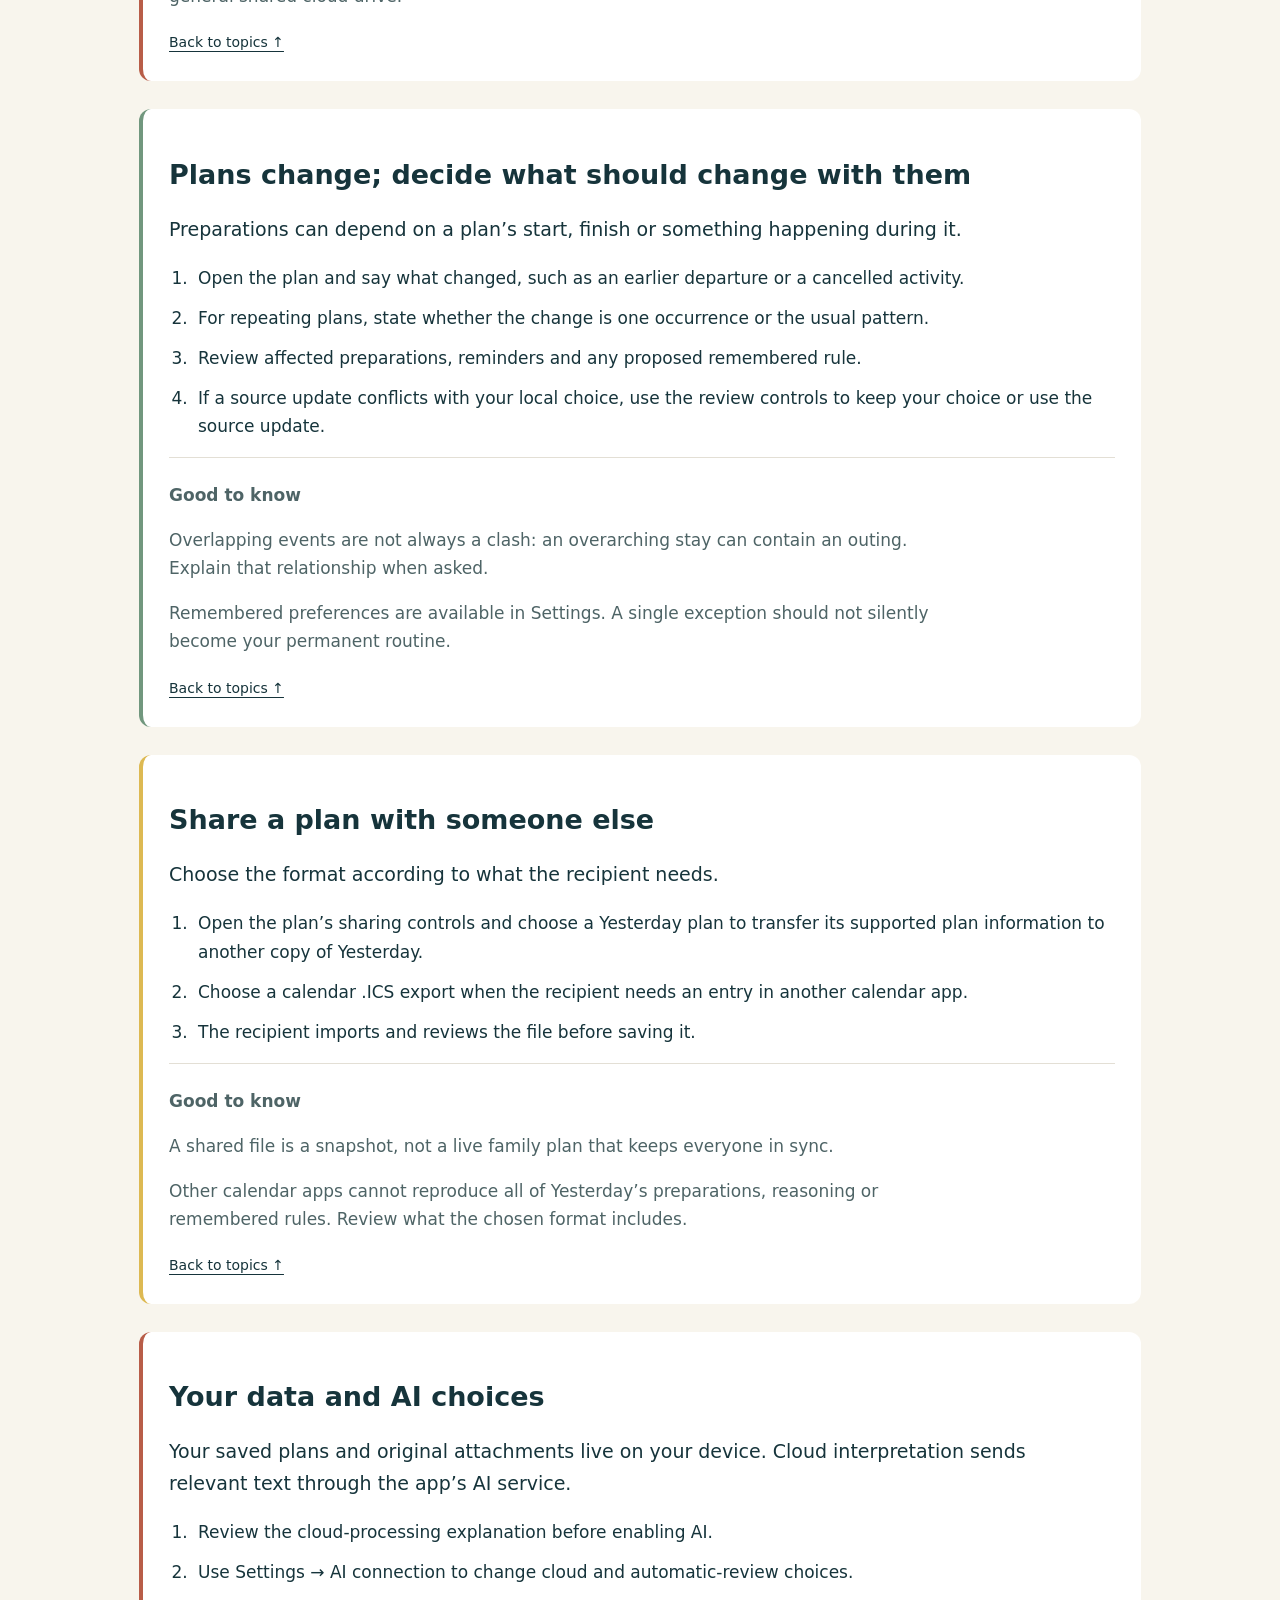
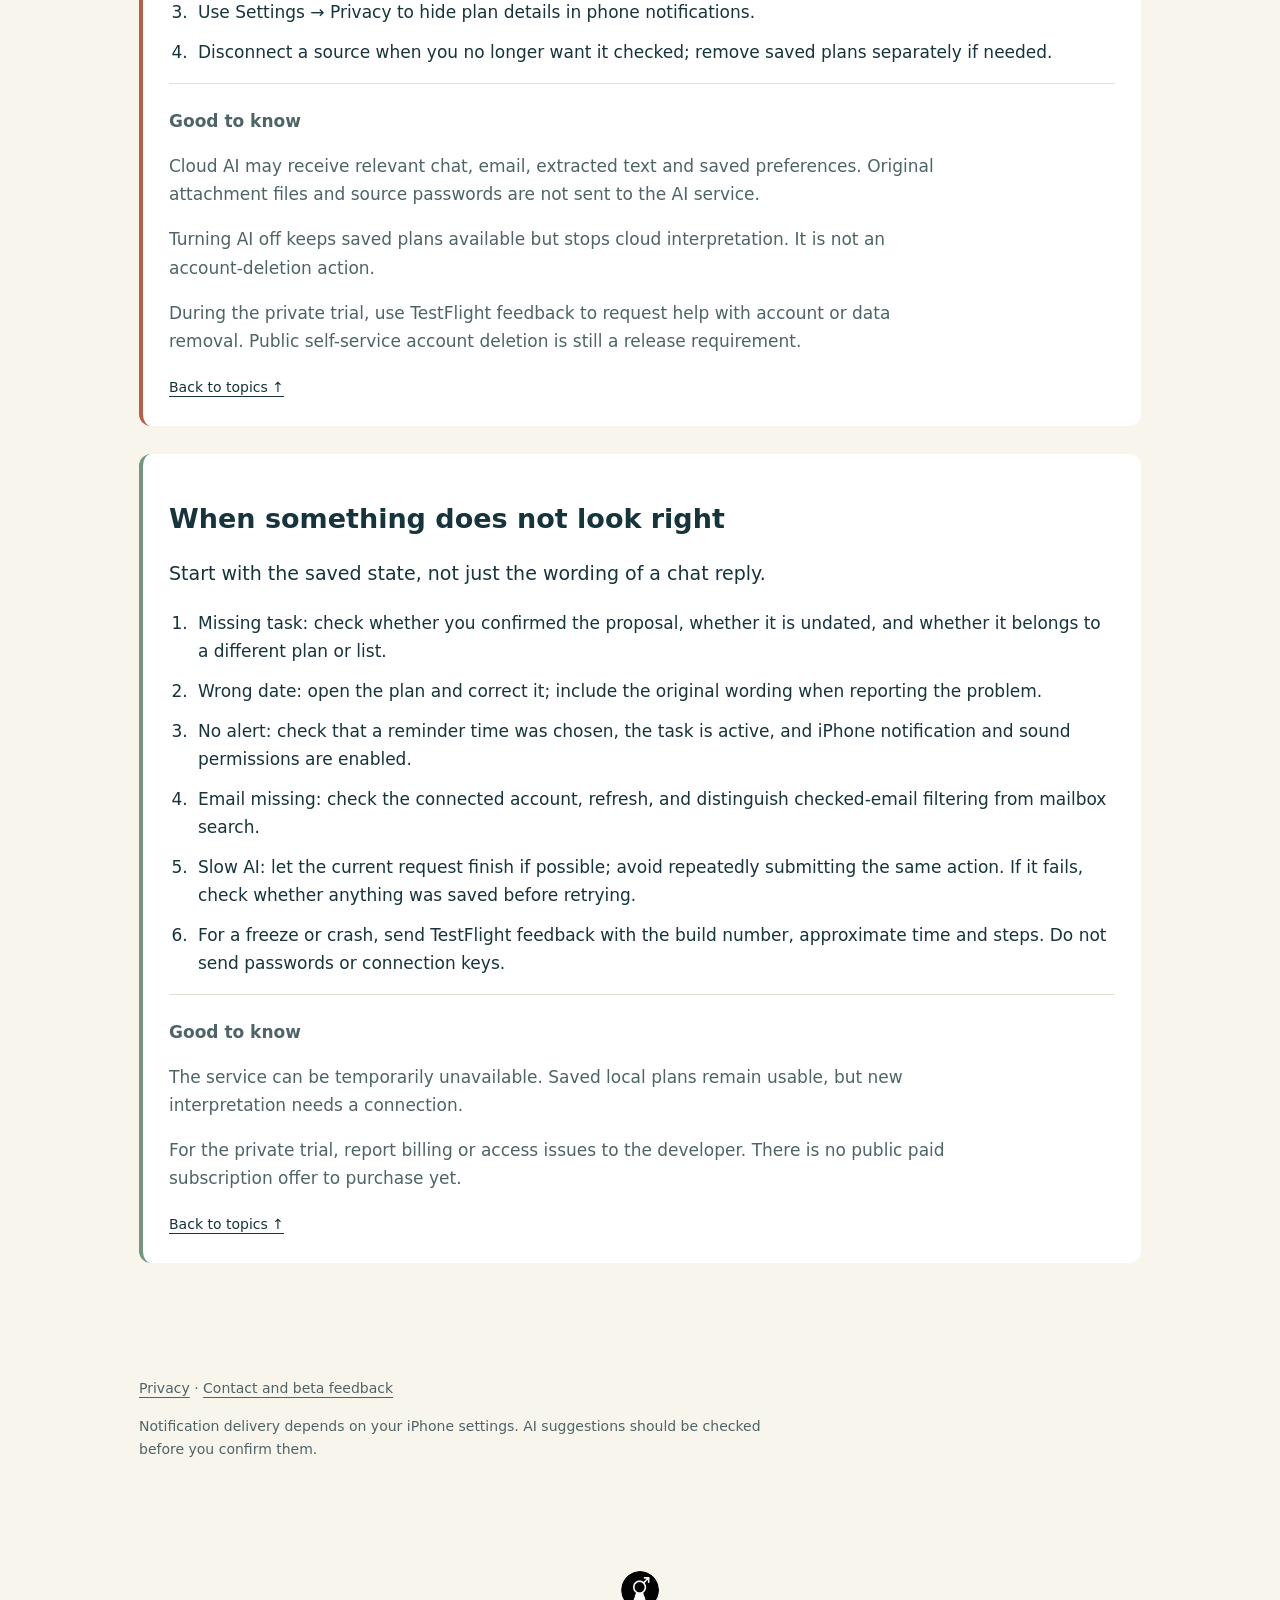
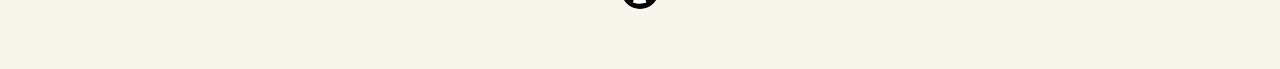
<file: RemindMeYesterday/help/index.html>
<!doctype html><html lang="en"><head><meta charset="utf-8"><meta name="viewport" content="width=device-width,initial-scale=1"><title>Help · Remind Me Yesterday</title>
<style>:root{color-scheme:light dark;--paper:#f8f5ed;--ink:#16343b;--muted:#4e6466;--card:#fff;--gold:#ddb952;--line:#e3dfd5}*{box-sizing:border-box}html{scroll-behavior:smooth;scroll-padding-top:24px}body{margin:0;background:var(--paper);color:var(--ink);font:17px/1.65 system-ui,-apple-system,sans-serif}header,main,footer{max-width:1050px;margin:auto;padding:36px 24px}header{border-bottom:3px solid var(--gold)}.brand{font-size:15px;letter-spacing:.04em}h1{font-size:clamp(36px,7vw,64px);line-height:1.1;margin:22px 0}h2{font-size:27px;line-height:1.25}h3{font-size:17px}p{max-width:72ch}a{color:inherit;text-underline-offset:4px}nav ul{columns:2;list-style:none;padding:0}nav li{break-inside:avoid;margin:0 0 12px}label{display:block;font-weight:600}input{font:inherit;width:100%;padding:14px;margin:10px 0 16px;border:1px solid var(--line);border-radius:12px;background:var(--card);color:var(--ink)}article{background:var(--card);border-left:4px solid #71977e;border-radius:12px;padding:26px;margin:28px 0}article:nth-of-type(3n){border-left-color:var(--gold)}article:nth-of-type(3n + 1){border-left-color:#b85d48}ol{padding-left:24px}li{padding-left:5px;margin:12px 0}.intro{font-size:19px}aside{color:var(--muted);border-top:1px solid var(--line);padding-top:6px}.top{font-size:14px}footer{font-size:14px;color:var(--muted)}[hidden]{display:none!important}@media(max-width:600px){nav ul{columns:1}article{padding:20px}header,main,footer{padding:24px 18px}}@media(prefers-color-scheme:dark){:root{--paper:#162123;--ink:#f2ede2;--muted:#becac6;--card:#203034;--line:#425150}}@media(prefers-reduced-motion:reduce){html{scroll-behavior:auto}}</style><link rel="stylesheet" href="/RemindMeYesterday/assets/brand.css"></head><body><div class="mias-header"><div class="mias-inner"><a class="mias-home" href="https://maninaskirt.com/" aria-label="Man in a Skirt home"><img src="/RemindMeYesterday/assets/maninaskirt.jpeg" width="30" height="30" alt=""><span>maninaskirt</span></a><a href="/RemindMeYesterday/">Yesterday</a></div><div class="mias-ribbon" aria-hidden="true"></div></div><header id="top"><div class="brand">REMIND ME YESTERDAY</div><h1>A little less<br>to remember.</h1><p>A practical guide to plans, reminders, email and everyday jobs. Start with one thing. Come back whenever you need a hand.</p><p>Guide for the next trial update · 8 October 2026. Some features below are not in older TestFlight builds yet.</p></header><main><label for="search">What would you like help with?</label><input id="search" type="search" placeholder="Try reminders, email or jobs" aria-describedby="search-help"><p id="search-help">Search the guide, or choose a topic below. Your search stays in this browser.</p><p id="count" aria-live="polite"></p><nav aria-label="Help topics"><ul><li><a href="#start">Start with one real plan</a></li><li><a href="#now-next">Find what matters: Now, Next and Inbox</a></li><li><a href="#add">Dates, times and pasted messages</a></li><li><a href="#reminders">Choose reminders and hear alerts</a></li><li><a href="#chat">Talk from anywhere</a></li><li><a href="#jobs">Everyday jobs at your pace</a></li><li><a href="#lists">Shopping and ongoing lists</a></li><li><a href="#sources">Connect calendars and email</a></li><li><a href="#email">Turn email into something useful</a></li><li><a href="#files">Photos, PDFs, Word and sharing</a></li><li><a href="#change">Plans change; decide what should change with them</a></li><li><a href="#share">Share a plan with someone else</a></li><li><a href="#privacy">Your data and AI choices</a></li><li><a href="#troubleshooting">When something does not look right</a></li></ul></nav><article id="start"><h2>Start with one real plan</h2><p class="intro">You do not need to organise your whole life before Yesterday can help. Start with one invitation, appointment or trip.</p><ol><li>Open Add. Type or paste the message, choose a photo, or import a supported file.</li><li>Choose Review plan. Check the title, date, time and location before saving.</li><li>Save the plan. If preparations are suggested, choose their reminder times in the follow-up screen.</li><li>Open the plan from Next whenever you want to change details or talk it through.</li></ol><aside><h3>Good to know</h3><p>A plan is the thing happening. Tasks are things to do before, during or after it. A reminder adds a time and, when permitted, a phone alert.</p><p>New features described here arrive with the next TestFlight update; older builds may look different.</p></aside><a class="top" href="#top">Back to topics ↑</a></article><article id="now-next"><h2>Find what matters: Now, Next and Inbox</h2><p class="intro">Each screen answers a different question.</p><ol><li>Now: what needs attention, plus events coming up in the next 24 hours. Complete a task with its completion control.</li><li>Next: your saved plans. Use the week or month view to see the bigger picture, and open a plan for its preparations.</li><li>Inbox: email the app has checked. Open an item to review it, make a plan, or use its menu to add a task or reminder.</li><li>Lists: open the checklist toolbar icon for shopping lists and Everyday jobs. Archive is in Settings.</li></ol><aside><h3>Good to know</h3><p>Now is not a copy of your calendar. A future event can have a task that needs doing today.</p><p>A question or proposed change is not necessarily a saved action. Look for the review and confirmation button.</p></aside><a class="top" href="#top">Back to topics ↑</a></article><article id="add"><h2>Dates, times and pasted messages</h2><p class="intro">Add reads typed, pasted and extracted text through the same date step.</p><ol><li>Paste an invitation such as “School event Saturday 1730”. Review should show Saturday at 5:30pm.</li><li>Check the displayed date. Use the date controls to correct it before saving.</li><li>If no date is clear, choose one or save an undated plan. A reminder needs a date and time.</li><li>For a finish time, enable the end date/time control. Review a range carefully if the text mentions several dates or times.</li></ol><aside><h3>Good to know</h3><p>UK numeric dates use day/month order. Date-only text is shown as all day rather than inventing a clock time.</p><p>If the weekday and date conflict, the app asks you to resolve it. Multiple events or complex messages may need a conversation to separate them.</p></aside><a class="top" href="#top">Back to topics ↑</a></article><article id="reminders"><h2>Choose reminders and hear alerts</h2><p class="intro">A suggested task is useful advice; its reminder time is a separate choice.</p><ol><li>After saving through Add, choose a time for each suggested task and press Set this reminder.</li><li>Choose Keep as a task without an alert if you want it available without a scheduled notification, or Not needed to dismiss it.</li><li>If you leave the review, use Choose reminder times on Now or inside the plan to return.</li><li>In Settings → Notifications, allow notifications and choose the standard or retro alarm-clock sound.</li><li>Tap a delivered notification to open its task. Mark it done when you have actually completed it.</li></ol><aside><h3>Good to know</h3><p>Pending reminder-time choices do not alert you or appear as tasks due now. Existing source-sync routines and explicitly requested reminders have their own established schedules.</p><p>Alerts follow your iPhone’s notification, sound, Silent mode and Focus settings. They are not persistent alarms like Apple’s Clock.</p><p>Open Yesterday regularly so it can refresh sources and refill scheduled reminders. iOS controls background refresh; continuous monitoring and unlimited advance alerts are not guaranteed.</p></aside><a class="top" href="#top">Back to topics ↑</a></article><article id="chat"><h2>Talk from anywhere</h2><p class="intro">The shared chat can work on plans, email, tasks, lists and everyday jobs. Opening it from a plan or email supplies context; it does not restrict what you can ask.</p><ol><li>Say what you want, for example “Add washing up as a daily job” or “Move this visit to Saturday”.</li><li>Name the plan or person if several could match. For a repeating event, say “just this visit” or “future visits too”.</li><li>Read the proposed changes and any question. A proposal is not saved until you confirm it.</li><li>If the proposal misses something, explain the correction before confirming.</li><li>After saving, open the relevant plan or list to see the result.</li></ol><aside><h3>Good to know</h3><p>You can give several related instructions together, but check that every requested change appears in the review.</p><p>The app may search saved plans or connected email to answer your question. A failed or partial search is not proof that something does not exist.</p><p>Do not treat AI suggestions as confirmation that a booking, payment, message or medical decision has been made. Yesterday does not perform those external actions for you.</p></aside><a class="top" href="#top">Back to topics ↑</a></article><article id="jobs"><h2>Everyday jobs at your pace</h2><p class="intro">Everyday jobs are recurring work such as washing up, laundry or household admin. They are separate from calendar events and shopping items.</p><ol><li>During setup, choose Everyday jobs, or later open Lists → Everyday jobs.</li><li>Choose common jobs from the grouped picker. Nothing is preselected. You can also add your own.</li><li>Tap a job to change its repeat, next date, estimated minutes or importance.</li><li>Tick it off when done. Its next date moves forward from completion; missed copies do not pile up.</li><li>Use I have some time to choose your available minutes and see up to three due jobs that fit together.</li><li>Chat can propose adding, changing, completing, undoing or removing a job; review and confirm those changes.</li></ol><aside><h3>Good to know</h3><p>Daily, weekly and monthly currently mean an interval from completion. Fixed weekdays and every-three-week reminders use a different scheduling flow; the app should not silently substitute one for the other.</p><p>Only explicitly critical jobs belong in Must do. Should do and Could do stay quieter; lateness does not make a chore critical.</p><p>Everyday jobs send no notifications by default. Available time comes from your choice, not assumed gaps in your calendar. Duration estimates are editable, not automatically measured.</p></aside><a class="top" href="#top">Back to topics ↑</a></article><article id="lists"><h2>Shopping and ongoing lists</h2><p class="intro">Keep items you need without attaching a reminder time to each one.</p><ol><li>Open the checklist toolbar button and choose a list, or add an item to a named list.</li><li>Try “Add hand soap to my shopping list” in chat.</li><li>Tick an item when finished. Completed items remain available so you can reopen them.</li><li>Use Everyday jobs for work that should recur after completion.</li></ol><aside><h3>Good to know</h3><p>A shopping item is not automatically an event or scheduled reminder. Linking it to a plan supplies context.</p></aside><a class="top" href="#top">Back to topics ↑</a></article><article id="sources"><h2>Connect calendars and email</h2><p class="intro">Connect the accounts that contain useful information about your week.</p><ol><li>Open Settings → Connected sources and choose the service.</li><li>Complete the provider sign-in and return to Yesterday. Check that the app shows the connected account.</li><li>For calendars, select the calendars you actually want included, then sync.</li><li>For email, check the account address and open Inbox after checking mail.</li><li>If you use several mailboxes in Outlook, do not assume signing in to one Microsoft account includes every mailbox shown by your Outlook app.</li></ol><aside><h3>Good to know</h3><p>Supported connections include Google Calendar, Apple Calendar, Gmail and Outlook email. Available connection choices can differ by installed build.</p><p>These connections are read-only: changing a plan inside Yesterday does not change the original Google or Microsoft calendar or send email.</p><p>Disconnecting a source does not automatically remove already-saved plans.</p></aside><a class="top" href="#top">Back to topics ↑</a></article><article id="email"><h2>Turn email into something useful</h2><p class="intro">Email can supply a new event, a deadline, an attachment or a change to an existing plan.</p><ol><li>Open Inbox and review a checked email.</li><li>Use the three-dot menu to add a task or reminder, or review its suggested plan.</li><li>Use Talk to explain what you want from the email, including an unrelated request if you wish.</li><li>Check the proposed date, deadline and tasks before confirming. Open attached links or documents from the retained source information where available.</li><li>When searching, distinguish Find in checked emails from a chat search of connected email.</li></ol><aside><h3>Good to know</h3><p>The app does not read all accounts continuously. A mailbox may need a fresh check, and a provider search can be incomplete or unavailable.</p><p>A cancelled or changed booking should update the relevant local plan after review. If there is a conflict with your edits, resolve it rather than assuming the source has overwritten them.</p></aside><a class="top" href="#top">Back to topics ↑</a></article><article id="files"><h2>Photos, PDFs, Word and sharing</h2><p class="intro">Bring in the original information so you can check what the app understood.</p><ol><li>In Add, use the camera or photo picker for an invitation or screenshot. You can also paste text directly.</li><li>Import a supported PDF, .DOCX, email file, plain text, calendar .ICS file or Yesterday plan.</li><li>Review extracted text and correct names, dates and numbers before using it.</li><li>From another app, choose Share and look for Yesterday. Shared items may wait in Add for your review.</li><li>Keep the original attachment available when the extracted text is incomplete.</li></ol><aside><h3>Good to know</h3><p>Recognition is not perfect. Blurred photos, handwriting, complex layouts, image-only document sections and protected files may need manual correction.</p><p>Files chosen for a plan are stored with the app’s local data; importing does not create a general shared cloud drive.</p></aside><a class="top" href="#top">Back to topics ↑</a></article><article id="change"><h2>Plans change; decide what should change with them</h2><p class="intro">Preparations can depend on a plan’s start, finish or something happening during it.</p><ol><li>Open the plan and say what changed, such as an earlier departure or a cancelled activity.</li><li>For repeating plans, state whether the change is one occurrence or the usual pattern.</li><li>Review affected preparations, reminders and any proposed remembered rule.</li><li>If a source update conflicts with your local choice, use the review controls to keep your choice or use the source update.</li></ol><aside><h3>Good to know</h3><p>Overlapping events are not always a clash: an overarching stay can contain an outing. Explain that relationship when asked.</p><p>Remembered preferences are available in Settings. A single exception should not silently become your permanent routine.</p></aside><a class="top" href="#top">Back to topics ↑</a></article><article id="share"><h2>Share a plan with someone else</h2><p class="intro">Choose the format according to what the recipient needs.</p><ol><li>Open the plan’s sharing controls and choose a Yesterday plan to transfer its supported plan information to another copy of Yesterday.</li><li>Choose a calendar .ICS export when the recipient needs an entry in another calendar app.</li><li>The recipient imports and reviews the file before saving it.</li></ol><aside><h3>Good to know</h3><p>A shared file is a snapshot, not a live family plan that keeps everyone in sync.</p><p>Other calendar apps cannot reproduce all of Yesterday’s preparations, reasoning or remembered rules. Review what the chosen format includes.</p></aside><a class="top" href="#top">Back to topics ↑</a></article><article id="privacy"><h2>Your data and AI choices</h2><p class="intro">Your saved plans and original attachments live on your device. Cloud interpretation sends relevant text through the app’s AI service.</p><ol><li>Review the cloud-processing explanation before enabling AI.</li><li>Use Settings → AI connection to change cloud and automatic-review choices.</li><li>Use Settings → Privacy to hide plan details in phone notifications.</li><li>Disconnect a source when you no longer want it checked; remove saved plans separately if needed.</li></ol><aside><h3>Good to know</h3><p>Cloud AI may receive relevant chat, email, extracted text and saved preferences. Original attachment files and source passwords are not sent to the AI service.</p><p>Turning AI off keeps saved plans available but stops cloud interpretation. It is not an account-deletion action.</p><p>During the private trial, use TestFlight feedback to request help with account or data removal. Public self-service account deletion is still a release requirement.</p></aside><a class="top" href="#top">Back to topics ↑</a></article><article id="troubleshooting"><h2>When something does not look right</h2><p class="intro">Start with the saved state, not just the wording of a chat reply.</p><ol><li>Missing task: check whether you confirmed the proposal, whether it is undated, and whether it belongs to a different plan or list.</li><li>Wrong date: open the plan and correct it; include the original wording when reporting the problem.</li><li>No alert: check that a reminder time was chosen, the task is active, and iPhone notification and sound permissions are enabled.</li><li>Email missing: check the connected account, refresh, and distinguish checked-email filtering from mailbox search.</li><li>Slow AI: let the current request finish if possible; avoid repeatedly submitting the same action. If it fails, check whether anything was saved before retrying.</li><li>For a freeze or crash, send TestFlight feedback with the build number, approximate time and steps. Do not send passwords or connection keys.</li></ol><aside><h3>Good to know</h3><p>The service can be temporarily unavailable. Saved local plans remain usable, but new interpretation needs a connection.</p><p>For the private trial, report billing or access issues to the developer. There is no public paid subscription offer to purchase yet.</p></aside><a class="top" href="#top">Back to topics ↑</a></article></main><footer><p><a href="/RemindMeYesterday/privacy/">Privacy</a> · <a href="/RemindMeYesterday/support/">Contact and beta feedback</a></p><p>Notification delivery depends on your iPhone settings. AI suggestions should be checked before you confirm them.</p></footer><script>(() => {const field=document.getElementById('search');const articles=[...document.querySelectorAll('article')];const links=[...document.querySelectorAll('nav li')];field.addEventListener('input',()=>{const query=field.value.trim().toLocaleLowerCase();let shown=0;articles.forEach((article,index)=>{const matches=!query||article.textContent.toLocaleLowerCase().includes(query);article.hidden=!matches;links[index].hidden=!matches;if(matches)shown++;});document.getElementById('count').textContent=query?(shown?shown+' matching topics':'No matching topics. Try a different word.') : '';});})();</script><div class="mias-footer"><a href="https://maninaskirt.com/apps/" aria-label="More from maninaskirt"><img src="/RemindMeYesterday/assets/maninaskirt.jpeg" width="38" height="38" alt="maninaskirt"></a></div></body></html>
</file>
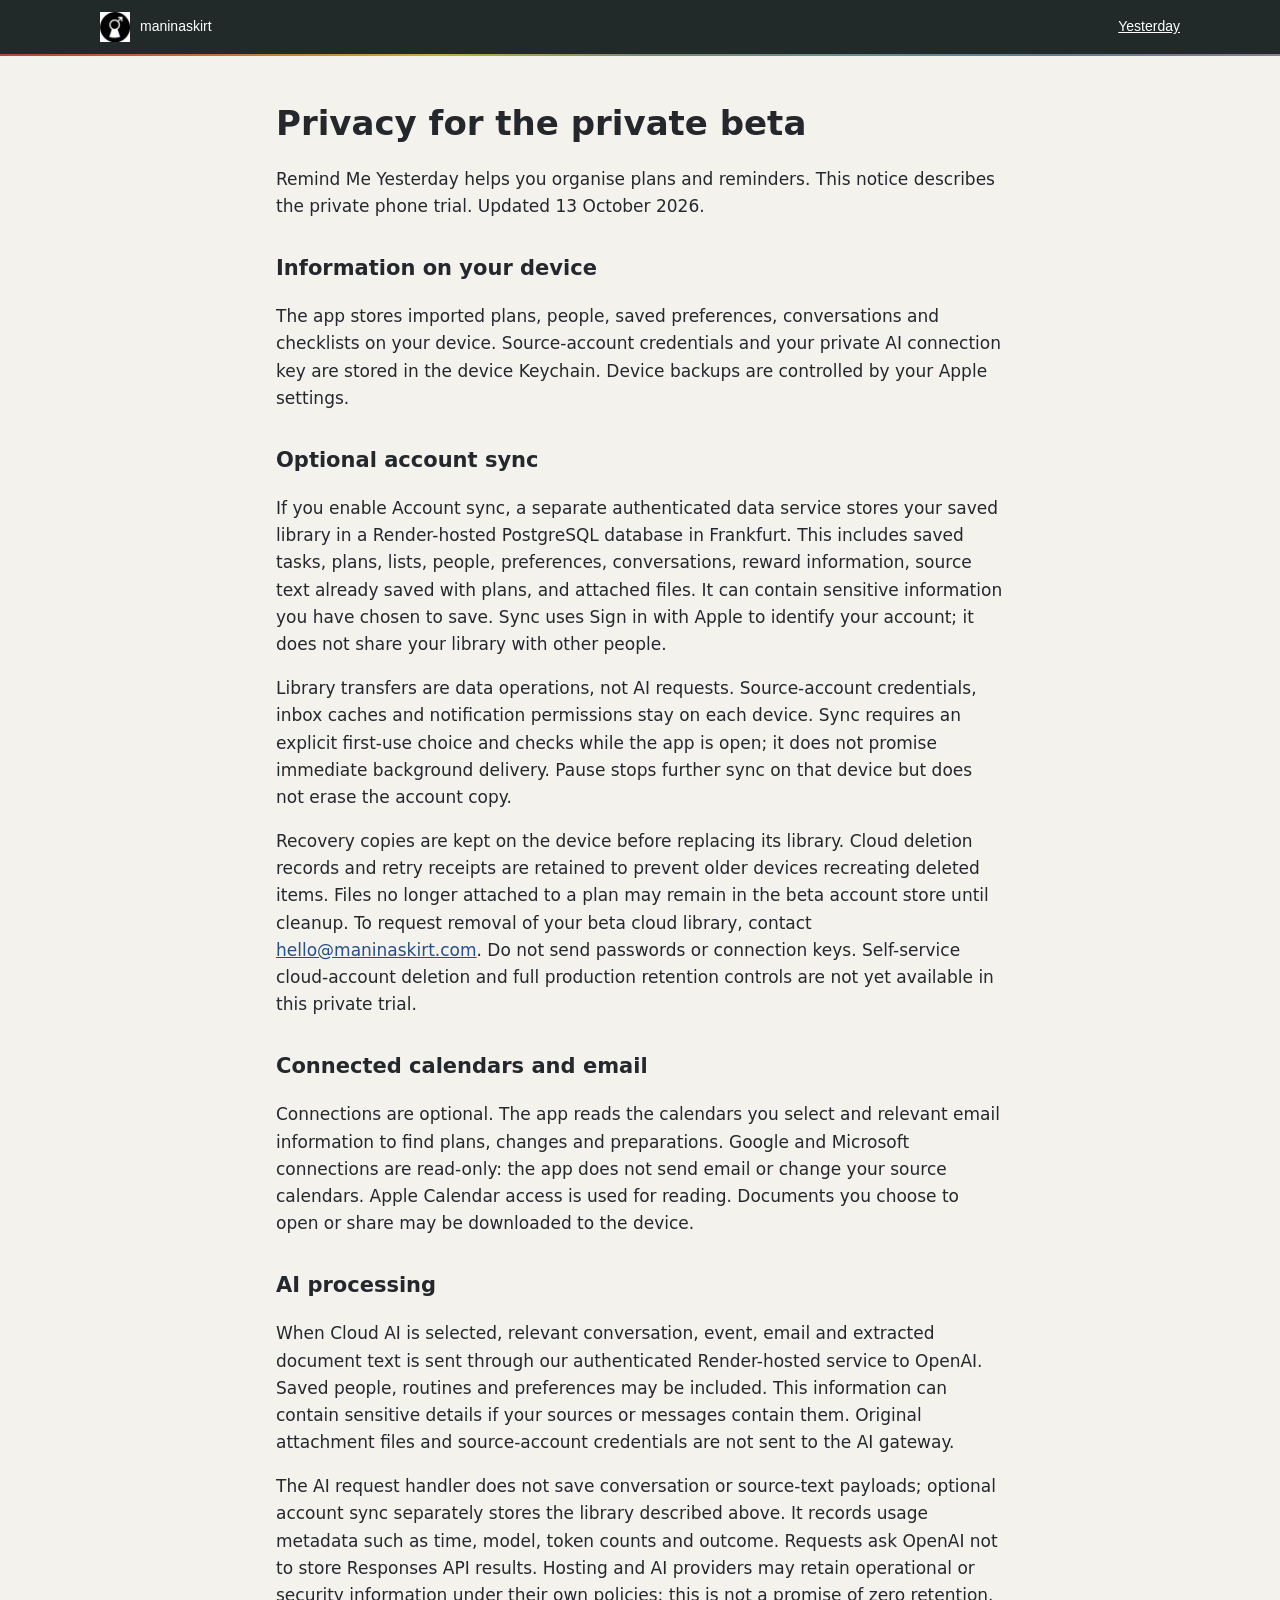
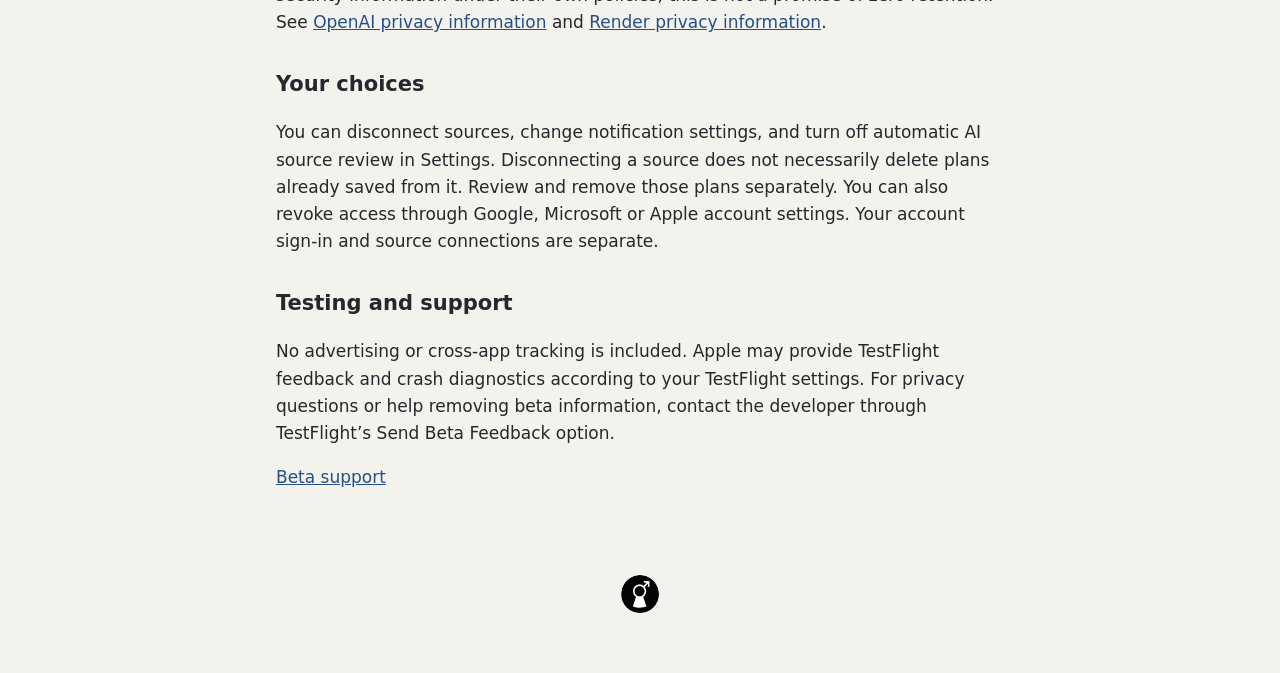
<file: RemindMeYesterday/privacy/index.html>
<!doctype html><html lang="en"><head><meta charset="utf-8"><meta name="viewport" content="width=device-width,initial-scale=1"><title>Privacy for the private beta · Remind Me Yesterday</title><style>body{max-width:680px;margin:64px auto;padding:0 24px;font:17px/1.6 system-ui;color:#24282d;background:#f4f2ed}h1{line-height:1.15}h2{font-size:21px;margin-top:32px}a{color:#244f88}</style><style>body{max-width:none;margin:0;padding:0}main{max-width:728px;margin:48px auto;padding:0 24px}</style><link rel="stylesheet" href="/RemindMeYesterday/assets/brand.css"></head><body><div class="mias-header"><div class="mias-inner"><a class="mias-home" href="https://maninaskirt.com/" aria-label="Man in a Skirt home"><img src="/RemindMeYesterday/assets/maninaskirt.jpeg" width="30" height="30" alt=""><span>maninaskirt</span></a><a href="/RemindMeYesterday/">Yesterday</a></div><div class="mias-ribbon" aria-hidden="true"></div></div><main><h1>Privacy for the private beta</h1>
    <p>Remind Me Yesterday helps you organise plans and reminders. This notice describes the private phone trial. Updated 13 October 2026.</p>
    <h2>Information on your device</h2>
    <p>The app stores imported plans, people, saved preferences, conversations and checklists on your device. Source-account credentials and your private AI connection key are stored in the device Keychain. Device backups are controlled by your Apple settings.</p>
        <h2>Optional account sync</h2>
    <p>If you enable Account sync, a separate authenticated data service stores your saved library in a Render-hosted PostgreSQL database in Frankfurt. This includes saved tasks, plans, lists, people, preferences, conversations, reward information, source text already saved with plans, and attached files. It can contain sensitive information you have chosen to save. Sync uses Sign in with Apple to identify your account; it does not share your library with other people.</p>
    <p>Library transfers are data operations, not AI requests. Source-account credentials, inbox caches and notification permissions stay on each device. Sync requires an explicit first-use choice and checks while the app is open; it does not promise immediate background delivery. Pause stops further sync on that device but does not erase the account copy.</p>
    <p>Recovery copies are kept on the device before replacing its library. Cloud deletion records and retry receipts are retained to prevent older devices recreating deleted items. Files no longer attached to a plan may remain in the beta account store until cleanup. To request removal of your beta cloud library, contact <a href="mailto:hello@maninaskirt.com">hello@maninaskirt.com</a>. Do not send passwords or connection keys. Self-service cloud-account deletion and full production retention controls are not yet available in this private trial.</p>
<h2>Connected calendars and email</h2>
    <p>Connections are optional. The app reads the calendars you select and relevant email information to find plans, changes and preparations. Google and Microsoft connections are read-only: the app does not send email or change your source calendars. Apple Calendar access is used for reading. Documents you choose to open or share may be downloaded to the device.</p>
    <h2>AI processing</h2>
    <p>When Cloud AI is selected, relevant conversation, event, email and extracted document text is sent through our authenticated Render-hosted service to OpenAI. Saved people, routines and preferences may be included. This information can contain sensitive details if your sources or messages contain them. Original attachment files and source-account credentials are not sent to the AI gateway.</p>
    <p>The AI request handler does not save conversation or source-text payloads; optional account sync separately stores the library described above. It records usage metadata such as time, model, token counts and outcome. Requests ask OpenAI not to store Responses API results. Hosting and AI providers may retain operational or security information under their own policies; this is not a promise of zero retention. See <a href="https://openai.com/policies/privacy-policy/">OpenAI privacy information</a> and <a href="https://render.com/privacy">Render privacy information</a>.</p>
    <h2>Your choices</h2>
    <p>You can disconnect sources, change notification settings, and turn off automatic AI source review in Settings. Disconnecting a source does not necessarily delete plans already saved from it. Review and remove those plans separately. You can also revoke access through Google, Microsoft or Apple account settings. Your account sign-in and source connections are separate.</p>
    <h2>Testing and support</h2>
    <p>No advertising or cross-app tracking is included. Apple may provide TestFlight feedback and crash diagnostics according to your TestFlight settings. For privacy questions or help removing beta information, contact the developer through TestFlight’s Send Beta Feedback option.</p>
    <p><a href="/RemindMeYesterday/support/">Beta support</a></p></main><div class="mias-footer"><a href="https://maninaskirt.com/apps/" aria-label="More from maninaskirt"><img src="/RemindMeYesterday/assets/maninaskirt.jpeg" width="38" height="38" alt="maninaskirt"></a></div></body></html>
</file>
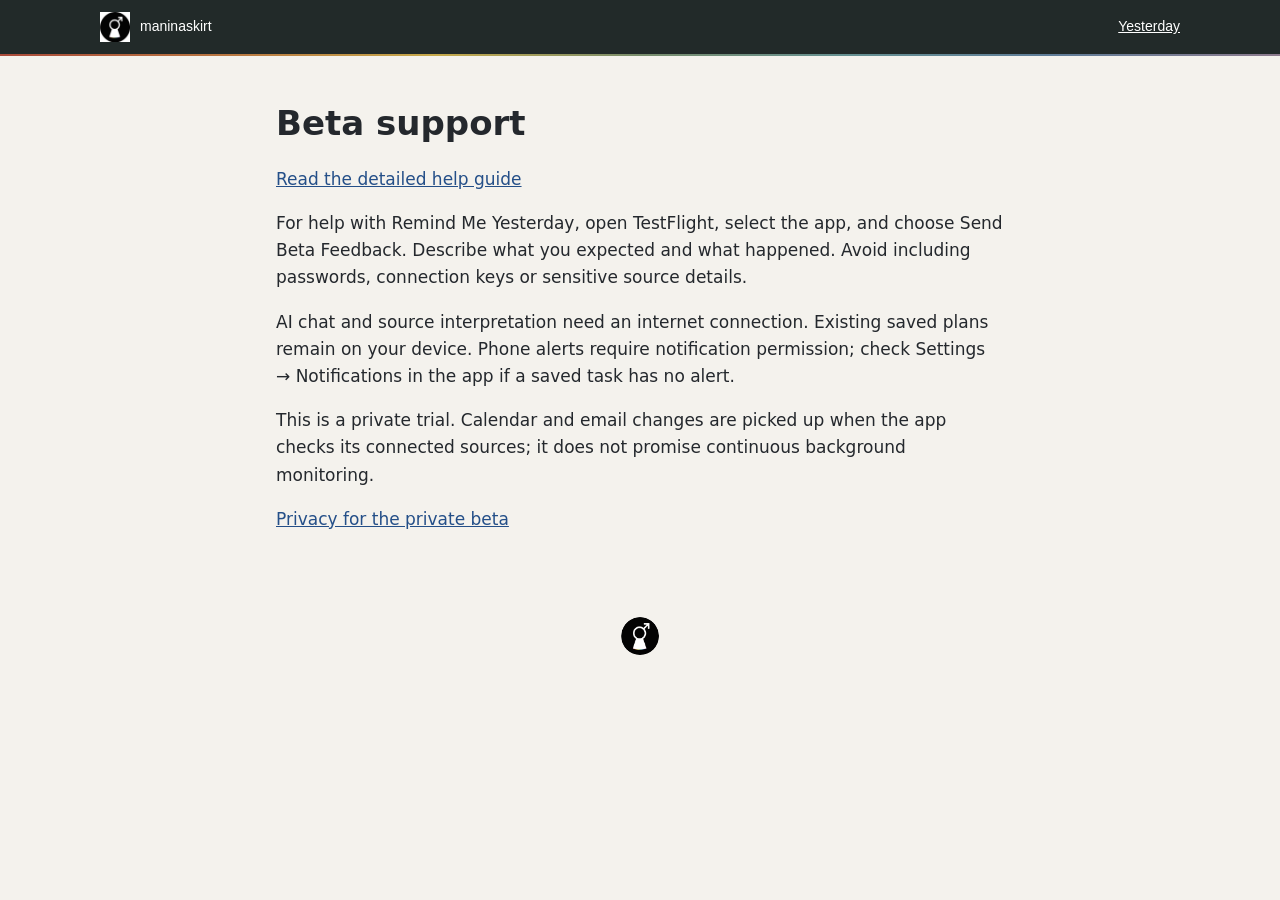
<file: RemindMeYesterday/support/index.html>
<!doctype html><html lang="en"><head><meta charset="utf-8"><meta name="viewport" content="width=device-width,initial-scale=1"><title>Beta support · Remind Me Yesterday</title><style>body{max-width:680px;margin:64px auto;padding:0 24px;font:17px/1.6 system-ui;color:#24282d;background:#f4f2ed}h1{line-height:1.15}h2{font-size:21px;margin-top:32px}a{color:#244f88}</style><style>body{max-width:none;margin:0;padding:0}main{max-width:728px;margin:48px auto;padding:0 24px}</style><link rel="stylesheet" href="/RemindMeYesterday/assets/brand.css"></head><body><div class="mias-header"><div class="mias-inner"><a class="mias-home" href="https://maninaskirt.com/" aria-label="Man in a Skirt home"><img src="/RemindMeYesterday/assets/maninaskirt.jpeg" width="30" height="30" alt=""><span>maninaskirt</span></a><a href="/RemindMeYesterday/">Yesterday</a></div><div class="mias-ribbon" aria-hidden="true"></div></div><main><h1>Beta support</h1>
    <p><a href="/RemindMeYesterday/help/">Read the detailed help guide</a></p><p>For help with Remind Me Yesterday, open TestFlight, select the app, and choose Send Beta Feedback. Describe what you expected and what happened. Avoid including passwords, connection keys or sensitive source details.</p>
    <p>AI chat and source interpretation need an internet connection. Existing saved plans remain on your device. Phone alerts require notification permission; check Settings → Notifications in the app if a saved task has no alert.</p>
    <p>This is a private trial. Calendar and email changes are picked up when the app checks its connected sources; it does not promise continuous background monitoring.</p>
    <p><a href="/RemindMeYesterday/privacy/">Privacy for the private beta</a></p></main><div class="mias-footer"><a href="https://maninaskirt.com/apps/" aria-label="More from maninaskirt"><img src="/RemindMeYesterday/assets/maninaskirt.jpeg" width="38" height="38" alt="maninaskirt"></a></div></body></html>
</file>
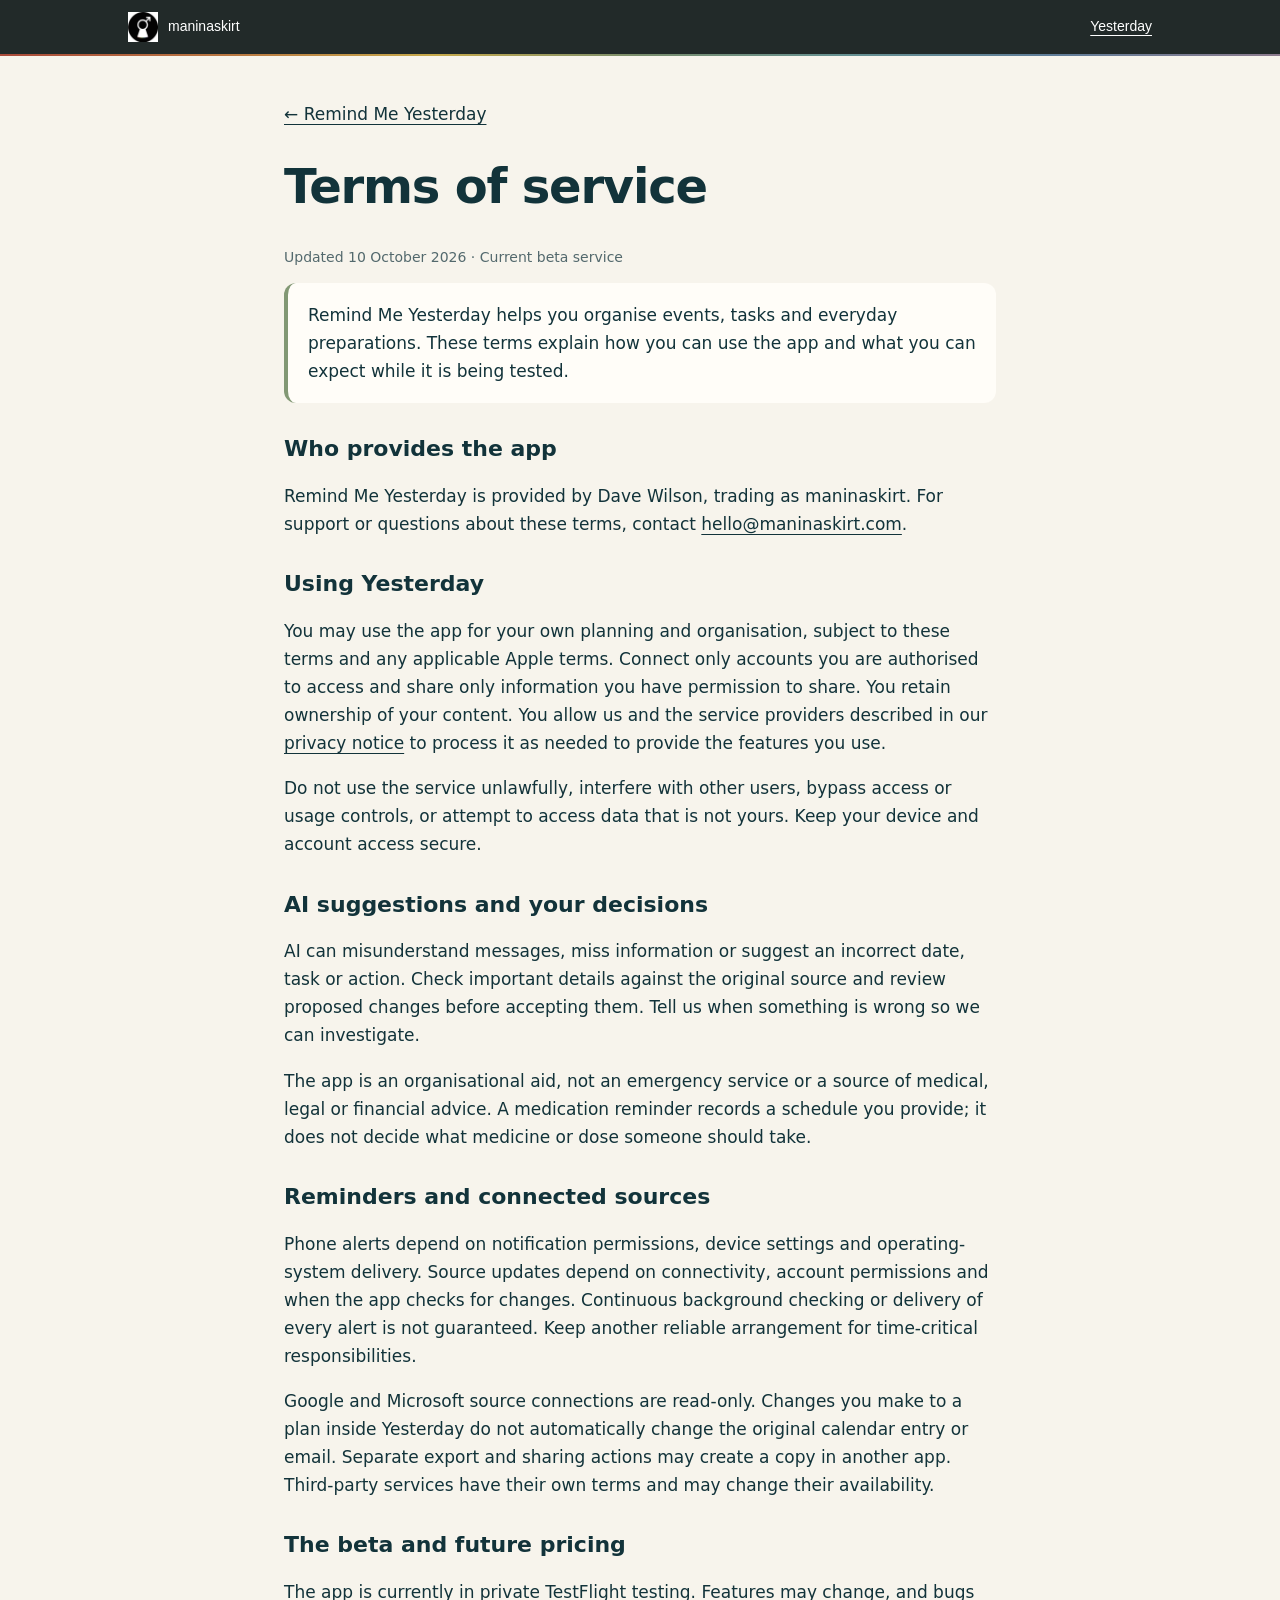
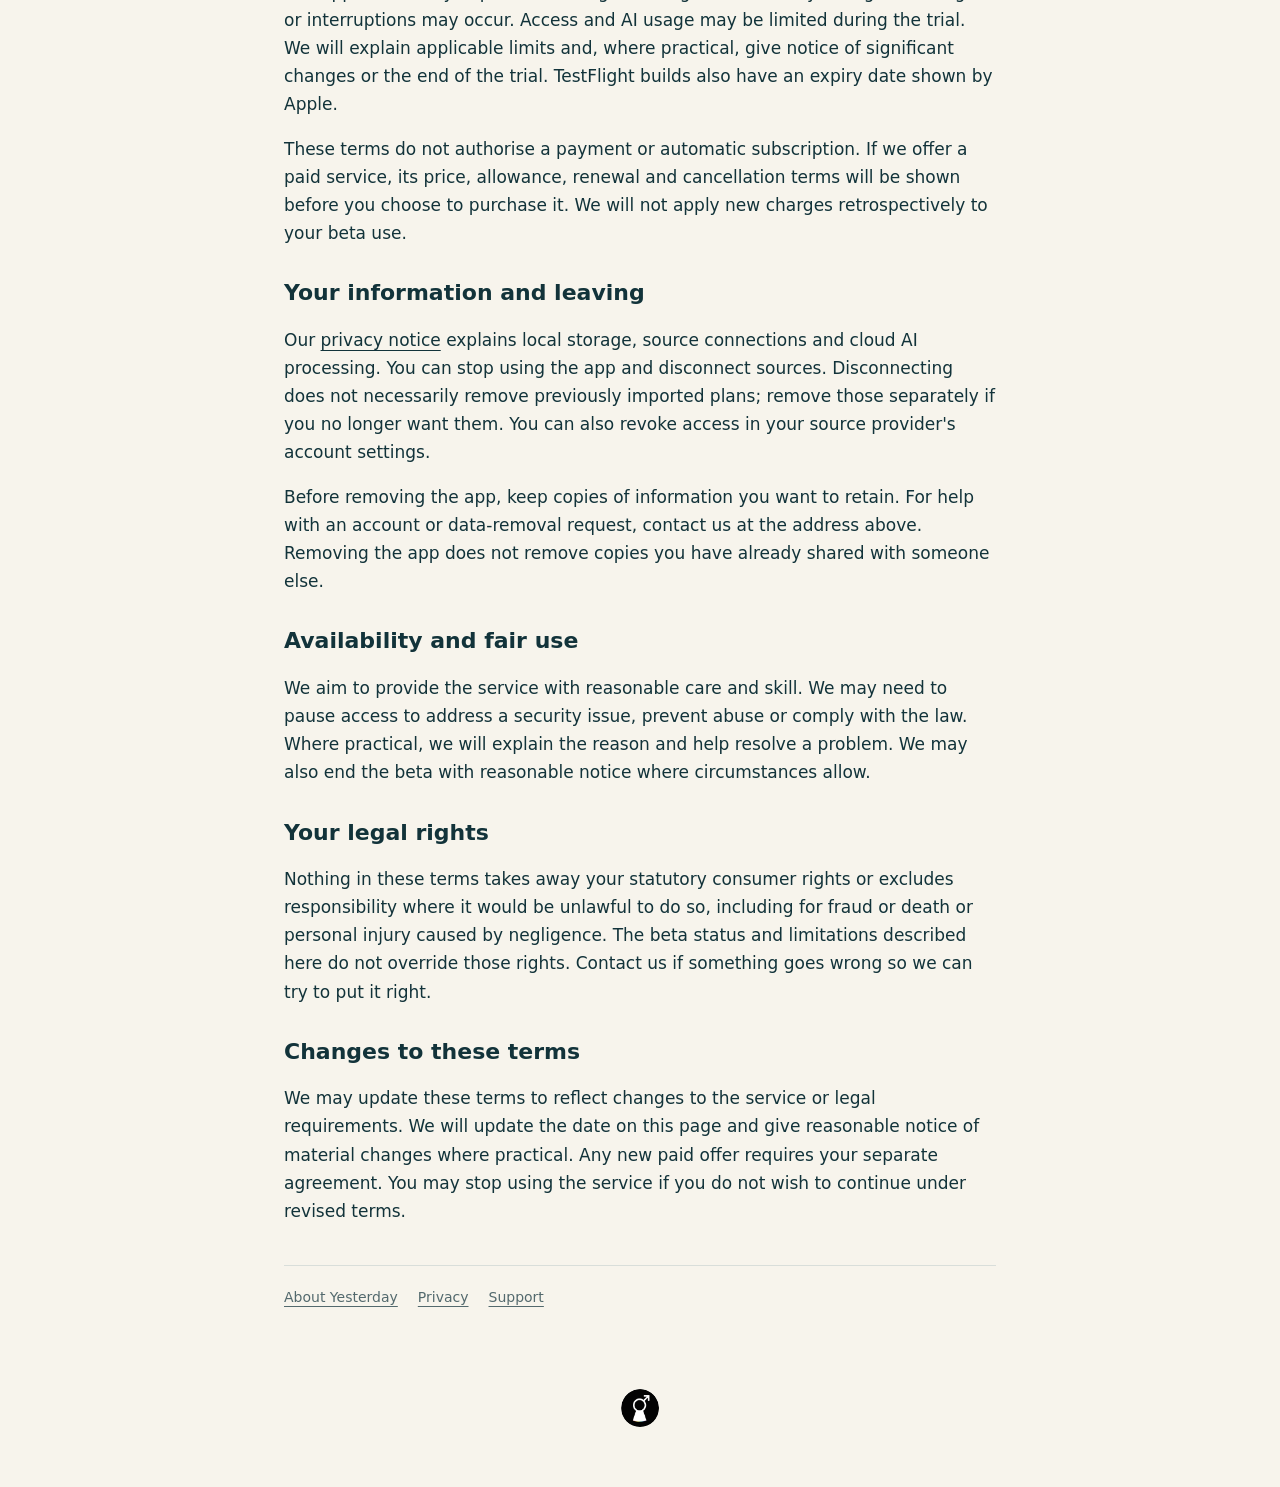
<file: RemindMeYesterday/terms/index.html>
<!doctype html>
<html lang="en"><head><meta charset="utf-8"><meta name="viewport" content="width=device-width,initial-scale=1">
<title>Terms of service · Remind Me Yesterday</title>
<meta name="description" content="Terms for using the Remind Me Yesterday beta: plans, tasks, connected sources and AI assistance.">
<link rel="stylesheet" href="/RemindMeYesterday/assets/brand.css">
<style>
:root{color-scheme:light dark;--paper:#f7f4ec;--ink:#12333a;--muted:#53696d;--card:#fffdf8;--line:#d9deda}
*{box-sizing:border-box}body{margin:0;background:var(--paper);color:var(--ink);font:17px/1.65 system-ui,-apple-system,sans-serif}
main{max-width:760px;margin:44px auto;padding:0 24px}h1{font-size:clamp(34px,6vw,48px);line-height:1.12;letter-spacing:-.025em}h2{font-size:22px;line-height:1.3;margin-top:32px}a{color:inherit;text-underline-offset:4px}a:focus-visible{outline:2px solid #6d9c9d;outline-offset:4px}
.intro{padding:18px 20px;background:var(--card);border-left:4px solid #829874;border-radius:12px}.updated,footer{color:var(--muted);font-size:14px}footer{border-top:1px solid var(--line);margin-top:40px;padding-top:20px;display:flex;flex-wrap:wrap;gap:20px}
@media(prefers-color-scheme:dark){:root{--paper:#142429;--ink:#edf5f4;--muted:#b3c5c8;--card:#203339;--line:#52686d}}
</style></head><body>
<div class="mias-header"><div class="mias-inner"><a class="mias-home" href="https://maninaskirt.com/" aria-label="Man in a Skirt home"><img src="/RemindMeYesterday/assets/maninaskirt.jpeg" width="30" height="30" alt=""><span>maninaskirt</span></a><a href="/RemindMeYesterday/">Yesterday</a></div><div class="mias-ribbon" aria-hidden="true"></div></div>
<main><a href="/RemindMeYesterday/">← Remind Me Yesterday</a>
<h1>Terms of service</h1><p class="updated">Updated 10 October 2026 · Current beta service</p>
<div class="intro">Remind Me Yesterday helps you organise events, tasks and everyday preparations. These terms explain how you can use the app and what you can expect while it is being tested.</div>
<h2>Who provides the app</h2>
<p>Remind Me Yesterday is provided by Dave Wilson, trading as maninaskirt. For support or questions about these terms, contact <a href="mailto:hello@maninaskirt.com">hello@maninaskirt.com</a>.</p>
<h2>Using Yesterday</h2>
<p>You may use the app for your own planning and organisation, subject to these terms and any applicable Apple terms. Connect only accounts you are authorised to access and share only information you have permission to share. You retain ownership of your content. You allow us and the service providers described in our <a href="/RemindMeYesterday/privacy/">privacy notice</a> to process it as needed to provide the features you use.</p>
<p>Do not use the service unlawfully, interfere with other users, bypass access or usage controls, or attempt to access data that is not yours. Keep your device and account access secure.</p>
<h2>AI suggestions and your decisions</h2>
<p>AI can misunderstand messages, miss information or suggest an incorrect date, task or action. Check important details against the original source and review proposed changes before accepting them. Tell us when something is wrong so we can investigate.</p>
<p>The app is an organisational aid, not an emergency service or a source of medical, legal or financial advice. A medication reminder records a schedule you provide; it does not decide what medicine or dose someone should take.</p>
<h2>Reminders and connected sources</h2>
<p>Phone alerts depend on notification permissions, device settings and operating-system delivery. Source updates depend on connectivity, account permissions and when the app checks for changes. Continuous background checking or delivery of every alert is not guaranteed. Keep another reliable arrangement for time-critical responsibilities.</p>
<p>Google and Microsoft source connections are read-only. Changes you make to a plan inside Yesterday do not automatically change the original calendar entry or email. Separate export and sharing actions may create a copy in another app. Third-party services have their own terms and may change their availability.</p>
<h2>The beta and future pricing</h2>
<p>The app is currently in private TestFlight testing. Features may change, and bugs or interruptions may occur. Access and AI usage may be limited during the trial. We will explain applicable limits and, where practical, give notice of significant changes or the end of the trial. TestFlight builds also have an expiry date shown by Apple.</p>
<p>These terms do not authorise a payment or automatic subscription. If we offer a paid service, its price, allowance, renewal and cancellation terms will be shown before you choose to purchase it. We will not apply new charges retrospectively to your beta use.</p>
<h2>Your information and leaving</h2>
<p>Our <a href="/RemindMeYesterday/privacy/">privacy notice</a> explains local storage, source connections and cloud AI processing. You can stop using the app and disconnect sources. Disconnecting does not necessarily remove previously imported plans; remove those separately if you no longer want them. You can also revoke access in your source provider's account settings.</p>
<p>Before removing the app, keep copies of information you want to retain. For help with an account or data-removal request, contact us at the address above. Removing the app does not remove copies you have already shared with someone else.</p>
<h2>Availability and fair use</h2>
<p>We aim to provide the service with reasonable care and skill. We may need to pause access to address a security issue, prevent abuse or comply with the law. Where practical, we will explain the reason and help resolve a problem. We may also end the beta with reasonable notice where circumstances allow.</p>
<h2>Your legal rights</h2>
<p>Nothing in these terms takes away your statutory consumer rights or excludes responsibility where it would be unlawful to do so, including for fraud or death or personal injury caused by negligence. The beta status and limitations described here do not override those rights. Contact us if something goes wrong so we can try to put it right.</p>
<h2>Changes to these terms</h2>
<p>We may update these terms to reflect changes to the service or legal requirements. We will update the date on this page and give reasonable notice of material changes where practical. Any new paid offer requires your separate agreement. You may stop using the service if you do not wish to continue under revised terms.</p>
<footer><a href="/RemindMeYesterday/">About Yesterday</a><a href="/RemindMeYesterday/privacy/">Privacy</a><a href="/RemindMeYesterday/support/">Support</a></footer>
</main><div class="mias-footer"><a href="https://maninaskirt.com/apps/" aria-label="More from maninaskirt"><img src="/RemindMeYesterday/assets/maninaskirt.jpeg" width="38" height="38" alt="maninaskirt"></a></div>
</body></html>
</file>
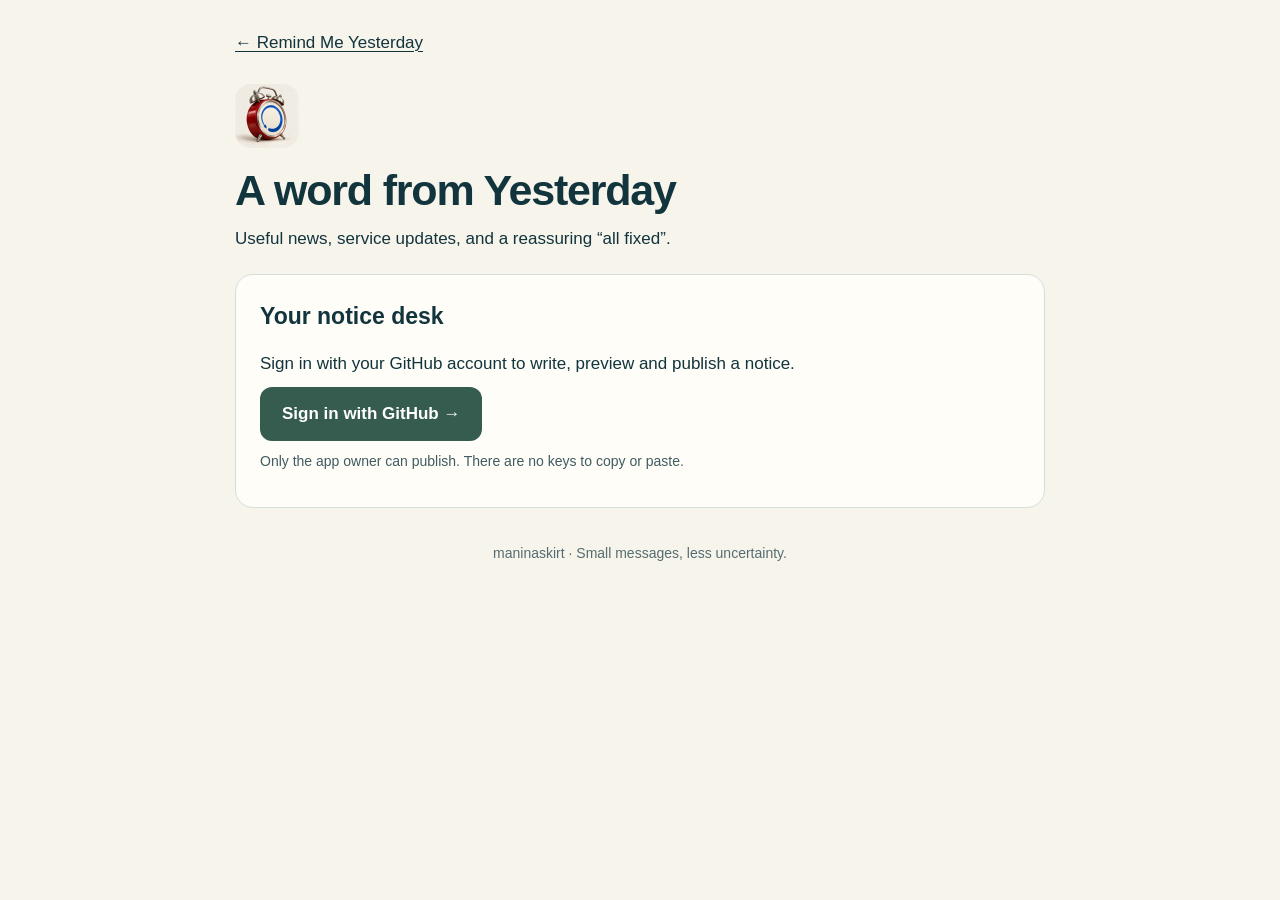
<file: RemindMeYesterday/notices/manage/index.html>
<!doctype html><html lang="en"><head><meta charset="utf-8"><meta name="viewport" content="width=device-width,initial-scale=1"><meta name="robots" content="noindex,nofollow"><meta name="referrer" content="no-referrer"><meta http-equiv="Content-Security-Policy" content="default-src 'none'; style-src 'self'; img-src 'self'; base-uri 'none'; form-action 'none'"><title>Sign in · Yesterday notices</title><link rel="stylesheet" href="style.css"></head><body><main><header><a href="../../">← Remind Me Yesterday</a><img src="../../assets/app-icon.png" alt="" width="64" height="64"><h1>A word from Yesterday</h1><p>Useful news, service updates, and a reassuring “all fixed”.</p></header><section><h2>Your notice desk</h2><p>Sign in with your GitHub account to write, preview and publish a notice.</p><a class="sign-in" href="https://remind-me-yesterday-server.onrender.com/notices/auth/login">Sign in with GitHub →</a><p class="small">Only the app owner can publish. There are no keys to copy or paste.</p></section><footer>maninaskirt · Small messages, less uncertainty.</footer></main></body></html>
</file>
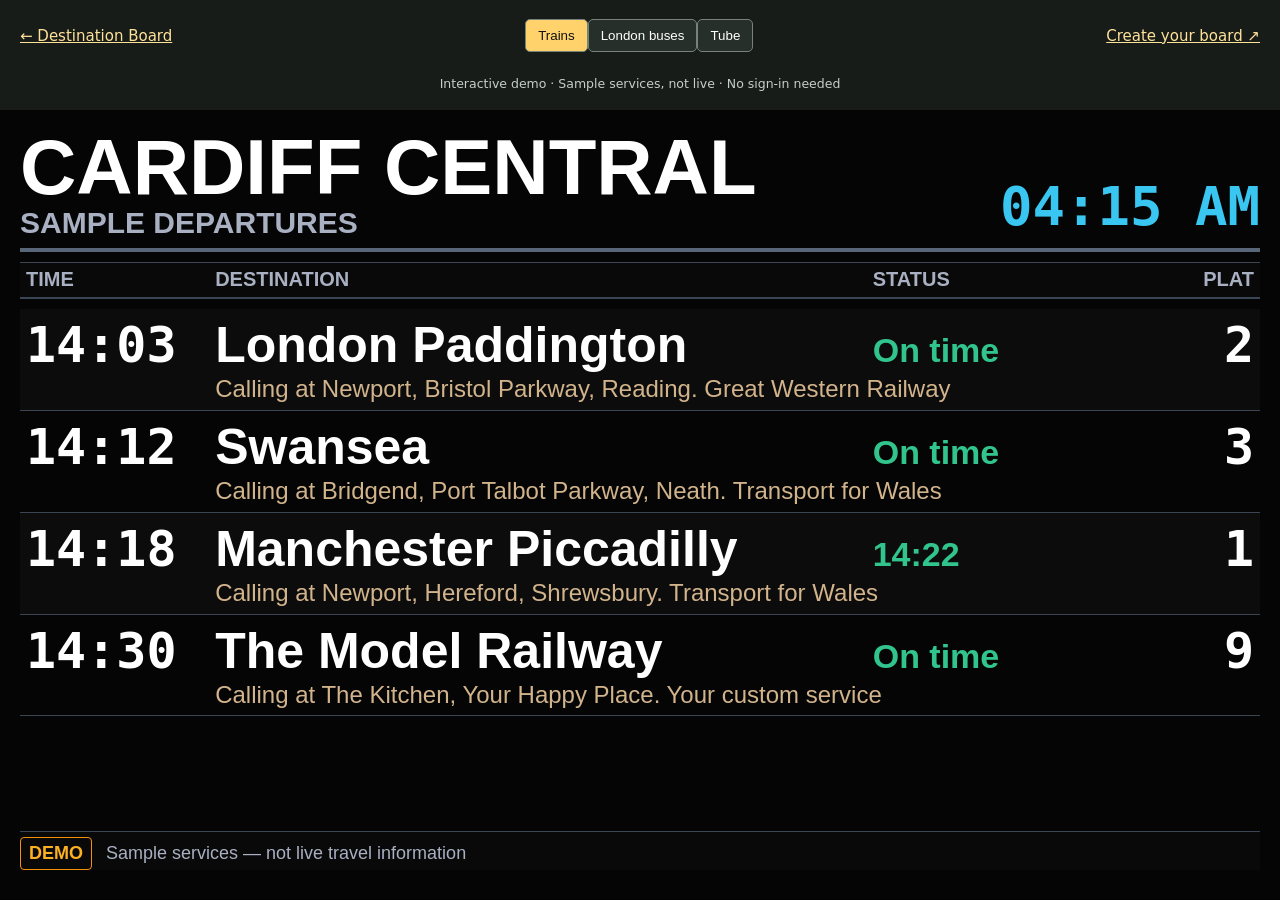
<file: destination-board/demo.html>
<!doctype html>
<html>
<head>
<meta charset="utf-8">
<meta name="viewport" content="width=device-width, initial-scale=1, viewport-fit=cover">
<meta name="theme-color" content="#050505">
<meta name="apple-mobile-web-app-capable" content="yes">
<meta name="apple-mobile-web-app-title" content="Destination Board">
<meta name="apple-mobile-web-app-status-bar-style" content="black">

<link rel="apple-touch-icon" href="/assets/apps/destination-board.png">
<title>Try Destination Board — interactive demo</title><meta name="robots" content="noindex">
<style>
:root {
  color-scheme: dark;
  --bg: #050505;
  --panel: #111111;
  --line: #3b4655;
  --line-strong: #596579;
  --row-alt: rgba(255, 255, 255, 0.026);
  --surface: #090909;
  --text: #ffffff;
  --muted: #a8b0c2;
  --calling: #d2b48c;
  --good: #31c48d;
  --warn: #ff9f1c;
  --bad: #ff4d4f;
  --clock: #39c6f0;
  --flight-bg: #030303;
  --flight-panel: #0f0f0a;
  --flight-line: #4f470f;
  --flight-line-strong: #ffd21f;
  --flight-row-alt: rgba(255, 210, 31, 0.055);
  --flight-surface: #080805;
  --flight-text: #f8fafc;
  --flight-muted: #ffe36d;
  --flight-clock: #ffd21f;
  --flight-head-bg: #ffd21f;
  --flight-head-text: #050505;
  --flight-accent: #ffd21f;
  --flight-departure-accent: #e6d36a;
  --flight-dest: #ffffff;
}
body[data-theme="amber"] {
  --bg: #050200;
  --panel: #120800;
  --line: #6d4a18;
  --line-strong: #a87522;
  --row-alt: rgba(255, 191, 63, 0.045);
  --surface: #090400;
  --text: #ffbf3f;
  --muted: #d4a547;
  --calling: #f6d28b;
  --good: #f4b942;
  --warn: #ff8c00;
  --bad: #ff4d2d;
  --clock: #ffd166;
  --flight-bg: #050200;
  --flight-panel: #120800;
  --flight-line: #6d4a18;
  --flight-line-strong: #ffbf3f;
  --flight-row-alt: rgba(255, 191, 63, 0.045);
  --flight-surface: #090400;
  --flight-text: #ffbf3f;
  --flight-muted: #d4a547;
  --flight-clock: #ffd166;
  --flight-head-bg: #ffbf3f;
  --flight-head-text: #050200;
  --flight-accent: #ffbf3f;
  --flight-departure-accent: #d4a547;
  --flight-dest: #ffbf3f;
}
body[data-theme="light"] {
  color-scheme: light;
  --bg: #ffffff;
  --panel: #eeeeee;
  --line: #9aa3ad;
  --line-strong: #5d6673;
  --row-alt: rgba(0, 0, 0, 0.045);
  --surface: #f8fafc;
  --text: #000000;
  --muted: #4b5563;
  --calling: #6b4e16;
  --good: #0f7a4f;
  --warn: #9a5a00;
  --bad: #b00020;
  --clock: #005f73;
  --flight-bg: #ffffff;
  --flight-panel: #eeeeee;
  --flight-line: #9aa3ad;
  --flight-line-strong: #5d6673;
  --flight-row-alt: rgba(0, 0, 0, 0.045);
  --flight-surface: #f8fafc;
  --flight-text: #000000;
  --flight-muted: #4b5563;
  --flight-clock: #005f73;
  --flight-head-bg: #111827;
  --flight-head-text: #ffffff;
  --flight-accent: #111827;
  --flight-departure-accent: #374151;
  --flight-dest: #000000;
}
body[data-theme="quiet"] {
  --bg: #000000;
  --panel: #050505;
  --line: #1f2933;
  --line-strong: #344054;
  --row-alt: rgba(184, 192, 204, 0.02);
  --surface: #020202;
  --text: #b8c0cc;
  --muted: #6b7280;
  --calling: #8c7a5b;
  --good: #2f8f68;
  --warn: #a66a1f;
  --bad: #9f2f2f;
  --clock: #4d9fb3;
  --flight-bg: #000000;
  --flight-panel: #050505;
  --flight-line: #1f2933;
  --flight-line-strong: #344054;
  --flight-row-alt: rgba(184, 192, 204, 0.02);
  --flight-surface: #020202;
  --flight-text: #b8c0cc;
  --flight-muted: #6b7280;
  --flight-clock: #4d9fb3;
  --flight-head-bg: #101828;
  --flight-head-text: #b8c0cc;
  --flight-accent: #8a95a6;
  --flight-departure-accent: #6b7280;
  --flight-dest: #b8c0cc;
}
body.flightBoard {
  --bg: var(--flight-bg);
  --panel: var(--flight-panel);
  --line: var(--flight-line);
  --line-strong: var(--flight-line-strong);
  --row-alt: var(--flight-row-alt);
  --surface: var(--flight-surface);
  --text: var(--flight-text);
  --muted: var(--flight-muted);
  --calling: var(--flight-muted);
  --good: #65d68b;
  --warn: #ff9f1c;
  --bad: #ff4d4f;
  --clock: var(--flight-clock);
}
body.flightBoard.flightDepartures {
  --line: var(--flight-line);
  --row-alt: var(--flight-row-alt);
  --muted: var(--flight-departure-accent);
  --clock: var(--flight-clock);
}
body.tubeBoard,
body.busBoard {
  --tube-amber: #ffc02e;
  --tube-amber-bright: #ffd66b;
  --tube-shell: #151515;
  background: #020202;
}
body.tubeBoard main,
body.busBoard main {
  display: block;
  height: 100dvh;
  min-height: 100dvh;
  padding: max(8px, env(safe-area-inset-top)) max(8px, env(safe-area-inset-right)) max(8px, env(safe-area-inset-bottom)) max(8px, env(safe-area-inset-left));
}
body.tubeBoard main > header,
body.tubeBoard main > .head,
body.tubeBoard main > #services,
body.tubeBoard main > .rotator,
body.tubeBoard main > footer {
  display: none;
}
body.busBoard main > header,
body.busBoard main > .head,
body.busBoard main > #services,
body.busBoard main > .rotator,
body.busBoard main > footer {
  display: none;
}
.tubeDisplay {
  position: relative;
  isolation: isolate;
  height: 100%;
  overflow: hidden;
  border: clamp(7px, 1.4vw, 14px) solid var(--tube-shell);
  border-radius: 8px;
  background:
    radial-gradient(circle at 1.5px 1.5px, rgba(255, 176, 0, .055) 1.05px, transparent 1.4px) 0 0 / 4px 4px,
    linear-gradient(#080806, #030302);
  color: var(--tube-amber);
  box-shadow: inset 0 0 0 2px #000, inset 0 0 60px rgba(0, 0, 0, .9);
  font-family: Consolas, "SFMono-Regular", "Roboto Mono", monospace;
}
.tubeDisplay::after {
  position: absolute;
  inset: 0;
  content: "";
  pointer-events: none;
  background: repeating-linear-gradient(0deg, transparent 0 3px, rgba(0, 0, 0, .13) 4px);
  mix-blend-mode: multiply;
}
.tubeDotText {
  color: var(--tube-amber);
  text-shadow: 0 0 2px rgba(255, 192, 46, .95), 0 0 7px rgba(255, 176, 0, .5);
  -webkit-text-stroke: .25px currentColor;
  -webkit-mask-image: radial-gradient(circle, #000 1.55px, transparent 1.82px);
  -webkit-mask-position: 0 0;
  -webkit-mask-size: 4px 4px;
  mask-image: radial-gradient(circle, #000 1.55px, transparent 1.82px);
  mask-position: 0 0;
  mask-size: 4px 4px;
}
.tubeDisplayHeader {
  display: flex;
  align-items: baseline;
  justify-content: space-between;
  gap: 18px;
  height: 21%;
  padding: clamp(14px, 3vw, 28px) clamp(16px, 3.5vw, 34px) clamp(7px, 1.3vw, 13px);
  border-bottom: 1px solid rgba(255, 176, 0, .32);
  text-transform: uppercase;
}
.tubeDisplayStation {
  overflow: hidden;
  font-size: clamp(20px, 4.3vw, 53px);
  font-weight: 800;
  letter-spacing: .025em;
  line-height: 1;
  text-overflow: ellipsis;
  white-space: nowrap;
}
.tubeDisplayPlatform {
  flex: 0 0 auto;
  max-width: 42%;
  overflow: hidden;
  font-size: clamp(10px, 1.7vw, 20px);
  letter-spacing: .08em;
  opacity: .84;
  text-align: right;
  text-overflow: ellipsis;
  white-space: nowrap;
}
.tubePageLabel {
  position: absolute;
  top: 23.5%;
  right: clamp(16px, 3.5vw, 34px);
  z-index: 1;
  font-size: clamp(9px, 1.4vw, 14px);
  letter-spacing: .16em;
  opacity: .72;
}
.tubeRows {
  display: grid;
  grid-template-rows: repeat(var(--tube-line-count, 4), minmax(0, 1fr));
  height: 65%;
  padding: 8% clamp(16px, 3.5vw, 34px) 1%;
}
.tubeRow {
  display: grid;
  grid-template-columns: clamp(22px, 4vw, 44px) minmax(0, 1fr) auto;
  align-items: center;
  gap: clamp(7px, 1.5vw, 16px);
  min-height: 0;
  border-bottom: 1px dotted rgba(255, 176, 0, .18);
  font-size: clamp(17px, 4vw, 47px);
  font-weight: 800;
  letter-spacing: .035em;
  line-height: 1;
}
.tubeRow:last-child { border-bottom: 0; }
.tubeRow.tubeMessageCovered { visibility: hidden; }
.tubeRowOrder { opacity: .66; }
.tubeRowDestination {
  overflow: hidden;
  text-overflow: ellipsis;
  white-space: nowrap;
}
.tubeRowDue {
  color: var(--tube-amber-bright);
  text-align: right;
  white-space: nowrap;
}
.tubeSystemMessage {
  position: absolute;
  z-index: 3;
  right: clamp(16px, 3.5vw, 34px);
  bottom: 14%;
  left: clamp(16px, 3.5vw, 34px);
  display: flex;
  align-items: center;
  justify-content: center;
  height: calc(65% / var(--tube-line-count, 4));
  overflow: hidden;
  background: transparent;
  color: var(--tube-amber-bright);
  font-size: clamp(14px, 3vw, 36px);
  font-weight: 950;
  letter-spacing: .045em;
  text-align: center;
  text-overflow: ellipsis;
  text-shadow: 0 0 2px rgba(255, 226, 142, 1), 0 0 9px rgba(255, 176, 0, .72);
  text-transform: uppercase;
  white-space: nowrap;
  -webkit-text-stroke: .55px currentColor;
}
.tubeDisplayFooter {
  display: grid;
  grid-template-areas:
    "lines chronology"
    "attribution attribution";
  grid-template-columns: minmax(0, 1fr) auto;
  grid-template-rows: minmax(0, 1fr) auto;
  align-items: center;
  column-gap: 16px;
  row-gap: 2px;
  height: 14%;
  padding: clamp(7px, 1.3vw, 13px) clamp(16px, 3.5vw, 34px);
  border-top: 1px solid rgba(255, 176, 0, .32);
  font-size: clamp(9px, 1.6vw, 17px);
  letter-spacing: .055em;
}
.tubeDisplayLines,
.tubeAttribution {
  overflow: hidden;
  text-overflow: ellipsis;
  white-space: nowrap;
}
.tubeDisplayLines {
  grid-area: lines;
  color: var(--tube-amber-bright);
  font-size: 1.18em;
  font-weight: 900;
  text-shadow: 0 0 2px rgba(255, 214, 107, .95), 0 0 7px rgba(255, 176, 0, .5);
  text-transform: uppercase;
  -webkit-text-stroke: .35px currentColor;
}
.tubeDisplayChronology {
  align-items: baseline;
  display: flex;
  gap: clamp(12px, 2.4vw, 28px);
  grid-area: chronology;
  justify-content: flex-end;
  white-space: nowrap;
}
.tubeDisplayDate {
  color: var(--tube-amber);
  font-size: 1em;
  font-weight: 800;
  text-transform: uppercase;
}
.tubeDisplayClock {
  color: var(--tube-amber-bright);
  font-size: 1.5em;
  font-weight: 950;
  letter-spacing: .08em;
}
.tubeAttribution {
  font-size: .68em;
  grid-area: attribution;
  opacity: .58;
  text-align: right;
}
.busDisplay {
  position: relative;
  isolation: isolate;
  height: 100%;
  overflow: hidden;
  border: clamp(7px, 1.4vw, 14px) solid var(--tube-shell);
  border-radius: 8px;
  background:
    radial-gradient(circle at 1.5px 1.5px, rgba(255, 176, 0, .055) 1.05px, transparent 1.4px) 0 0 / 4px 4px,
    linear-gradient(#080806, #030302);
  color: var(--tube-amber);
  box-shadow: inset 0 0 0 2px #000, inset 0 0 60px rgba(0, 0, 0, .9);
  font-family: Consolas, "SFMono-Regular", "Roboto Mono", monospace;
}
.busDisplay::after {
  position: absolute;
  inset: 0;
  content: "";
  pointer-events: none;
  background: repeating-linear-gradient(0deg, transparent 0 3px, rgba(0, 0, 0, .13) 4px);
  mix-blend-mode: multiply;
}
.busDisplayHeader {
  display: flex;
  align-items: end;
  justify-content: space-between;
  gap: 18px;
  height: 22%;
  padding: clamp(14px, 3vw, 28px) clamp(16px, 3.5vw, 34px) clamp(10px, 1.8vw, 18px);
  border-bottom: 1px solid rgba(255, 176, 0, .32);
  text-transform: uppercase;
}
.busDisplayStop {
  overflow: hidden;
  font-size: clamp(22px, 4.4vw, 55px);
  font-weight: 900;
  line-height: 1;
  text-overflow: ellipsis;
  white-space: nowrap;
}
.busDisplayDirection {
  flex: 0 0 auto;
  max-width: 38%;
  overflow: hidden;
  font-size: clamp(12px, 2vw, 24px);
  font-weight: 800;
  letter-spacing: .07em;
  opacity: .9;
  text-align: right;
  text-overflow: ellipsis;
  white-space: nowrap;
}
.busRows {
  display: grid;
  grid-template-rows: repeat(var(--bus-line-count, 5), minmax(0, 1fr));
  height: 64%;
  padding: clamp(8px, 1.4vw, 16px) clamp(16px, 3.5vw, 34px);
}
.busRow {
  display: grid;
  grid-template-columns: clamp(58px, 10vw, 118px) minmax(0, 1fr) auto;
  align-items: center;
  gap: clamp(10px, 2vw, 24px);
  min-height: 0;
  border-bottom: 1px dotted rgba(255, 176, 0, .2);
  font-size: clamp(19px, 3.7vw, 46px);
  font-weight: 850;
  line-height: 1;
}
.busRow:last-child { border-bottom: 0; }
.busRoute { color: var(--tube-amber-bright); font-weight: 950; }
.busDestination { overflow: hidden; text-overflow: ellipsis; white-space: nowrap; }
.busDue { color: var(--tube-amber-bright); text-align: right; white-space: nowrap; }
.busDisplayFooter {
  display: grid;
  grid-template-columns: minmax(0, 1fr) auto;
  align-items: center;
  gap: 16px;
  height: 14%;
  padding: clamp(7px, 1.3vw, 13px) clamp(16px, 3.5vw, 34px);
  border-top: 1px solid rgba(255, 176, 0, .32);
  font-size: clamp(10px, 1.7vw, 18px);
  letter-spacing: .055em;
}
.busDisplayRoutes {
  overflow: hidden;
  color: var(--tube-amber-bright);
  font-size: 1.18em;
  font-weight: 900;
  text-overflow: ellipsis;
  text-transform: uppercase;
  white-space: nowrap;
}
.busAttribution { opacity: .7; text-align: right; white-space: nowrap; }
body[data-dot-style="crisp"] .tubeDotText {
  text-shadow: 0 0 1px rgba(255, 214, 107, .95), 0 0 5px rgba(255, 176, 0, .42);
  -webkit-text-stroke: 0;
  -webkit-mask-image: none;
  mask-image: none;
}
@media (hover: none) and (pointer: coarse) {
  body:not([data-dot-style="matrix"]) .tubeDotText {
    text-shadow: 0 0 1px rgba(255, 214, 107, .95), 0 0 5px rgba(255, 176, 0, .42);
    -webkit-text-stroke: 0;
    -webkit-mask-image: none;
    mask-image: none;
  }
}
@media (max-width: 620px) {
  .tubeDisplayHeader {
    align-items: flex-start;
    flex-direction: column;
    gap: 8px;
    height: 19%;
    padding: 18px 16px 10px;
  }
  .tubeDisplayStation { max-width: 100%; font-size: clamp(24px, 7.8vw, 36px); }
  .tubeDisplayPlatform { max-width: 100%; font-size: clamp(12px, 3.6vw, 17px); text-align: left; }
  .tubePageLabel { top: 21%; right: 16px; font-size: 12px; opacity: .9; }
  .tubeRows { height: 67%; padding: 7% 16px 0; }
  .tubeRow {
    grid-template-columns: 20px minmax(0, 1fr) auto;
    align-content: center;
    align-items: start;
    gap: 7px;
    font-size: clamp(23px, 6.7vw, 32px);
    line-height: 1.18;
  }
  .tubeRowDestination {
    display: -webkit-box;
    max-height: 2.36em;
    overflow: hidden;
    text-overflow: clip;
    white-space: normal;
    -webkit-box-orient: vertical;
    -webkit-line-clamp: 2;
  }
  .tubeRowDue { font-size: .82em; line-height: 1.35; }
  .tubeDisplayFooter {
    height: 16%;
    padding: 10px 16px;
    font-size: clamp(10px, 3vw, 13px);
  }
  .tubeDisplayLines { font-size: clamp(13px, 3.8vw, 17px); }
  .tubeSystemMessage {
    right: 16px;
    bottom: 14%;
    left: 16px;
    height: calc(67% / var(--tube-line-count, 4));
    font-size: clamp(14px, 4.8vw, 22px);
  }
  .tubeAttribution { font-size: clamp(9px, 2.5vw, 11px); }
  .busDisplayHeader {
    align-items: flex-start;
    flex-direction: column;
    gap: 8px;
    height: 20%;
    padding: 18px 16px 10px;
  }
  .busDisplayStop { max-width: 100%; font-size: clamp(25px, 8vw, 37px); }
  .busDisplayDirection { max-width: 100%; font-size: clamp(13px, 4vw, 18px); text-align: left; }
  .busRows { height: 66%; padding: 8px 16px; }
  .busRow {
    grid-template-columns: 58px minmax(0, 1fr) auto;
    gap: 8px;
    font-size: clamp(21px, 6.4vw, 30px);
  }
  .busDestination {
    display: -webkit-box;
    max-height: 2.2em;
    overflow: hidden;
    white-space: normal;
    -webkit-box-orient: vertical;
    -webkit-line-clamp: 2;
  }
  .busDue { font-size: .72em; }
  .busDisplayFooter { height: 14%; padding: 10px 16px; font-size: clamp(10px, 3vw, 13px); }
  .busAttribution { font-size: clamp(9px, 2.5vw, 11px); }
}
@media (orientation: portrait) {
  .tubeDisplayHeader { height: 19%; }
  .tubeRows { height: 65%; }
  .tubeDisplayFooter { height: 16%; }
  .tubeDisplayChronology { gap: 14px; }
}
* { box-sizing: border-box; }
html, body { height: 100%; }
body {
  margin: 0;
  background: var(--bg);
  color: var(--text);
  font-family: Arial, Helvetica, sans-serif;
  -webkit-font-smoothing: antialiased;
  font-variant-numeric: tabular-nums;
  overflow: hidden;
}
body[data-density="dense"] {
  --display-scale: 0.9;
}
body[data-density="ultra"] {
  --display-scale: 0.8;
}
body[data-text-scale="large"] h1 {
  font-size: clamp(34px, 7vw, 86px);
}
body[data-text-scale="large"] .displayLabel {
  font-size: clamp(17px, 2.7vw, 34px);
}
body[data-text-scale="large"] .time,
body[data-text-scale="large"] .dest,
body[data-text-scale="large"] .plat {
  font-size: clamp(25px, 4.7vw, 56px);
}
body[data-text-scale="large"] .status {
  font-size: clamp(17px, 3.1vw, 38px);
}
body[data-text-scale="compact"] .calling {
  font-size: clamp(11px, 1.7vw, 20px);
}
main {
  height: 100dvh;
  display: grid;
  grid-template-rows: auto auto 1fr auto auto;
  gap: clamp(5px, 1.1vh, 10px);
  padding: clamp(10px, 2vw, 20px);
}
@supports (padding: max(0px)) {
  main {
    min-height: 100dvh;
    height: auto;
    padding-top: max(clamp(10px, 2vw, 20px), env(safe-area-inset-top));
    padding-right: max(clamp(10px, 2vw, 20px), env(safe-area-inset-right));
    padding-bottom: max(clamp(10px, 2vw, 20px), env(safe-area-inset-bottom));
    padding-left: max(clamp(10px, 2vw, 20px), env(safe-area-inset-left));
  }
}
body[data-density="dense"] main,
body[data-density="ultra"] main {
  gap: clamp(4px, 0.8vh, 8px);
  padding: clamp(8px, 1.6vw, 16px);
}
@supports (padding: max(0px)) {
  body[data-density="dense"] main,
  body[data-density="ultra"] main {
    padding-top: max(clamp(8px, 1.6vw, 16px), env(safe-area-inset-top));
    padding-right: max(clamp(8px, 1.6vw, 16px), env(safe-area-inset-right));
    padding-bottom: max(clamp(8px, 1.6vw, 16px), env(safe-area-inset-bottom));
    padding-left: max(clamp(8px, 1.6vw, 16px), env(safe-area-inset-left));
  }
}
header {
  display: grid;
  grid-template-columns: minmax(0, 1fr) auto;
  gap: clamp(8px, 2vw, 18px);
  align-items: end;
  border-bottom: 4px solid var(--line-strong);
  padding-bottom: clamp(6px, 1.2vh, 10px);
}
h1 {
  margin: 0;
  min-width: 0;
  font-size: clamp(30px, 6.4vw, 78px);
  text-transform: uppercase;
  line-height: 0.95;
  overflow: hidden;
  text-overflow: ellipsis;
}
body[data-density="dense"] h1 {
  font-size: clamp(27px, 5.7vw, 70px);
}
body[data-density="ultra"] h1 {
  font-size: clamp(24px, 5vw, 62px);
}
.titleStack {
  min-width: 0;
}
.displayLabel {
  color: var(--muted);
  font-size: clamp(15px, 2.4vw, 30px);
  font-weight: 700;
  letter-spacing: 0;
  line-height: 1;
  margin-top: 4px;
  text-transform: uppercase;
}
body[data-density="dense"] .displayLabel,
body[data-density="ultra"] .displayLabel {
  font-size: clamp(13px, 2vw, 25px);
  margin-top: 2px;
}
h1.tightTitle {
  font-size: clamp(26px, 5.3vw, 68px);
}
h1.veryTightTitle {
  font-size: clamp(22px, 4.4vw, 58px);
}
#clock {
  color: var(--clock);
  font-family: Consolas, "SFMono-Regular", "Roboto Mono", monospace;
  font-size: clamp(22px, 4.8vw, 54px);
  font-weight: 700;
  white-space: nowrap;
}
body[data-density="dense"] #clock,
body[data-density="ultra"] #clock {
  font-size: clamp(20px, 4vw, 46px);
}
.head, .service {
  display: grid;
  grid-template-columns: minmax(106px, 0.58fr) minmax(0, 2.14fr) minmax(112px, 0.82fr) minmax(62px, 0.4fr);
  column-gap: clamp(8px, 1.35vw, 15px);
  align-items: baseline;
}
.head {
  background: var(--surface);
  color: var(--muted);
  text-transform: uppercase;
  border-bottom: 2px solid var(--line);
  border-top: 1px solid var(--line);
  padding: 5px 6px 6px;
  font-size: clamp(12px, 1.7vw, 20px);
  font-weight: 700;
  letter-spacing: 0;
}
body[data-density="dense"] .head,
body[data-density="ultra"] .head {
  padding-bottom: 4px;
}
.service {
  min-height: clamp(52px, 8vh, 84px);
  border-bottom: 1px solid var(--line);
  padding: clamp(4px, 0.8vh, 7px) 6px;
}
body[data-density="dense"] .service {
  min-height: clamp(45px, 7vh, 72px);
  padding: 4px 0;
}
body[data-density="ultra"] .service {
  min-height: clamp(40px, 6.1vh, 64px);
  padding: 3px 0;
}
.service:nth-child(odd) {
  background: var(--row-alt);
}
body.compact .service {
  min-height: clamp(40px, 6.2vh, 62px);
  padding: 4px 0;
}
.time, .dest, .plat {
  font-size: clamp(22px, 4.2vw, 50px);
  font-weight: 700;
  white-space: nowrap;
  overflow: hidden;
  text-overflow: ellipsis;
}
.time {
  text-overflow: clip;
}
.flightHead,
.flightNo {
  display: none;
}
body.flightBoard .head,
body.flightBoard .service {
  grid-template-columns: minmax(88px, 0.56fr) minmax(0, 2.05fr) minmax(112px, 0.82fr) minmax(118px, 0.9fr) minmax(78px, 0.5fr);
}
body.flightBoard .head {
  background: var(--flight-head-bg);
  border-color: var(--flight-head-bg);
  color: var(--flight-head-text);
}
body.flightBoard .flightHead,
body.flightBoard .flightNo {
  display: block;
}
body.flightBoard .time,
body.flightBoard .plat,
body.flightBoard .flightNo {
  color: var(--flight-accent);
}
body.flightBoard.flightDepartures .time,
body.flightBoard.flightDepartures .plat,
body.flightBoard.flightDepartures .flightNo {
  color: var(--flight-departure-accent);
}
body.flightBoard .dest {
  color: var(--flight-dest);
}
body.flightBoard .flightNo {
  font-family: Consolas, "SFMono-Regular", "Roboto Mono", monospace;
  font-size: clamp(18px, 3.2vw, 40px);
  font-weight: 700;
  overflow: hidden;
  text-overflow: ellipsis;
  white-space: nowrap;
}
body.flightBoard .flightNo.flash {
  animation: flightNumberFlash 0.35s ease-out;
}
@keyframes flightNumberFlash {
  0% { opacity: 0; }
  100% { opacity: 1; }
}
body.flightBoard .plat {
  text-align: right;
}
body.flightBoard .calling {
  display: none;
}
body[data-density="dense"] .time,
body[data-density="dense"] .dest,
body[data-density="dense"] .plat,
body[data-density="ultra"] .time,
body[data-density="ultra"] .dest,
body[data-density="ultra"] .plat {
  font-size: clamp(20px, 3.7vw, 42px);
}
.time,
.plat {
  font-family: Consolas, "SFMono-Regular", "Roboto Mono", monospace;
}
.status {
  font-size: clamp(15px, 2.8vw, 34px);
  font-weight: 700;
  color: var(--good);
  white-space: nowrap;
  overflow: hidden;
  text-overflow: ellipsis;
}
body[data-density="dense"] .status,
body[data-density="ultra"] .status {
  font-size: clamp(14px, 2.4vw, 28px);
}
.status.warn { color: var(--warn); }
.status.bad { color: var(--bad); }
.mobileStatus { display: none; }
.plat { text-align: right; }
.platformHead { text-align: right; }
.statusHead { text-align: left; }
.calling {
  grid-column: 2 / 5;
  color: var(--calling);
  font-size: clamp(12px, 2vw, 24px);
  line-height: 1.12;
  white-space: nowrap;
  overflow: hidden;
  padding-top: 2px;
}
body[data-density="dense"] .calling,
body[data-density="ultra"] .calling {
  font-size: clamp(11px, 1.8vw, 20px);
  padding-top: 1px;
}
.callingText {
  display: inline-block;
  min-width: 100%;
  padding-left: 0;
  vertical-align: bottom;
}
.callingText.scroll {
  animation-duration: var(--calling-scroll-duration, 28s);
  animation-iteration-count: infinite;
  animation-name: callingTicker;
  animation-timing-function: linear;
  padding-left: 100%;
}
@keyframes callingTicker {
  0%, 7% { transform: translateX(0); }
  92%, 100% { transform: translateX(calc(-1 * var(--calling-scroll-distance, 100%))); }
}
.rotator {
  border-top: 2px solid var(--line);
  display: grid;
  gap: 3px;
  padding-top: 6px;
}
.rotator[hidden] {
  display: none;
}
.rotatorLabel {
  color: var(--muted);
  font-size: clamp(13px, 2vw, 18px);
  font-weight: 700;
  text-transform: uppercase;
}
.rotator .service {
  background: var(--panel);
  border-bottom: 0;
  min-height: auto;
  padding: 6px 8px;
}
.rotator .callingText {
  animation: none !important;
  max-width: 100%;
  overflow: hidden;
  padding-left: 0 !important;
  text-overflow: ellipsis;
  transform: none !important;
}
footer {
  display: grid;
  grid-template-columns: auto minmax(0, 1fr) auto;
  gap: clamp(8px, 1.4vw, 14px);
  align-items: center;
  border-top: 1px solid var(--line);
  background: var(--surface);
  padding-top: 5px;
  color: var(--muted);
  font-size: clamp(12px, 1.8vw, 18px);
  min-width: 0;
}
body.flightBoard footer {
  border-top-color: #3b4655;
  background: #090909;
  color: #a8b0c2;
}
#message,
#updated {
  min-width: 0;
  overflow: hidden;
  text-overflow: ellipsis;
  white-space: nowrap;
}
#updated {
  justify-self: end;
}
.dataBadge {
  border: 1px solid var(--line);
  border-radius: 4px;
  color: var(--muted);
  font-size: clamp(12px, 1.8vw, 18px);
  font-weight: 700;
  letter-spacing: 0;
  padding: 5px 8px;
  text-transform: uppercase;
  white-space: nowrap;
}
.dataBadge.live {
  border-color: #12b76a;
  color: #32d583;
}
body.flightBoard .dataBadge.live {
  border-color: #12b76a;
  color: #32d583;
}
.dataBadge.demo {
  border-color: #f79009;
  color: #fdb022;
}
.dataBadge.local {
  border-color: #84caff;
  color: #84caff;
}
.empty {
  color: var(--warn);
  font-size: clamp(22px, 4vw, 42px);
  padding-top: 24px;
}
#services {
  min-height: 0;
  overflow: hidden;
}
body.browserDisplay:not(.tubeBoard):not(.busBoard) main {
  height: 100dvh;
  grid-template-rows: auto auto minmax(0, 1fr) auto auto;
}
body.browserDisplay main > footer { padding-right: 48px; }
#browserBoardControls[hidden] { display: none; }
#browserBoardControls {
  position: fixed;
  right: max(8px, env(safe-area-inset-right));
  bottom: max(8px, env(safe-area-inset-bottom));
  z-index: 20;
  color: var(--text);
  font: 16px/1.3 Arial, sans-serif;
}
#browserBoardControls summary {
  display: grid;
  place-items: center;
  width: 44px;
  height: 36px;
  border: 1px solid var(--line);
  border-radius: 8px;
  background: var(--panel);
  cursor: pointer;
  list-style: none;
  font-size: 24px;
}
#browserBoardControls summary::-webkit-details-marker { display: none; }
.browserBoardActions {
  position: absolute;
  bottom: 44px;
  right: 0;
  width: 200px;
  padding: 6px;
  border: 1px solid var(--line);
  border-radius: 10px;
  background: var(--panel);
  box-shadow: 0 6px 24px #0006;
}
.browserBoardActions a, .browserBoardActions button {
  display: block;
  width: 100%;
  padding: 12px;
  border: 0;
  border-radius: 6px;
  background: transparent;
  color: inherit;
  font: inherit;
  text-align: left;
  text-decoration: none;
  cursor: pointer;
}
.browserBoardActions :is(a, button):hover,
.browserBoardActions :is(a, button):focus-visible { background: var(--surface); }
@media (max-width: 720px) {
  main {
    gap: 7px;
    padding: 12px;
  }
  header {
    grid-template-columns: minmax(0, 1fr);
    gap: 0;
  }
  h1 {
    font-size: clamp(28px, 9.5vw, 52px);
    white-space: normal;
  }
  #clock {
    font-size: clamp(20px, 7vw, 38px);
    justify-self: end;
  }
  .head, .service { grid-template-columns: 84px minmax(0, 1fr) 42px; }
  .status, .statusHead { display: none; }
  .mobileStatus {
    display: inline-block;
    margin-left: 8px;
    color: var(--good);
    font-size: 0.46em;
    font-weight: 800;
    letter-spacing: 0.04em;
    line-height: 1;
    text-transform: uppercase;
    vertical-align: 0.22em;
  }
  .mobileStatus.warn { color: var(--warn); }
  .mobileStatus.bad { color: var(--bad); }
  .time, .dest, .plat { font-size: clamp(20px, 6.6vw, 34px); }
  .calling { font-size: clamp(12px, 3.8vw, 18px); }
  .calling { grid-column: 2 / 4; }
  body.flightBoard .head,
  body.flightBoard .service {
    grid-template-columns: 70px minmax(0, 1.5fr) minmax(76px, 0.7fr) 44px;
  }
  body.flightBoard .status,
  body.flightBoard .statusHead {
    display: none;
  }
  body.flightBoard .flightNo {
    font-size: clamp(16px, 5vw, 28px);
  }
  footer {
    grid-template-columns: auto minmax(0, 1fr);
  }
  #updated {
    display: none;
  }
  .dataBadge {
    font-size: 11px;
    padding: 4px 6px;
  }
}
body.platformFiltered .head,
body.platformFiltered .service {
  grid-template-columns: minmax(106px, 0.58fr) minmax(0, 2.19fr) minmax(112px, 0.82fr);
}
body.flightBoard.platformFiltered .head,
body.flightBoard.platformFiltered .service {
  grid-template-columns: minmax(88px, 0.56fr) minmax(0, 2.05fr) minmax(112px, 0.82fr) minmax(118px, 0.9fr) minmax(78px, 0.5fr);
}
body.platformFiltered .plat,
body.platformFiltered .platformHead {
  display: none;
}
body.flightBoard.platformFiltered .plat,
body.flightBoard.platformFiltered .platformHead {
  display: block;
}
body.platformFiltered .calling {
  grid-column: 2 / 4;
}
@media (max-width: 720px) {
  body.platformFiltered .head,
  body.platformFiltered .service {
    grid-template-columns: 84px minmax(0, 1fr);
  }
  body.platformFiltered .calling { grid-column: 2 / 3; }
  body.flightBoard.platformFiltered .head,
  body.flightBoard.platformFiltered .service {
    grid-template-columns: 70px minmax(0, 1.45fr) minmax(76px, .75fr) 44px;
  }
}
@media (max-width: 430px) {
  main { gap: 5px; }
  h1 { font-size: clamp(27px, 9vw, 40px); }
  .displayLabel { font-size: 13px; }
  .head, .service { grid-template-columns: 68px minmax(0, 1fr) 36px; }
  body.platformFiltered .head,
  body.platformFiltered .service { grid-template-columns: 68px minmax(0, 1fr); }
  .time, .dest, .plat { font-size: clamp(19px, 6vw, 27px); }
  .calling { font-size: clamp(11px, 3.5vw, 15px); }
  body.flightBoard .head,
  body.flightBoard .service,
  body.flightBoard.platformFiltered .head,
  body.flightBoard.platformFiltered .service {
    grid-template-columns: 62px minmax(0, 1.4fr) minmax(68px, .75fr) 34px;
  }
  footer { font-size: 11px; }
}
.demoNav{height:110px;box-sizing:border-box;display:flex;align-items:center;justify-content:space-between;gap:10px;flex-wrap:wrap;padding:12px 20px;background:#171c19;color:#fff;font:15px system-ui}.demoNav a{color:#ffe29a}.demoNav button{padding:8px 12px;background:#262f29;color:#fff;border:1px solid #778379;border-radius:5px;cursor:pointer}.demoNav button[aria-pressed=true]{background:#ffd26b;color:#111}.demoNav small{flex-basis:100%;text-align:center;color:#c6cfc8}body.browserDisplay{height:100dvh;display:flex;flex-direction:column}.demoNav{flex-shrink:0}body.browserDisplay main{height:calc(100dvh - 110px);min-height:0;flex:1}@media(max-width:600px){.demoNav{height:152px;font-size:13px;justify-content:center;padding:8px}.demoNav>div{order:2;width:100%;text-align:center}.demoNav small{order:3;font-size:11px}body.browserDisplay main{height:calc(100dvh - 152px)}}
</style>
</head>
<body><nav class="demoNav" aria-label="Demo controls"><a href="https://destinationboard.co.uk/">← Destination Board</a><div role="group" aria-label="Choose sample board"><button data-demo="rail" aria-pressed="true">Trains</button><button data-demo="bus" aria-pressed="false">London buses</button><button data-demo="tube" aria-pressed="false">Tube</button></div><a href="https://destinationboard.co.uk/signup">Create your board ↗</a><small>Interactive demo · Sample services, not live · No sign-in needed</small></nav>
<main>
  <header>
    <div class="titleStack">
      <h1 id="title">Destination Board</h1>
      <div class="displayLabel" id="displayLabel"></div>
    </div>
    <div id="clock">--:--</div>
    
  </header>
  <section class="head">
    <div>Time</div>
    <div id="placeHead">Destination</div>
    <div class="flightHead">Flight</div>
    <div class="statusHead">Status</div>
    <div class="platformHead">Plat</div>
  </section>
  <section id="services"><div class="empty">Loading board</div></section>
  <section class="rotator" id="rotator" hidden>
    <div class="rotatorLabel" id="rotatorLabel">More</div>
    <div id="rotatorService"></div>
  </section>
  <section class="tubeDisplay" id="tubeDisplay" aria-label="London Underground arrivals" hidden>
    <div class="tubeDisplayHeader">
      <div class="tubeDisplayStation tubeDotText" id="tubeDisplayStation">DESTINATION BOARD</div>
      <div class="tubeDisplayPlatform tubeDotText" id="tubeDisplayPlatform">LIVE ARRIVALS</div>
    </div>
    <div class="tubePageLabel tubeDotText" id="tubePageLabel" aria-live="polite">NOW</div>
    <div class="tubeRows" id="tubeRows"></div>
    <div class="tubeSystemMessage tubeDotText" id="tubeSystemMessage" aria-live="polite" hidden></div>
    <div class="tubeDisplayFooter">
      <div class="tubeDisplayLines tubeDotText" id="tubeDisplayLines">LONDON UNDERGROUND</div>
      <div class="tubeDisplayChronology tubeDotText">
        <span class="tubeDisplayDate" id="tubeDisplayDate">---</span>
        <span class="tubeDisplayClock" id="tubeDisplayClock">--:--</span>
      </div>
      <div class="tubeAttribution">Illustrative sample arrivals — not live</div>
    </div>
  </section>
  <section class="busDisplay" id="busDisplay" aria-label="London bus arrivals" hidden>
    <div class="busDisplayHeader">
      <div class="busDisplayStop tubeDotText" id="busDisplayStop">BUS STOP</div>
      <div class="busDisplayDirection tubeDotText" id="busDisplayDirection">LIVE ARRIVALS</div>
    </div>
    <div class="busRows" id="busRows"></div>
    <div class="busDisplayFooter">
      <div class="busDisplayRoutes tubeDotText" id="busDisplayRoutes">LONDON BUSES</div>
      <div class="busAttribution">Illustrative sample arrivals — not live</div>
    </div>
  </section>
  <footer>
    <div class="dataBadge" id="dataBadge">Connecting</div>
    <div id="message">Connecting</div>
    <div id="updated">--</div>
  </footer>
</main>
<script>
const params = new URLSearchParams();
const isNativeDisplay = false;
document.body.classList.add("browserDisplay");
let boardId = "", appSessionToken = "", token = "", displayUserId = "public-demo";
const themeStorageKey = "public-demo-theme", compactStorageKey = "public-demo-compact";
const titleEl = document.getElementById("title");
const displayLabelEl = document.getElementById("displayLabel");
const clockEl = document.getElementById("clock");
const servicesEl = document.getElementById("services");
const rotatorEl = document.getElementById("rotator");
const rotatorLabelEl = document.getElementById("rotatorLabel");
const rotatorServiceEl = document.getElementById("rotatorService");
const placeHeadEl = document.getElementById("placeHead");
const messageEl = document.getElementById("message");
const updatedEl = document.getElementById("updated");
const dataBadgeEl = document.getElementById("dataBadge");
const tubeDisplayEl = document.getElementById("tubeDisplay");
const tubeDisplayStationEl = document.getElementById("tubeDisplayStation");
const tubeDisplayPlatformEl = document.getElementById("tubeDisplayPlatform");
const tubePageLabelEl = document.getElementById("tubePageLabel");
const tubeRowsEl = document.getElementById("tubeRows");
const tubeSystemMessageEl = document.getElementById("tubeSystemMessage");
const tubeDisplayLinesEl = document.getElementById("tubeDisplayLines");
const tubeDisplayDateEl = document.getElementById("tubeDisplayDate");
const tubeDisplayClockEl = document.getElementById("tubeDisplayClock");
const busDisplayEl = document.getElementById("busDisplay");
const busDisplayStopEl = document.getElementById("busDisplayStop");
const busDisplayDirectionEl = document.getElementById("busDisplayDirection");
const busRowsEl = document.getElementById("busRows");
const busDisplayRoutesEl = document.getElementById("busDisplayRoutes");
const themeOrder = ["dark", "amber", "light", "quiet"];
let displayTheme = "dark";
let compactDisplay = false;
let textScale = compactDisplay ? "compact" : "auto";
let fullscreenPreference = "device";
let motionPreference = "animated";
let dotStylePreference = "auto";
let overflowServices = [];
let overflowIndex = 0;
let refreshTimer = null;
let boardTimezone = "";
let tubePageIndex = 0;
let tubePageTimer = null;
let tubeRenderedBoardKey = "";
let tubeBaseFooterText = "LONDON UNDERGROUND";
let systemFooterTimer = null;
let systemFooterRestoreTimer = null;
let systemFooterIndex = 0;
let tubeMessageRevealTimer = null;
let tubeMessageRevealIndex = 0;
let tubeMessagePool = [];
let tubeMessageBoardKey = "";
let tubeUrgentMessageKey = "";
let tubeMessageUrgent = false;
let tubeCoveredRowEl = null;
let tubeRegularMessageDueAt = 0;
let tubePausedRegularDelay = null;
const systemFooterMessages = {
  rail: [
    "Please stand behind the yellow line",
    "Please allow passengers off first",
    "Take care when boarding",
    "Please keep your belongings with you",
    "Check your journey before you travel"
  ],
  tube: [
    "Stand clear of the doors",
    "Let passengers off first",
    "Take care when boarding",
    "Keep your belongings with you"
  ],
  flight: [
    "Please do not leave baggage unattended",
    "Keep your boarding pass ready",
    "Check screens for gate information",
    "Proceed to your gate when displayed",
    "Allow plenty of time to reach your gate"
  ]
};

function clearSystemFooterRotation() {
  if (systemFooterTimer) clearTimeout(systemFooterTimer);
  if (systemFooterRestoreTimer) clearTimeout(systemFooterRestoreTimer);
  if (tubeMessageRevealTimer) clearInterval(tubeMessageRevealTimer);
  systemFooterTimer = null;
  systemFooterRestoreTimer = null;
  tubeMessageRevealTimer = null;
  tubeMessagePool = [];
  tubeMessageBoardKey = "";
  tubeUrgentMessageKey = "";
  tubeMessageUrgent = false;
  tubeRegularMessageDueAt = 0;
  tubePausedRegularDelay = null;
  if (tubeCoveredRowEl) tubeCoveredRowEl.classList.remove("tubeMessageCovered");
  tubeCoveredRowEl = null;
  tubeSystemMessageEl.removeAttribute("aria-label");
  tubeSystemMessageEl.textContent = "";
  tubeSystemMessageEl.hidden = true;
}

function revealTubeMessage(message) {
  const text = String(message || "");
  if (tubeMessageRevealTimer) clearInterval(tubeMessageRevealTimer);
  tubeMessageRevealTimer = null;
  tubeSystemMessageEl.hidden = false;
  tubeSystemMessageEl.setAttribute("aria-label", text);
  if (motionPreference === "still" || text.length < 2) {
    tubeSystemMessageEl.textContent = text;
    return;
  }
  const cells = Array.from(text, () => " ");
  const indexes = Array.from(text, (_character, index) => index);
  const centreOut = tubeMessageRevealIndex % 2 === 0;
  tubeMessageRevealIndex += 1;
  if (centreOut) {
    const centre = (text.length - 1) / 2;
    indexes.sort((left, right) => Math.abs(left - centre) - Math.abs(right - centre));
  }
  const charactersPerStep = Math.max(1, Math.ceil(indexes.length / 18));
  const revealNext = () => {
    indexes.splice(0, charactersPerStep).forEach(index => {
      cells[index] = text[index] === " " ? " " : text[index];
    });
    tubeSystemMessageEl.textContent = cells.join("");
    if (!indexes.length) {
      clearInterval(tubeMessageRevealTimer);
      tubeMessageRevealTimer = null;
    }
  };
  revealNext();
  tubeMessageRevealTimer = setInterval(revealNext, 110);
}

function positionTubeMessage(urgent = false) {
  const rows = [...tubeRowsEl.querySelectorAll(".tubeRow")];
  const targetRow = urgent && !tubeIsPortrait() && rows.length > 1 ? rows[1] : rows[rows.length - 1];
  if (!targetRow) return;
  if (tubeCoveredRowEl && tubeCoveredRowEl !== targetRow) {
    tubeCoveredRowEl.classList.remove("tubeMessageCovered");
  }
  targetRow.classList.add("tubeMessageCovered");
  tubeCoveredRowEl = targetRow;
  const boardRect = tubeDisplayEl.getBoundingClientRect();
  const rowRect = targetRow.getBoundingClientRect();
  tubeSystemMessageEl.style.top = `${Math.max(0, rowRect.top - boardRect.top - tubeDisplayEl.clientTop)}px`;
  tubeSystemMessageEl.style.bottom = "auto";
  tubeSystemMessageEl.style.height = `${rowRect.height}px`;
}

function randomTubeMessageDelay() {
  return 120000 + Math.floor(Math.random() * 180001);
}

function scheduleNextTubeMessage(delayMs = randomTubeMessageDelay()) {
  if (systemFooterTimer) clearTimeout(systemFooterTimer);
  tubeRegularMessageDueAt = Date.now() + Math.max(0, delayMs);
  systemFooterTimer = setTimeout(showNextTubeMessage, Math.max(0, delayMs));
}

function restoreTubeRows() {
  const wasUrgent = tubeMessageUrgent;
  const resumeDelay = tubePausedRegularDelay;
  if (tubeMessageRevealTimer) clearInterval(tubeMessageRevealTimer);
  tubeMessageRevealTimer = null;
  systemFooterRestoreTimer = null;
  tubeSystemMessageEl.removeAttribute("aria-label");
  tubeSystemMessageEl.textContent = "";
  tubeSystemMessageEl.hidden = true;
  if (tubeCoveredRowEl) tubeCoveredRowEl.classList.remove("tubeMessageCovered");
  tubeCoveredRowEl = null;
  tubeMessageUrgent = false;
  tubePausedRegularDelay = null;
  if (tubeMessagePool.length) {
    scheduleNextTubeMessage(wasUrgent && resumeDelay !== null ? resumeDelay : randomTubeMessageDelay());
  }
}

function showTubeMessage(message, urgent = false) {
  if (urgent && systemFooterTimer) {
    tubePausedRegularDelay = Math.max(0, tubeRegularMessageDueAt - Date.now());
    clearTimeout(systemFooterTimer);
  } else if (!urgent) {
    if (systemFooterTimer) clearTimeout(systemFooterTimer);
    tubePausedRegularDelay = null;
  }
  if (systemFooterRestoreTimer) clearTimeout(systemFooterRestoreTimer);
  systemFooterTimer = null;
  tubeRegularMessageDueAt = 0;
  systemFooterRestoreTimer = null;
  tubeMessageUrgent = urgent;
  revealTubeMessage(message);
  requestAnimationFrame(() => positionTubeMessage(urgent));
  systemFooterRestoreTimer = setTimeout(restoreTubeRows, 6000);
}

function showNextTubeMessage() {
  systemFooterTimer = null;
  tubeRegularMessageDueAt = 0;
  if (displayReconnecting || !tubeMessagePool.length) {
    scheduleNextTubeMessage();
    return;
  }
  const message = tubeMessagePool[systemFooterIndex % tubeMessagePool.length];
  systemFooterIndex += 1;
  showTubeMessage(message);
}

function scheduleTubeMessageRotation(customMessage = "", state = {}) {
  const boardKey = String(boardId || state.title || "tube");
  if (tubeMessageBoardKey !== boardKey) {
    clearSystemFooterRotation();
    tubeMessageBoardKey = boardKey;
  }
  let messages = [...systemFooterMessages.tube];
  if (customMessage) messages = [customMessage, ...messages];
  const station = String(state.title || "").toLowerCase();
  const lines = new Set((state.services || []).map(service => String(service.line || service.operator || "").toLowerCase()));
  const mindTheGapApplies =
    (station.includes("bank") && lines.has("central")) ||
    (station.includes("embankment") && (lines.has("northern") || lines.has("bakerloo")));
  if (mindTheGapApplies) messages = ["Mind the gap", ...messages];
  tubeMessagePool = [...new Set(messages.filter(Boolean))];

  const nearest = (state.services || [])[0] || {};
  const currentLocation = String(nearest.currentLocation || "").toLowerCase();
  let urgentMessage = "";
  if (nearest.due === "Due" && currentLocation) {
    const inThisPlatform = currentLocation.includes("at platform") ||
      (currentLocation.includes(station) && currentLocation.includes("platform"));
    urgentMessage = inThisPlatform ? "**TRAIN NOW IN PLATFORM**" : "**TRAIN APPROACHING**";
  }
  const urgentKey = urgentMessage
    ? [urgentMessage, nearest.id || nearest.rid || nearest.destination || ""].join("|")
    : "";
  if (urgentKey && urgentKey !== tubeUrgentMessageKey) {
    tubeUrgentMessageKey = urgentKey;
    showTubeMessage(urgentMessage, true);
    return;
  }
  if (!urgentKey) tubeUrgentMessageKey = "";
  if (!systemFooterTimer && !systemFooterRestoreTimer) scheduleNextTubeMessage();
}

function scheduleSystemFooterRotation(kind, baseText, customMessage = "", state = {}) {
  if (kind === "tube") {
    scheduleTubeMessageRotation(customMessage, state);
    return;
  }
  clearSystemFooterRotation();
  const target = messageEl;
  if (customMessage) {
    target.textContent = customMessage;
    return;
  }
  let messages = [...(systemFooterMessages[kind] || systemFooterMessages.rail)];
  const firstMessageDelay = 12000;
  const restore = () => {
    target.textContent = baseText;
    systemFooterTimer = setTimeout(showSystemMessage, 18000);
  };
  const showSystemMessage = () => {
    if (displayReconnecting) return;
    const message = messages[systemFooterIndex % messages.length];
    systemFooterIndex += 1;
    target.textContent = message;
    systemFooterRestoreTimer = setTimeout(restore, 6000);
  };
  target.textContent = baseText;
  systemFooterTimer = setTimeout(showSystemMessage, firstMessageDelay);
}

function showDisplayLinkEnded(message = "This screen link has ended.") {
  localStorage.removeItem("trainboardDeviceToken");
  localStorage.removeItem(tokenStorageKey);
  token = "";
  pairingCode = "";
  pairingSecret = "";
  boardTimezone = "";
  clearTubePageRotation();
  clearSystemFooterRotation();
  document.body.classList.remove("tubeBoard");
  document.body.classList.remove("busBoard");
  tubeDisplayEl.hidden = true;
  busDisplayEl.hidden = true;
  titleEl.textContent = "LINK ENDED";
  displayLabelEl.textContent = "";
  placeHeadEl.textContent = "Destination";
  servicesEl.innerHTML = `<div class="empty">${escapeText(message)}</div>`;
  rotatorEl.hidden = true;
  rotatorServiceEl.innerHTML = "";
  dataBadgeEl.textContent = "Disconnected";
  dataBadgeEl.className = "dataBadge fallback";
  messageEl.textContent = "Create a new screen link from the app or portal.";
  updatedEl.textContent = "";
  scheduleRefresh(30000);
}

function escapeText(value) {
  return String(value ?? "").replace(/[&<>"']/g, char => ({
    "&": "&amp;",
    "<": "&lt;",
    ">": "&gt;",
    "\"": "&quot;",
    "'": "&#39;"
  }[char]));
}

function statusClass(status) {
  const text = String(status || "").toLowerCase();
  if (text.includes("cancel")) return "bad";
  if (text.includes("delay") || text.includes("expected") || text.startsWith("exp ")) return "warn";
  return "";
}

function flightNumberHtml(service) {
  const numbers = Array.isArray(service.flightNumbers) && service.flightNumbers.length
    ? service.flightNumbers
    : [service.flightNumber || service.operator || ""];
  const cleanNumbers = numbers.map(number => String(number || "").trim()).filter(Boolean);
  if (cleanNumbers.length <= 1) {
    return `<div class="flightNo">${escapeText(cleanNumbers[0] || "")}</div>`;
  }
  return `<div class="flightNo" data-flight-numbers="${escapeText(JSON.stringify(cleanNumbers))}" data-flight-index="0" aria-label="${escapeText(cleanNumbers.join(", "))}">${escapeText(cleanNumbers[0])}</div>`;
}

function rotateFlightNumbers(advance = false) {
  if (motionPreference === "still") return;
  document.querySelectorAll(".flightNo[data-flight-numbers]").forEach(item => {
    let numbers = [];
    try {
      numbers = JSON.parse(item.dataset.flightNumbers || "[]");
    } catch (_error) {
      numbers = [];
    }
    numbers = numbers.map(number => String(number || "").trim()).filter(Boolean);
    if (numbers.length <= 1) return;
    let index = Number(item.dataset.flightIndex || "0");
    if (advance) {
      index = (index + 1) % numbers.length;
      item.dataset.flightIndex = String(index);
      item.classList.remove("flash");
      void item.offsetWidth;
      item.classList.add("flash");
    }
    item.textContent = numbers[index] || numbers[0];
  });
}

function applyDisplayOptions() {
  document.body.dataset.theme = displayTheme;
  document.body.dataset.textScale = textScale;
  document.body.dataset.fullscreenPreference = fullscreenPreference;
  document.body.dataset.motion = motionPreference;
  document.body.dataset.dotStyle = dotStylePreference;
  document.body.classList.toggle("compact", compactDisplay);
  applyAutoDensity();
}

function applyBoardDisplaySettings(settings = {}) {
  const boardTheme = String(settings.theme || "").toLowerCase();
  const boardTextScale = String(settings.textScale || "").toLowerCase();
  const boardFullscreen = String(settings.fullscreen || "").toLowerCase();
  const boardMotion = String(settings.motion || "").toLowerCase();
  const boardDotStyle = String(settings.dotStyle || "").toLowerCase();
  if (themeOrder.includes(boardTheme)) {
    displayTheme = boardTheme;
  }
  textScale = ["auto", "compact", "large"].includes(boardTextScale) ? boardTextScale : "auto";
  compactDisplay = textScale === "compact";
  fullscreenPreference = ["device", "prefer"].includes(boardFullscreen) ? boardFullscreen : "device";
  motionPreference = ["animated", "still"].includes(boardMotion) ? boardMotion : "animated";
  dotStylePreference = ["auto", "crisp", "matrix"].includes(boardDotStyle) ? boardDotStyle : "auto";
  applyDisplayOptions();
}

function applyAutoDensity() {
  const width = window.innerWidth || document.documentElement.clientWidth || 1024;
  const height = window.innerHeight || document.documentElement.clientHeight || 768;
  const shortSide = Math.min(width, height);
  const portrait = height > width;
  let density = "normal";
  if (shortSide <= 760 || height <= 720 || portrait) {
    density = "dense";
  }
  if (shortSide <= 620 || height <= 600) {
    density = "ultra";
  }
  document.body.dataset.density = density;
}

function fitTitle() {
  titleEl.classList.remove("tightTitle", "veryTightTitle");
  if (titleEl.scrollWidth <= titleEl.clientWidth) return;
  titleEl.classList.add("tightTitle");
  if (titleEl.scrollWidth <= titleEl.clientWidth) return;
  titleEl.classList.add("veryTightTitle");
}

function staticServiceCount() {
  const available = servicesEl.getBoundingClientRect().height || 240;
  const narrow = window.innerWidth <= 720;
  const density = document.body.dataset.density || "normal";
  const densityOffset = density === "ultra" ? -18 : (density === "dense" ? -10 : 0);
  const largeOffset = textScale === "large" ? (narrow ? 8 : 12) : 0;
  const rowHeight = (compactDisplay ? (narrow ? 46 : 54) : (narrow ? 62 : 72)) + densityOffset + largeOffset;
  const maxRows = compactDisplay ? 10 : (textScale === "large" ? 6 : 8);
  return Math.max(1, Math.min(maxRows, Math.floor(available / rowHeight)));
}

function fittedServiceCount(services) {
  if (!services.length) return 0;
  const maxCandidates = Math.min(services.length, staticServiceCount());
  servicesEl.innerHTML = services.slice(0, maxCandidates).map(serviceHtml).join("");
  const rows = Array.from(servicesEl.querySelectorAll(".service"));
  const servicesBottom = servicesEl.getBoundingClientRect().bottom;
  let count = 0;
  for (const row of rows) {
    if (row.getBoundingClientRect().bottom <= servicesBottom + 0.5) {
      count += 1;
    }
  }
  return Math.max(1, count);
}

function serviceHtml(service, options = {}) {
  if (service.serviceType === "flight") {
    return `<article class="service flightService">
      <div class="time">${escapeText(service.time)}</div>
      <div class="dest">${escapeText(service.destination || "Unknown")}</div>
      ${flightNumberHtml(service)}
      <div class="status ${statusClass(service.status)}">${escapeText(service.status)}</div>
      <div class="plat">${escapeText(service.gate || "-")}</div>
    </article>`;
  }
  const includeCalling = options.includeCalling !== false;
  const status = String(service.status || "").trim();
  const statusKind = statusClass(status);
  const mobileStatus = status && status.toLowerCase() !== "on time"
    ? `<span class="mobileStatus ${statusKind}">${escapeText(status)}</span>`
    : "";
  const details = [];
  if (service.operator) details.push(service.operator);
  if (service.carriages) {
    const count = String(service.carriages);
    details.push(`${count} carriage${count === "1" ? "" : "s"}`);
  }
  const callingPoints = service.callingPoints || [];
  const callingParts = [];
  if (callingPoints.length) {
    callingParts.push(`Calling at ${callingPoints.join(", ")}`);
  }
  if (details.length) {
    callingParts.push(details.join(" · "));
  }
  const calling = callingParts.join(". ");
  return `<article class="service">
    <div class="time">${escapeText(service.time)}</div>
    <div class="dest">${escapeText(service.destination || "Unknown")}${mobileStatus}</div>
    <div class="status ${statusKind}">${escapeText(service.status)}</div>
    <div class="plat">${escapeText(service.platform)}</div>
    ${includeCalling && calling ? `<div class="calling"><span class="callingText">${escapeText(calling)}</span></div>` : ""}
  </article>`;
}

function syncCallingScroll() {
  document.querySelectorAll(".callingText.scroll").forEach(item => {
    item.classList.remove("scroll");
    item.style.removeProperty("--calling-scroll-distance");
    item.style.removeProperty("--calling-scroll-duration");
  });
  if (motionPreference === "still") return;
  const callingItems = Array.from(servicesEl.querySelectorAll(".callingText"));
  let maxTextWidth = 0;
  let maxParentWidth = 0;
  callingItems.forEach(item => {
    item.classList.remove("scroll");
    item.style.removeProperty("--calling-scroll-distance");
    item.style.removeProperty("--calling-scroll-duration");
    const parentWidth = item.parentElement?.clientWidth || 0;
    maxParentWidth = Math.max(maxParentWidth, parentWidth);
    maxTextWidth = Math.max(maxTextWidth, item.scrollWidth);
  });
  const maxDistance = maxTextWidth + maxParentWidth;
  if (maxTextWidth <= maxParentWidth + 4) return;
  const duration = Math.max(24, Math.min(110, Math.ceil(maxDistance / 28) + 10));
  callingItems.forEach(item => {
    const parentWidth = item.parentElement?.clientWidth || 0;
    if (item.scrollWidth <= parentWidth + 4) return;
    item.style.setProperty("--calling-scroll-distance", `${maxDistance}px`);
    item.style.setProperty("--calling-scroll-duration", `${duration}s`);
    item.classList.add("scroll");
  });
}

function renderRotator() {
  if (motionPreference === "still") {
    rotatorEl.hidden = true;
    rotatorServiceEl.innerHTML = "";
    return;
  }
  if (!overflowServices.length) {
    rotatorEl.hidden = true;
    rotatorServiceEl.innerHTML = "";
    return;
  }
  if (overflowIndex >= overflowServices.length) {
    overflowIndex = 0;
  }
  rotatorEl.hidden = false;
  rotatorServiceEl.innerHTML = serviceHtml(overflowServices[overflowIndex], { includeCalling: false });
  overflowIndex = (overflowIndex + 1) % overflowServices.length;
}

function tubeIsPortrait() {
  const width = window.innerWidth || document.documentElement.clientWidth || 1024;
  const height = window.innerHeight || document.documentElement.clientHeight || 768;
  return height >= width;
}

function tubeVisibleLineCount() {
  const width = window.innerWidth || document.documentElement.clientWidth || 1024;
  const height = window.innerHeight || document.documentElement.clientHeight || 768;
  const portrait = tubeIsPortrait();
  if (portrait) return height >= 700 ? 4 : 3;
  if (height <= 500) return 2;
  if (height <= 700) return 3;
  return 4;
}

function activeServiceNoticeText() {
  const notice = document.getElementById("serviceNotice");
  const text = document.getElementById("serviceNoticeText");
  return notice && !notice.hidden ? String(text?.textContent || "").trim() : "";
}

function tubeCustomDueText(service) {
  const explicit = String(service.due || "").trim();
  if (explicit) return explicit;
  const status = String(service.status || "").trim();
  if (status && status.toLowerCase() !== "on time") return status;
  const digits = String(service.time || "").replace(/\D/g, "");
  if (digits.length !== 4) return "";
  const nowParts = new Intl.DateTimeFormat("en-GB", {
    timeZone: boardTimezone || "Europe/London",
    hour: "2-digit",
    minute: "2-digit",
    hourCycle: "h23"
  }).formatToParts(new Date());
  const nowHour = Number(nowParts.find(part => part.type === "hour")?.value || 0);
  const nowMinute = Number(nowParts.find(part => part.type === "minute")?.value || 0);
  const serviceMinutes = Number(digits.slice(0, 2)) * 60 + Number(digits.slice(2));
  let difference = serviceMinutes - (nowHour * 60 + nowMinute);
  if (difference < -60) difference += 24 * 60;
  if (difference <= 0) return "Due";
  return `${difference} min`;
}

function clearTubePageRotation() {
  if (tubePageTimer) clearTimeout(tubePageTimer);
  tubePageTimer = null;
}

function updateTubeRows(pageServices, lineCount, orderOffset = 0) {
  while (tubeRowsEl.children.length < lineCount) {
    const row = document.createElement("div");
    row.className = "tubeRow tubeDotText";
    row.innerHTML = '<div class="tubeRowOrder"></div><div class="tubeRowDestination"></div><div class="tubeRowDue"></div>';
    tubeRowsEl.appendChild(row);
  }
  while (tubeRowsEl.children.length > lineCount) {
    tubeRowsEl.lastElementChild.remove();
  }
  [...tubeRowsEl.children].forEach((row, index) => {
    const service = pageServices[index];
    row.setAttribute("aria-hidden", service ? "false" : "true");
    row.querySelector(".tubeRowOrder").textContent = service ? String(orderOffset + index + 1) : "";
    row.querySelector(".tubeRowDestination").textContent = service ? String(service.destination || "Check front of train") : "";
    row.querySelector(".tubeRowDue").textContent = service ? tubeCustomDueText(service) : "";
  });
}

function renderTubePage(state, advance = false) {
  const lineCount = tubeVisibleLineCount();
  const maxPages = tubeIsPortrait() ? 1 : 2;
  const services = (state.services || []).slice(0, lineCount * maxPages);
  const pageCount = Math.max(1, Math.min(maxPages, Math.ceil(services.length / lineCount)));
  if (advance && pageCount > 1) tubePageIndex = (tubePageIndex + 1) % pageCount;
  if (tubePageIndex >= pageCount) tubePageIndex = 0;
  const pageServices = services.slice(tubePageIndex * lineCount, (tubePageIndex + 1) * lineCount);
  tubePageLabelEl.textContent = tubePageIndex === 0 ? "NOW" : "NEXT";
  tubeRowsEl.style.setProperty("--tube-line-count", String(lineCount));
  tubeDisplayEl.style.setProperty("--tube-line-count", String(lineCount));
  updateTubeRows(pageServices, lineCount, tubePageIndex * lineCount);
  const lines = [...new Set(services.map(service => String(service.line || service.operator || "").trim()).filter(Boolean))];
  tubeBaseFooterText = lines.join(" · ") || "LONDON UNDERGROUND";
  tubeDisplayLinesEl.textContent = tubeBaseFooterText;
  if (!tubeSystemMessageEl.hidden) {
    requestAnimationFrame(() => positionTubeMessage(tubeMessageUrgent));
  }
  clearTubePageRotation();
  if (pageCount > 1 && motionPreference !== "still") {
    tubePageTimer = setTimeout(() => renderTubePage(state, true), 12000);
  }
}

function renderTubeBoard(state) {
  tubeDisplayEl.hidden = false;
  tubeDisplayStationEl.textContent = String(state.title || "London Underground").toUpperCase();
  const selectedDirections = state.platformFilter || [];
  tubeDisplayPlatformEl.textContent = selectedDirections.length
    ? selectedDirections.map(value => String(value).replace(/\s*-\s*platform\s*\d+/i, "")).join(" · ").toUpperCase()
    : "LIVE ARRIVALS";
  renderTubePage(state);
}

function busVisibleLineCount() {
  const width = window.innerWidth || document.documentElement.clientWidth || 1024;
  const height = window.innerHeight || document.documentElement.clientHeight || 768;
  if (height >= width) return height >= 700 ? 5 : 4;
  return height <= 500 ? 4 : 6;
}

function busServiceDueText(service) {
  const explicit = String(service.due || "").trim();
  if (/^\d+$/.test(explicit)) return `${explicit} min`;
  if (explicit) return explicit;
  return tubeCustomDueText(service);
}

function renderBusBoard(state) {
  busDisplayEl.hidden = false;
  const titleParts = String(state.title || "London Buses").split(" · ");
  busDisplayStopEl.textContent = String(titleParts.shift() || "London Buses").toUpperCase();
  busDisplayDirectionEl.textContent = String(titleParts.join(" · ") || state.displayLabel || "Live arrivals").toUpperCase();
  const lineCount = busVisibleLineCount();
  const services = (state.services || []).slice(0, lineCount);
  busRowsEl.style.setProperty("--bus-line-count", String(lineCount));
  busRowsEl.innerHTML = Array.from({ length: lineCount }, (_, index) => {
    const service = services[index];
    if (!service) return '<div class="busRow tubeDotText" aria-hidden="true"></div>';
    return `<div class="busRow tubeDotText">
      <div class="busRoute">${escapeText(service.route || service.operator || service.platform || "")}</div>
      <div class="busDestination">${escapeText(service.destination || "Check destination display")}</div>
      <div class="busDue">${escapeText(busServiceDueText(service))}</div>
    </div>`;
  }).join("");
  const routes = [...new Set(services.map(service => String(service.route || service.operator || "").trim()).filter(Boolean))];
  busDisplayRoutesEl.textContent = routes.length ? `ROUTES ${routes.join(" · ")}` : "LONDON BUSES";
}

let lastRenderedState = null;
let displayLoading = false;
let displayRetryDelay = 5000;
let displayReconnecting = false;
function showDisplayReconnecting() {
  if (typeof clearSystemFooterRotation === "function") clearSystemFooterRotation();
  dataBadgeEl.textContent = lastRenderedState ? "Out of date" : "Connecting";
  dataBadgeEl.className = "dataBadge fallback";
  messageEl.textContent = "Connection interrupted · Retrying automatically";
  if (!lastRenderedState) servicesEl.innerHTML = '<div class="empty">Waiting for a connection…</div>';
}
window.addEventListener("service-notice-layout", () => {
  if (lastRenderedState) render(lastRenderedState, false);
});

function renderTubeDisplayState(state) {
  overflowServices = [];
  rotatorEl.hidden = true;
  const nextBoardKey = String(boardId || state.title || "tube");
  if (tubeRenderedBoardKey !== nextBoardKey || tubeIsPortrait()) tubePageIndex = 0;
  tubeRenderedBoardKey = nextBoardKey;
  renderTubeBoard(state);
  const firstTubeMessage = (state.messages || [])[0];
  const boardTubeMessage = typeof firstTubeMessage === "string" ? firstTubeMessage : (firstTubeMessage?.text || "");
  const customTubeMessage = activeServiceNoticeText() || boardTubeMessage;
  if (typeof scheduleSystemFooterRotation === "function") {
    scheduleSystemFooterRotation("tube", tubeDisplayLinesEl.textContent, customTubeMessage, state);
  }
}

function renderBusDisplayState(state) {
  if (typeof clearSystemFooterRotation === "function") clearSystemFooterRotation();
  overflowServices = [];
  rotatorEl.hidden = true;
  renderBusBoard(state);
}

function renderStandardDisplayState(state, data, isFlightBoard = false) {
  const services = state.services || [];
  placeHeadEl.textContent = state.mode === "arrivals" ? "Origin" : "Destination";
  document.querySelector(".platformHead").textContent = isFlightBoard ? "Gate" : "Plat";
  rotatorLabelEl.textContent = isFlightBoard
    ? (state.mode === "arrivals" ? "Further arrivals" : "Further departures")
    : ((state.platformFilter || []).length ? "More from this platform" : "More services");
  // Measure against this viewport, without a rotator left over from the last render.
  if (!isNativeDisplay) {
    overflowServices = [];
    renderRotator();
  }
  let mainCount = fittedServiceCount(services);
  if (!isNativeDisplay && mainCount < services.length && motionPreference !== "still") {
    // Reserve the overflow row before deciding how many full rows fit above it.
    overflowServices = services.slice(mainCount, mainCount + 4);
    overflowIndex = 0;
    renderRotator();
    mainCount = fittedServiceCount(services);
  }
  const visibleServices = services.slice(0, mainCount);
  servicesEl.innerHTML = visibleServices.map(serviceHtml).join("") || '<div class="empty">No services</div>';
  overflowServices = services.slice(mainCount, mainCount + 4);
  overflowIndex = 0;
  renderRotator();
  rotateFlightNumbers(false);
  requestAnimationFrame(syncCallingScroll);
  const firstMessage = (state.messages || [])[0];
  const customMessage = typeof firstMessage === "string" ? firstMessage : (firstMessage?.text || "");
  const baseMessage = customMessage || state.subtitle || "";
  messageEl.textContent = baseMessage;
  if (typeof scheduleSystemFooterRotation === "function") {
    scheduleSystemFooterRotation(isFlightBoard ? "flight" : "rail", baseMessage, customMessage, state);
  }
  const updatedText = state.updatedAt ? `Updated ${new Date(state.updatedAt).toLocaleTimeString([], { hour: "2-digit", minute: "2-digit" })}` : "";
  updatedEl.textContent = [updatedText, data.note].filter(Boolean).join(" · ");
  if (displayReconnecting) showDisplayReconnecting();
}

const displayRenderers = {
  rail: (state, data) => renderStandardDisplayState(state, data, false),
  flight: (state, data) => renderStandardDisplayState(state, data, true),
  tube: state => renderTubeDisplayState(state),
  bus: state => renderBusDisplayState(state)
};

function render(state, refreshSchedule = true) {
  lastRenderedState = state.error ? null : state;
  applyBoardDisplaySettings(state.displaySettings || {});
  boardTimezone = state.timezone || "";
  const boardType = state.serviceModule?.boardType || state.boardType || (
    (state.services || []).some(service => service.serviceType === "tube") ? "tube" :
    ((state.services || []).some(service => service.serviceType === "bus") ? "bus" :
    ((state.services || []).some(service => service.serviceType === "flight") ? "flight" : "rail"))
  );
  const isTubeBoard = !state.error && boardType === "tube";
  const isBusBoard = !state.error && boardType === "bus";
  document.body.classList.toggle("tubeBoard", isTubeBoard);
  document.body.classList.toggle("busBoard", isBusBoard);
  if (typeof tubeDisplayEl !== "undefined") tubeDisplayEl.hidden = !isTubeBoard;
  if (typeof busDisplayEl !== "undefined") busDisplayEl.hidden = !isBusBoard;
  if (!isTubeBoard && typeof tubePageTimer !== "undefined") clearTubePageRotation();
  tick();
  titleEl.textContent = String(state.title || "Destination Board").toUpperCase();
  displayLabelEl.textContent = String(state.displayLabel || "").toUpperCase();
  requestAnimationFrame(fitTitle);
  placeHeadEl.textContent = state.mode === "arrivals" ? "Origin" : "Destination";
  if (state.error) {
    if (typeof clearSystemFooterRotation === "function") clearSystemFooterRotation();
    overflowServices = [];
    rotatorEl.hidden = true;
    messageEl.textContent = "";
    updatedEl.textContent = "";
    dataBadgeEl.textContent = "Unavailable";
    if (state.error.startsWith("Personal displays paused.")) {
      dataBadgeEl.textContent = "Subscription paused";
      servicesEl.innerHTML = `<div class="empty">${escapeText(state.error)}</div>`;
      if (refreshSchedule) scheduleRefresh(30000);
      return;
    }
    if (/^Invalid session[.]/i.test(state.error) && appSessionToken) {
      servicesEl.innerHTML = '<div class="empty">Reconnecting your account…</div>';
      if (params.get("appShell") === "1") {
        location.href = "destinationboard://session-invalid";
      } else {
        servicesEl.innerHTML = '<div class="empty">Session ended. Open the portal to sign in again.</div>';
      }
      return;
    }
    if (state.error === "Invalid device token" || state.error.indexOf("expired") !== -1) {
      showDisplayLinkEnded(
        state.error === "Invalid device token"
          ? "This screen link has been deleted."
          : state.error
      );
      return;
    }
    servicesEl.innerHTML = `<div class="empty">${escapeText(state.error)}</div>`;
    return;
  }
  const data = state.data || {};
  dataBadgeEl.textContent = data.label || "Board";
  dataBadgeEl.className = `dataBadge ${escapeText(data.status || "")}`;
  const isFlightBoard = boardType === "flight";
  if (refreshSchedule) {
    scheduleRefresh(Math.max(10, Number(state.serviceModule?.refreshSeconds || (isTubeBoard ? 30 : (isBusBoard ? 20 : (isFlightBoard ? 60 : 120))))) * 1000);
  }
  document.body.classList.toggle("flightBoard", isFlightBoard);
  document.body.classList.toggle("flightDepartures", isFlightBoard && state.mode !== "arrivals");
  document.body.classList.toggle("flightArrivals", isFlightBoard && state.mode === "arrivals");
  document.body.classList.toggle("platformFiltered", (state.platformFilter || []).length > 0);
  const renderer = displayRenderers[boardType] || displayRenderers.rail;
  renderer(state, data);
}

function scheduleRefresh(delayMs = 120000) {
  if (refreshTimer) clearTimeout(refreshTimer);
  refreshTimer = setTimeout(load, delayMs);
}

let demoMode = "rail";
function load() {
 const base = {title:"Cardiff Central",boardType:demoMode,mode:"departures",timezone:"Europe/London",displayLabel:"SAMPLE DEPARTURES",data:{label:"Demo",status:"demo"},messages:["Sample services — not live travel information"],displaySettings:{},services:[]};
 if(demoMode === "rail") base.services = [
 {time:"14:03",destination:"London Paddington",status:"On time",platform:"2",operator:"Great Western Railway",callingPoints:["Newport","Bristol Parkway","Reading"]},
 {time:"14:12",destination:"Swansea",status:"On time",platform:"3",operator:"Transport for Wales",callingPoints:["Bridgend","Port Talbot Parkway","Neath"]},
 {time:"14:18",destination:"Manchester Piccadilly",status:"14:22",platform:"1",operator:"Transport for Wales",callingPoints:["Newport","Hereford","Shrewsbury"]},
 {time:"14:30",destination:"The Model Railway",status:"On time",platform:"9",operator:"Your custom service",callingPoints:["The Kitchen","Your Happy Place"]}];
 if(demoMode === "tube") {base.title="King’s Cross St Pancras";base.platformFilter=["Sample Piccadilly line arrivals"];base.services=[{destination:"Cockfosters",due:"2 min",line:"Piccadilly",serviceType:"tube"},{destination:"Heathrow T5",due:"5 min",line:"Piccadilly",serviceType:"tube"},{destination:"Uxbridge",due:"8 min",line:"Piccadilly",serviceType:"tube"}];}
 if(demoMode === "bus") {base.title="Your London bus stop · Sample arrivals";base.services=[{route:"73",destination:"Stoke Newington",due:"2 min",serviceType:"bus"},{route:"38",destination:"Clapton Pond",due:"5 min",serviceType:"bus"},{route:"19",destination:"Finsbury Park",due:"8 min",serviceType:"bus"},{route:"73",destination:"Stoke Newington",due:"12 min",serviceType:"bus"}];}
 render(base,false);
}
document.querySelectorAll("[data-demo]").forEach(button=>button.addEventListener("click",()=>{demoMode=button.dataset.demo;document.querySelectorAll("[data-demo]").forEach(b=>b.setAttribute("aria-pressed",String(b===button)));load();}));
function tick() {
  const options = { hour: "2-digit", minute: "2-digit" };
  if (boardTimezone) options.timeZone = boardTimezone;
  try {
    const now = new Date();
    const timeText = now.toLocaleTimeString([], options);
    clockEl.textContent = timeText;
    tubeDisplayClockEl.textContent = timeText;
    tubeDisplayDateEl.textContent = now.toLocaleDateString("en-GB", {
      day: "2-digit",
      month: "short",
      weekday: "short",
      ...(boardTimezone ? { timeZone: boardTimezone } : {})
    }).toUpperCase();
  } catch (_error) {
    const now = new Date();
    const timeText = now.toLocaleTimeString([], { hour: "2-digit", minute: "2-digit" });
    clockEl.textContent = timeText;
    tubeDisplayClockEl.textContent = timeText;
    tubeDisplayDateEl.textContent = now.toLocaleDateString("en-GB", { day: "2-digit", month: "short", weekday: "short" }).toUpperCase();
  }
}

tick();
applyDisplayOptions();
load();
setInterval(tick, 1000);
setInterval(renderRotator, 4000);
setInterval(() => rotateFlightNumbers(true), 3000);
tubeDisplayEl.addEventListener("click", () => {
  if (lastRenderedState?.boardType === "tube") renderTubePage(lastRenderedState, true);
});
function resizeDisplay() {
  if (isNativeDisplay) {
    load();
    return;
  }
  requestAnimationFrame(() => {
    if (lastRenderedState) render(lastRenderedState, false);
    else applyAutoDensity();
  });
}
window.addEventListener("resize", resizeDisplay);
window.addEventListener("orientationchange", resizeDisplay);
window.addEventListener("online", load);
document.addEventListener("visibilitychange", () => {
  if (!document.hidden) load();
});

</script>
</body>
</html>
</file>
<file: styles.css>
:root {
  color-scheme: dark;
  font-family: "Helvetica Neue", Helvetica, Arial, sans-serif;
  background: #000;
  color: #fff;
  font-synthesis: none;
  --black: #000;
  --near-black: #090909;
  --panel: #101010;
  --line: #2a2a2a;
  --muted: #aaa;
  --soft: #d6d6d6;
}

* {
  box-sizing: border-box;
}

html {
  min-height: 100%;
  margin: 0;
  background: var(--black);
  scroll-behavior: smooth;
}

body {
  min-height: 100svh;
  margin: 0;
  overflow-x: hidden;
  background: var(--black);
  color: #fff;
}

img {
  max-width: 100%;
  height: auto;
}

a {
  color: inherit;
}

button,
input,
textarea {
  font: inherit;
}

a:focus-visible,
button:focus-visible,
input:focus-visible,
textarea:focus-visible {
  outline: 2px solid #39d7d9;
  outline-offset: 4px;
}

.landing-body {
  display: grid;
  place-items: center;
}

.holding-page {
  width: min(84vw, 44rem);
  display: flex;
  flex-direction: column;
  align-items: center;
  padding: clamp(3rem, 8vh, 7rem) 0;
  text-align: center;
}

.logo {
  width: clamp(9rem, 24vw, 13rem);
  height: auto;
  display: block;
  border-radius: 50%;
}

.landing-title {
  margin: clamp(2rem, 5vh, 3.5rem) 0 0;
  font-size: clamp(2.4rem, 8.2vw, 5.6rem);
  font-weight: 300;
  line-height: 1;
  letter-spacing: 0.12em;
  text-indent: 0.12em;
}

.rainbow-ribbon {
  width: 100%;
  height: 2px;
  margin-top: clamp(1.5rem, 3.5vh, 2.4rem);
  background: linear-gradient(90deg, #ff2b1c 0%, #ff8a00 18%, #ffe600 34%, #37db45 50%, #19cfe2 66%, #4777ff 82%, #d72cff 100%);
}

.enter-button {
  min-width: 9.5rem;
  margin-top: clamp(1.6rem, 4vh, 2.5rem);
  border: 1px solid #6f6f6f;
  border-radius: 999px;
  padding: 0.8rem 1.8rem;
  color: #fff;
  text-decoration: none;
  font-size: 0.86rem;
  font-weight: 400;
  line-height: 1;
  letter-spacing: 0.32em;
  text-indent: 0.32em;
  text-transform: lowercase;
  transition: color 180ms ease, background 180ms ease, border-color 180ms ease;
}

.enter-button:hover {
  border-color: #fff;
  background: #fff;
  color: #000;
}

.page-shell {
  width: min(1180px, calc(100% - 3rem));
  margin-inline: auto;
}

.site-header {
  width: min(1280px, calc(100% - 3rem));
  min-height: 6rem;
  display: flex;
  align-items: center;
  justify-content: space-between;
  gap: 2rem;
  margin-inline: auto;
  border-bottom: 1px solid var(--line);
}

.brand {
  display: inline-flex;
  align-items: center;
  gap: 0.9rem;
  color: #fff;
  text-decoration: none;
}

.brand img {
  width: 3rem;
  height: 3rem;
  border-radius: 50%;
}

.brand span {
  font-size: 1rem;
  font-weight: 300;
  letter-spacing: 0.13em;
}

.site-nav {
  display: flex;
  gap: clamp(1.3rem, 4vw, 3.4rem);
}

.site-nav a {
  position: relative;
  padding: 1rem 0;
  color: var(--muted);
  text-decoration: none;
  font-size: 0.76rem;
  letter-spacing: 0.17em;
  text-transform: lowercase;
}

.site-nav a:hover,
.site-nav a[aria-current="page"] {
  color: #fff;
}

.site-nav a[aria-current="page"]::after {
  position: absolute;
  right: 0;
  bottom: 0.55rem;
  left: 0;
  height: 1px;
  background: linear-gradient(90deg, #ff2b1c, #ffe600, #37db45, #19cfe2, #d72cff);
  content: "";
}

.hero {
  padding-top: clamp(5rem, 11vw, 9rem);
  padding-bottom: clamp(4rem, 8vw, 7rem);
}

.compact-hero {
  padding-bottom: clamp(2rem, 5vw, 4rem);
}

.eyebrow,
.section-number,
.story-label,
.app-kicker {
  margin: 0 0 1.4rem;
  color: #9a9a9a;
  font-size: 0.7rem;
  font-weight: 500;
  letter-spacing: 0.22em;
  text-transform: uppercase;
}

.hero h1,
.contact-intro h1 {
  max-width: 1050px;
  margin: 0;
  font-size: clamp(3rem, 8vw, 7.6rem);
  font-weight: 200;
  line-height: 0.94;
  letter-spacing: -0.055em;
}

.hero h1 span,
.contact-intro h1 span {
  color: #777;
}

.hero-copy {
  max-width: 710px;
  margin: clamp(2.4rem, 5vw, 4.5rem) 0 0 auto;
  color: var(--soft);
  font-size: clamp(1.1rem, 2vw, 1.45rem);
  font-weight: 300;
  line-height: 1.55;
}

.wide-ribbon {
  margin: 0;
}

.section-space {
  padding-top: clamp(5rem, 10vw, 9rem);
  padding-bottom: clamp(5rem, 10vw, 9rem);
}

.intro-grid {
  display: grid;
  grid-template-columns: minmax(200px, 0.8fr) minmax(0, 1.7fr);
  gap: clamp(3rem, 8vw, 8rem);
}

.intro-grid h2,
.section-heading h2,
.cta h2 {
  margin: 0;
  font-size: clamp(2rem, 4.5vw, 4.2rem);
  font-weight: 250;
  line-height: 1.04;
  letter-spacing: -0.045em;
}

.prose p {
  margin: 0 0 1.8rem;
  color: var(--soft);
  font-weight: 300;
  line-height: 1.7;
}

.large-prose p {
  font-size: clamp(1.05rem, 1.8vw, 1.35rem);
}

.about-story-page {
  min-height: calc(100svh - 14rem);
}

.about-story-copy {
  max-width: 760px;
  margin: clamp(3rem, 7vw, 6rem) 0 0 auto;
}

.about-story-copy a {
  text-underline-offset: 0.2em;
}

.section-heading {
  display: flex;
  align-items: flex-end;
  justify-content: space-between;
  gap: 3rem;
  margin-bottom: clamp(2.5rem, 6vw, 5rem);
}

.section-heading > p {
  max-width: 360px;
  margin: 0;
  color: var(--muted);
  font-size: 0.95rem;
  line-height: 1.5;
  text-align: right;
}

.capability-grid {
  display: grid;
  grid-template-columns: repeat(3, 1fr);
  border-top: 1px solid var(--line);
  border-bottom: 1px solid var(--line);
}

.capability-card {
  min-height: 330px;
  padding: 2.2rem clamp(1.5rem, 3vw, 2.6rem) 2.6rem 0;
}

.capability-card + .capability-card {
  border-left: 1px solid var(--line);
  padding-left: clamp(1.5rem, 3vw, 2.6rem);
}

.capability-card span {
  color: #777;
  font-size: 0.65rem;
  letter-spacing: 0.18em;
  text-transform: uppercase;
}

.capability-card h3,
.story-list h3,
.development-card h3 {
  margin: 4rem 0 1.2rem;
  font-size: 1.5rem;
  font-weight: 350;
  letter-spacing: -0.02em;
}

.capability-card p,
.story-list article > p:last-child,
.development-card > p {
  margin: 0;
  color: var(--muted);
  font-size: 0.95rem;
  line-height: 1.65;
}

.story-section,
.development-section {
  background: var(--near-black);
  border-top: 1px solid #191919;
  border-bottom: 1px solid #191919;
}

.story-list {
  border-top: 1px solid var(--line);
}

.story-list article {
  display: grid;
  grid-template-columns: 0.8fr 1.1fr 1.5fr;
  gap: 3rem;
  align-items: start;
  padding: 2.8rem 0;
  border-bottom: 1px solid var(--line);
}

.story-list .story-label,
.story-list h3 {
  margin: 0;
}

.cta {
  text-align: center;
}

.text-link {
  display: inline-flex;
  gap: 0.9rem;
  align-items: center;
  margin-top: 2.5rem;
  border-bottom: 1px solid #555;
  padding: 0.4rem 0 0.65rem;
  color: #fff;
  text-decoration: none;
  font-size: 0.8rem;
  letter-spacing: 0.16em;
  text-transform: uppercase;
}

.text-link span {
  transition: transform 180ms ease;
}

.text-link:hover span {
  transform: translateX(0.35rem);
}

.site-footer {
  min-height: 8rem;
  display: flex;
  align-items: center;
  justify-content: space-between;
  gap: 2rem;
  border-top: 1px solid var(--line);
  color: #777;
  font-size: 0.72rem;
  letter-spacing: 0.1em;
}

.site-footer a {
  color: #aaa;
  text-decoration: none;
}

.release-heading {
  align-items: center;
}

.status {
  display: inline-flex;
  align-items: center;
  width: fit-content;
  border: 1px solid #444;
  border-radius: 999px;
  padding: 0.45rem 0.7rem;
  color: #aaa;
  font-size: 0.58rem;
  font-style: normal;
  font-weight: 600;
  letter-spacing: 0.13em;
  text-transform: uppercase;
}

.status-live {
  border-color: #356b45;
  color: #73db91;
}

.status-live::before {
  width: 0.42rem;
  height: 0.42rem;
  margin-right: 0.45rem;
  border-radius: 50%;
  background: #73db91;
  box-shadow: 0 0 12px #73db91;
  content: "";
}

.status-going-live {
  border-color: #28767a;
  color: #63e5e8;
}

.status-going-live::before {
  width: 0.42rem;
  height: 0.42rem;
  margin-right: 0.45rem;
  border-radius: 50%;
  background: #63e5e8;
  box-shadow: 0 0 12px rgba(99, 229, 232, 0.72);
  content: "";
}

.featured-app {
  display: grid;
  grid-template-columns: minmax(300px, 0.8fr) minmax(420px, 1.4fr);
  gap: clamp(3rem, 7vw, 7rem);
  align-items: center;
}

.app-icon {
  width: 5.2rem;
  height: 5.2rem;
  flex: 0 0 auto;
  border-radius: 22%;
  object-fit: cover;
}

.app-icon-large {
  width: clamp(7rem, 12vw, 9.5rem);
  height: clamp(7rem, 12vw, 9.5rem);
  margin-bottom: 2.5rem;
}

.app-kicker {
  color: #fff;
}

.featured-copy h3 {
  max-width: 510px;
  margin: 0 0 1.6rem;
  font-size: clamp(2.1rem, 4vw, 3.7rem);
  font-weight: 250;
  line-height: 1.05;
  letter-spacing: -0.045em;
}

.featured-copy > p:last-of-type {
  max-width: 520px;
  margin: 0;
  color: var(--muted);
  font-size: 1rem;
  line-height: 1.65;
}

.button-row {
  display: flex;
  flex-wrap: wrap;
  gap: 0.8rem;
  margin-top: 2.2rem;
}

.primary-button,
.secondary-button {
  display: inline-flex;
  align-items: center;
  justify-content: center;
  min-height: 3rem;
  border-radius: 999px;
  padding: 0.85rem 1.35rem;
  text-decoration: none;
  font-size: 0.72rem;
  font-weight: 600;
  letter-spacing: 0.1em;
  text-transform: uppercase;
  cursor: pointer;
}

.primary-button {
  border: 1px solid #fff;
  background: #fff;
  color: #000;
}

.primary-button:hover {
  background: #dcdcdc;
}

.secondary-button {
  border: 1px solid #555;
  color: #fff;
}

.secondary-button:hover {
  border-color: #fff;
}

figure {
  margin: 0;
}

.product-shot {
  overflow: hidden;
  border: 1px solid #272727;
  border-radius: 1.8rem;
  background: #0d1510;
}

.product-shot img {
  width: 100%;
  display: block;
}

.product-shot figcaption,
.mini-shot figcaption {
  padding: 1rem 1.2rem;
  color: #777;
  font-size: 0.64rem;
  letter-spacing: 0.12em;
  text-transform: uppercase;
}

.development-grid {
  display: grid;
  grid-template-columns: repeat(3, 1fr);
  gap: 1rem;
}

.development-card {
  min-width: 0;
  display: flex;
  flex-direction: column;
  border: 1px solid var(--line);
  border-radius: 1.2rem;
  padding: clamp(1.3rem, 2.5vw, 2rem);
  background: #0d0d0d;
}

.app-card-heading {
  display: flex;
  align-items: center;
  gap: 1.2rem;
}

.app-card-heading h3 {
  margin: 0.8rem 0 0;
}

.development-card > p {
  min-height: 8rem;
  margin: 2rem 0;
}

.development-card-actions {
  display: flex;
  flex-wrap: wrap;
  gap: 0.9rem;
  align-items: center;
  margin: -0.5rem 0 1.5rem;
}

.development-card-actions .text-link {
  margin-top: 0;
}

.mini-shot,
.concept-panel {
  min-height: 220px;
  margin-top: auto;
  overflow: hidden;
  border: 1px solid #282828;
  border-radius: 0.8rem;
  background: #080808;
}

.portrait-shot {
  max-height: 280px;
}

.portrait-shot img {
  width: 100%;
  display: block;
  transform: translateY(-2%);
}

.concept-panel {
  display: flex;
  flex-direction: column;
  justify-content: center;
  padding: 1.4rem;
  font-family: ui-monospace, SFMono-Regular, Menlo, monospace;
}

.concept-panel > span {
  margin-bottom: 1.2rem;
  color: #777;
  font-size: 0.62rem;
  letter-spacing: 0.15em;
}

.concept-panel > strong {
  font-size: clamp(1.1rem, 2vw, 1.5rem);
  font-weight: 500;
}

.concept-panel > div {
  display: flex;
  align-items: center;
  justify-content: space-between;
  gap: 1rem;
  margin-top: 2rem;
  border-top: 1px solid #333;
  padding-top: 1rem;
}

.concept-panel b {
  font-size: 1.7rem;
}

.concept-panel em {
  font-size: 0.62rem;
  font-style: normal;
  letter-spacing: 0.08em;
}

.destination-concept {
  background: #020202;
  color: #f5f5f5;
}

.destination-concept em {
  color: #39d7d9;
}

.cockpit-concept {
  border-color: #203646;
  background: linear-gradient(145deg, #101e2a, #071018);
  color: #edf6f8;
}

.cockpit-concept strong,
.cockpit-concept b,
.cockpit-concept em {
  color: #5ff4dc;
}

.msfs-icon {
  border: 1px solid #27515a;
  background: #071018;
}

.contact-layout {
  min-height: calc(100svh - 6rem);
  display: grid;
  grid-template-columns: 0.9fr 1.1fr;
  gap: clamp(4rem, 10vw, 10rem);
  align-items: center;
  padding-top: clamp(4rem, 8vw, 7rem);
  padding-bottom: clamp(5rem, 10vw, 9rem);
}

.contact-intro h1 {
  font-size: clamp(3.4rem, 7.5vw, 6.7rem);
}

.contact-intro > p:last-child {
  max-width: 480px;
  margin: 2.5rem 0 0;
  color: var(--muted);
  font-size: 1.05rem;
  line-height: 1.65;
}

.contact-form {
  display: grid;
  gap: 1.4rem;
  border: 1px solid var(--line);
  border-radius: 1.4rem;
  padding: clamp(1.4rem, 4vw, 3rem);
  background: var(--near-black);
}

.field-pair {
  display: grid;
  grid-template-columns: 1fr 1fr;
  gap: 1rem;
}

.contact-form label {
  display: grid;
  gap: 0.65rem;
}

.contact-form label span {
  color: #888;
  font-size: 0.64rem;
  letter-spacing: 0.16em;
  text-transform: uppercase;
}

.contact-form input,
.contact-form textarea {
  width: 100%;
  border: 0;
  border-bottom: 1px solid #444;
  border-radius: 0;
  padding: 0.7rem 0.2rem 0.9rem;
  background: transparent;
  color: #fff;
  resize: vertical;
}

.contact-form input:focus,
.contact-form textarea:focus {
  border-color: #fff;
  outline: 0;
}

.form-button {
  width: fit-content;
  margin-top: 0.6rem;
}

.form-note {
  margin: 0;
  color: #707070;
  font-size: 0.72rem;
  line-height: 1.5;
}

.direct-email {
  padding: clamp(4rem, 9vw, 8rem) 0;
  background: #fff;
  color: #000;
  text-align: center;
}

.direct-email p {
  margin: 0 0 1rem;
  color: #666;
  font-size: 0.68rem;
  letter-spacing: 0.16em;
  text-transform: uppercase;
}

.direct-email a {
  font-size: clamp(1.5rem, 5vw, 4.5rem);
  font-weight: 250;
  letter-spacing: -0.04em;
  text-decoration: none;
}

@media (max-width: 900px) {
  .intro-grid,
  .featured-app,
  .contact-layout {
    grid-template-columns: 1fr;
  }

  .capability-grid,
  .development-grid {
    grid-template-columns: 1fr;
  }

  .capability-card {
    min-height: 0;
    padding: 2.4rem 0;
  }

  .capability-card + .capability-card {
    border-top: 1px solid var(--line);
    border-left: 0;
    padding-left: 0;
  }

  .capability-card h3 {
    margin-top: 2.6rem;
  }

  .story-list article {
    grid-template-columns: 0.65fr 1fr 1.4fr;
    gap: 1.5rem;
  }

  .featured-app {
    gap: 4rem;
  }

  .development-card > p {
    min-height: 0;
  }

  .portrait-shot {
    max-height: 390px;
  }

  .contact-layout {
    min-height: auto;
  }
}

@media (max-width: 620px) {
  .page-shell,
  .site-header {
    width: min(100% - 2rem, 1180px);
  }

  .site-header {
    min-height: 8rem;
    flex-direction: column;
    justify-content: center;
    gap: 0.15rem;
    padding: 1rem 0;
  }

  .site-nav {
    width: 100%;
    justify-content: center;
  }

  .brand img {
    width: 2.5rem;
    height: 2.5rem;
  }

  .hero {
    padding-top: 4.5rem;
  }

  .hero-copy {
    margin-left: 0;
  }

  .section-heading {
    display: block;
  }

  .section-heading > p {
    margin-top: 1.3rem;
    text-align: left;
  }

  .story-list article {
    grid-template-columns: 1fr;
    gap: 1rem;
  }

  .story-list h3 {
    font-size: 1.35rem;
  }

  .field-pair {
    grid-template-columns: 1fr;
  }

  .site-footer {
    min-height: 7rem;
    flex-direction: column;
    justify-content: center;
    gap: 0.8rem;
  }

  .button-row,
  .button-row a,
  .form-button {
    width: 100%;
  }

  .development-card {
    padding: 1.3rem;
  }

  .app-icon {
    width: 4.4rem;
    height: 4.4rem;
  }
}

@media (max-width: 36rem) {
  .holding-page {
    width: min(82vw, 28rem);
  }

  .landing-title {
    font-size: clamp(2rem, 10.8vw, 3.4rem);
    letter-spacing: 0.08em;
    text-indent: 0.08em;
  }
}

@media (prefers-reduced-motion: reduce) {
  *,
  *::before,
  *::after {
    scroll-behavior: auto !important;
    transition: none !important;
  }
}


/* maninaskirt about portrait and released Destination Board */
.about-portrait {
  position: relative;
  width: min(100%, 390px);
  margin: clamp(2.5rem, 5vw, 4rem) auto 0;
  overflow: hidden;
  border-radius: 1.25rem;
  background: #061329;
  isolation: isolate;
}

.about-portrait img {
  display: block;
  width: 100%;
  height: auto;
}

.about-portrait h1 {
  position: absolute;
  z-index: 1;
  top: clamp(1.5rem, 4vw, 2.25rem);
  left: clamp(1.25rem, 4vw, 1.75rem);
  right: 0.75rem;
  margin: 0;
  font-size: clamp(2.35rem, 6vw, 3.15rem);
  font-weight: 250;
  line-height: 1.02;
  letter-spacing: -0.055em;
  text-shadow: 0 2px 20px rgba(0, 0, 0, .3);
}

.about-portrait h1 span {
  color: #e6e8ed;
}

.about-story-copy {
  margin-top: clamp(2.4rem, 5vw, 3.5rem);
}

.featured-app-secondary {
  margin-top: clamp(4rem, 8vw, 6rem);
  border-top: 1px solid var(--line);
  padding-top: clamp(4rem, 8vw, 6rem);
}

.featured-app-secondary .concept-panel {
  min-height: 260px;
  margin-top: 0;
}

@media (max-width: 620px) {
  .about-portrait {
    width: min(100%, 350px);
  }

  .about-portrait h1 {
    font-size: clamp(2.15rem, 10vw, 2.8rem);
  }
}

/* Welsh-first origin credit */
.footer-identity { display: flex; align-items: center; gap: 0.8rem; }
.footer-mark img { display: block; width: 32px; height: 32px; }
.origin-credit { display: block; margin-top: 0.35rem; color: #aaa; font-size: 0.72rem; line-height: 1.6; letter-spacing: 0.015em; }
.landing-origin { margin-top: 2rem; text-align: center; }
@media (max-width: 620px) { .site-footer { padding-top: 1.5rem; padding-bottom: 1.5rem; } }
</file>
<file: destination-board/styles.css>
:root{color-scheme:light;--paper:#efede5;--ink:#172823;--muted:#59655e;--amber:#efb72f;--line:#cbd0c6;font-family:-apple-system,BlinkMacSystemFont,"Segoe UI",Arial,sans-serif}*{box-sizing:border-box}html{scroll-behavior:smooth;scroll-padding-top:28px}body{margin:0;background:var(--paper);color:var(--ink)}a{color:inherit}button{font:inherit}img{max-width:100%;height:auto}a:focus-visible,button:focus-visible,summary:focus-visible{outline:3px solid #a85614;outline-offset:5px}.wrap{width:min(1240px,calc(100% - 72px));margin-inline:auto}.skip{position:absolute;top:-80px;background:var(--ink);color:white;padding:15px;z-index:10}.skip:focus{top:0}.site-header{min-height:105px;display:flex;align-items:center;justify-content:space-between;border-bottom:1px solid var(--line);gap:24px}.brand{display:flex;gap:12px;align-items:center;text-decoration:none;font-size:16px;font-weight:650;line-height:1.1;letter-spacing:-.4px}.brand b{font-size:22px}.brand img{border-radius:9px;width:44px;height:44px}.site-header nav{display:flex;align-items:center;gap:28px;font-size:14px;font-weight:600}.site-header nav a{text-decoration:none}.button{display:inline-flex;align-items:center;justify-content:center;gap:22px;padding:17px 23px;min-height:52px;border:1px solid var(--ink);background:var(--ink);color:#fff;text-decoration:none;font-size:15px;font-weight:700;border-radius:3px;transition:background .15s}.button:hover{background:#305246}.button.small{min-height:42px;padding:11px 16px;gap:12px}.eyebrow{font-family:ui-monospace,SFMono-Regular,Consolas,monospace;font-size:11px;line-height:1.6;letter-spacing:1.5px;font-weight:650;margin:0 0 22px}.status-dot{display:inline-block;width:7px;height:7px;border-radius:50%;background:#458869;margin-right:8px}.hero{display:grid;grid-template-columns:1.05fr 1fr;gap:65px;align-items:center;padding-block:86px 98px}h1{font-size:clamp(48px,5.8vw,80px);line-height:1.03;letter-spacing:-4px;margin:0 0 28px;font-weight:750}h1 em{font-style:normal;color:#76600b;text-decoration:underline;text-decoration-color:var(--amber);text-decoration-thickness:7px;text-underline-offset:9px}.lead{font-size:22px;line-height:1.45;letter-spacing:-.3px;max-width:530px}.intro{font-size:16px;line-height:1.8;max-width:515px;color:var(--muted)}.actions{display:flex;gap:24px;align-items:center;flex-wrap:wrap;margin:30px 0 18px}.text-link{font-size:14px;font-weight:700;text-underline-offset:5px;line-height:1.6}.fine{font-size:12px;line-height:1.7;color:var(--muted);max-width:500px}.hero-display{padding-top:20px}.display-caption{display:flex;justify-content:space-between;gap:15px;font:9px ui-monospace,monospace;letter-spacing:1.2px;padding:0 7px 15px}.board-frame{background:#141b18;border:9px solid #29332b;border-bottom-width:13px;border-radius:9px;box-shadow:0 19px 30px #18271f25;color:#ffcd56;font-family:ui-monospace,SFMono-Regular,Consolas,monospace}.board-top{display:flex;justify-content:space-between;gap:10px;padding:19px 15px 20px;font-size:13px;font-weight:700;border-bottom:2px solid #495039;letter-spacing:.5px}.board-labels,.board-row{display:grid;grid-template-columns:57px minmax(0,1fr) 57px;gap:10px;padding:9px 14px}.board-labels{font-size:9px;color:#b1b5a0;border-bottom:1px solid #373d30}.board-labels>:last-child,.board-row>:last-child{text-align:right}.board-row{font-size:14px;min-height:66px;border-bottom:1px solid #343a2e;align-items:start;padding-top:13px}.board-row b{font-size:12px;font-weight:500}.board-row small{display:block;font-size:9px;line-height:1.5;color:#aaa993;margin-top:6px}.board-row.custom{background:#caa4260c}.board-bottom{padding:17px 12px;font-size:8px;letter-spacing:.2px;line-height:1.5;color:#bcbda9}.display-foot{height:24px;width:95px;background:#29332b;margin:auto}.shelf{height:12px;background:#af9e80;box-shadow:0 10px 15px #17282318;margin:0 -15px}.board-switch{display:flex;justify-content:center;gap:6px;margin-top:30px}.board-switch button{border:1px solid transparent;border-radius:3px;min-height:42px;padding:8px 12px;background:transparent;color:var(--muted);font-size:12px;cursor:pointer}.board-switch button[aria-pressed=true]{border-color:var(--ink);color:var(--ink);background:#ffffff60}.sample-note{text-align:center;font-size:10px;color:var(--muted);line-height:1.5}.route-strip{background:var(--amber);border-block:1px solid #b99525}.route-strip>.wrap{display:flex;justify-content:space-between;gap:24px;padding-block:20px;font:11px ui-monospace,monospace;font-weight:650;letter-spacing:1px}.section{padding-block:105px}h2{font-size:clamp(34px,4vw,54px);line-height:1.1;letter-spacing:-2px;margin:0 0 24px;font-weight:700}.section-head{display:grid;grid-template-columns:1fr 1fr;gap:0 80px;align-items:end;margin-bottom:40px}.section-head .eyebrow{grid-column:1/-1}.section-head p:last-child{color:var(--muted);font-size:17px;line-height:1.7;max-width:465px;margin:0 0 26px}.mode-grid{display:grid;grid-template-columns:repeat(3,1fr);gap:24px}.mode-grid article{border-top:2px solid var(--ink);padding:24px 10px 8px 0}.mode-no{font:10px ui-monospace,monospace;letter-spacing:1px;color:var(--muted)}.line-symbol{display:flex;align-items:center;justify-content:center;width:60px;height:60px;font-size:12px;font-weight:850;margin:28px 0 22px}.rail-symbol{font-size:50px;color:#a1302a}.bus-symbol{border:3px solid #a1302a;color:#a1302a;border-radius:12px}.tube-symbol{border:7px solid #a1302a;border-radius:50%;position:relative;color:#20354a;font-size:10px}.mode-grid h3,.geek-details h3,.steps h3{font-size:21px;letter-spacing:-.5px;margin:0 0 12px}.mode-grid p{font-size:15px;line-height:1.8;color:var(--muted)}.mode-detail{display:block;font:10px ui-monospace,monospace;margin-top:23px;color:#4b594c}.geek-section{background:var(--ink);color:var(--paper);padding:90px 0}.geek-grid{display:grid;grid-template-columns:1fr 1fr;gap:90px}.geek-section .eyebrow{color:#eac361}.geek-section h2{font-size:45px}.geek-details article{display:flex;gap:22px;border-bottom:1px solid #ffffff22;padding-bottom:23px;margin-bottom:26px}.geek-details article:last-child{border:0;margin:0;padding:0}.geek-details article>span{font:11px ui-monospace,monospace;color:var(--amber);padding-top:5px}.geek-details p{font-size:15px;line-height:1.75;color:#c3cdc2;margin:0}.platform-grid{display:grid;grid-template-columns:1fr 1fr;gap:85px;align-items:center}.platform-grid p:not(.eyebrow):not(.lead):not(.fine){font-size:16px;line-height:1.8;color:var(--muted)}.platform-tags{display:flex;flex-wrap:wrap;gap:8px;margin:22px 0}.platform-tags span{border:1px solid var(--line);padding:9px 10px;border-radius:2px;font:11px ui-monospace,monospace}.screen-story{display:grid;grid-template-columns:1fr .9fr;align-items:center;gap:25px;border:1px solid var(--line);padding:28px;background:#faf8ef}.screen-story img{width:100%;max-height:490px;object-fit:contain;border-radius:16px}.screen-story h3{font-size:24px;line-height:1.2;letter-spacing:-.5px}.screen-story .eyebrow{font-size:9px}.screen-story a{font-size:13px;font-weight:700;text-underline-offset:4px}.how-section{background:#e2e5da}.steps{list-style:none;padding:0;margin:45px 0 0;display:grid;grid-template-columns:repeat(3,1fr);gap:45px;counter-reset:steps}.steps li{border-top:1px solid #a2ad9b;padding-top:20px}.steps li>span{font:32px ui-monospace,monospace;color:#526d50;display:block;margin:0 0 30px}.steps p{font-size:15px;line-height:1.75;color:var(--muted)}.price-card{border:1px solid #b8bbaa;display:grid;grid-template-columns:1.2fr 1fr;gap:80px;padding:55px;background:#faf8ef}.price-card>div>p:not(.eyebrow):not(.price){line-height:1.8;color:var(--muted);font-size:15px;max-width:450px}.price-buy{border-left:1px solid var(--line);padding-left:50px}.price{font-size:65px;font-weight:750;letter-spacing:-3px;margin:8px 0 15px}.price span{font-size:15px;letter-spacing:0;font-weight:400;display:inline-block;margin-left:10px}.price-buy .button{margin:12px 0}.faq{display:grid;grid-template-columns:1fr 1.2fr;gap:80px;padding-bottom:90px}.faq details{border-top:1px solid var(--line);padding:22px 0}.faq summary{cursor:pointer;font-size:17px;font-weight:600;line-height:1.5;padding-right:10px}.faq details p{font-size:15px;line-height:1.8;color:var(--muted)}.final-call{border-top:2px solid var(--ink);text-align:center;padding:75px 0 80px}.final-call p{font-size:14px;margin-top:25px}.final-call p a{font-weight:700;text-underline-offset:5px}footer{border-top:1px solid var(--line);display:flex;flex-wrap:wrap;justify-content:space-between;gap:28px;padding-block:35px 24px;font-size:12px}footer nav{display:flex;gap:23px}footer nav a,.footer-brand{text-decoration:none;font-weight:650}footer p{flex-basis:100%;font-size:10px;color:var(--muted);margin:0}
@media(min-width:1550px){.hero{min-height:740px}}@media(max-width:1050px){.wrap{width:calc(100% - 44px)}.hero{gap:32px}h1{font-size:58px;letter-spacing:-3px}.hero .lead{font-size:19px}.board-row{grid-template-columns:42px minmax(0,1fr) 47px;font-size:12px;gap:6px}.board-labels{grid-template-columns:42px 1fr 47px}.board-top{font-size:11px}.display-caption{font-size:8px}.geek-grid,.platform-grid{gap:45px}.screen-story{grid-template-columns:1fr;padding:20px}.screen-story img{max-height:330px}.screen-story>div{text-align:center}.price-card{padding:35px;gap:35px}.price-buy{padding-left:30px}.site-header nav{gap:19px}.section{padding-block:80px}}@media(max-width:760px){.wrap{width:calc(100% - 36px)}.site-header{min-height:90px;gap:14px}.site-header nav{gap:16px;font-size:13px}.desktop-link{display:none}.brand{font-size:13px;gap:8px}.brand b{font-size:19px}.brand img{width:37px;height:37px}.button.small{font-size:12px;padding:10px 12px;gap:7px}.hero{grid-template-columns:1fr;padding-block:52px 48px;gap:30px}h1{font-size:clamp(45px,10vw,70px);letter-spacing:-2.5px}.hero-copy{max-width:600px}.hero .eyebrow{font-size:9px;letter-spacing:1px}.hero-display{width:min(520px,100%);margin-inline:auto}.hero .lead{font-size:21px}.hero .fine{font-size:11px}.board-row{font-size:14px;grid-template-columns:50px minmax(0,1fr) 52px}.board-labels{grid-template-columns:50px 1fr 52px}.board-top{font-size:12px}.shelf{margin-inline:-3px}.display-caption{font-size:8px}.route-strip>.wrap{display:grid;grid-template-columns:1fr 1fr;gap:15px;font-size:9px;line-height:1.5}.section{padding-block:62px}.section-head,.geek-grid,.platform-grid,.price-card,.faq{grid-template-columns:1fr;gap:20px}.section-head{margin-bottom:20px}.section-head .eyebrow{margin-bottom:5px}.section-head p:last-child{margin-bottom:10px}.mode-grid{grid-template-columns:1fr;gap:32px}.mode-grid article{position:relative;padding-right:65px}.line-symbol{position:absolute;right:0;top:3px;transform:scale(.75);transform-origin:top right}.mode-grid h3{margin-top:24px}.mode-grid p{max-width:500px}.geek-section{padding-block:62px}.geek-section h2{font-size:36px}.geek-details{margin-top:20px}.screen-story{grid-template-columns:.85fr 1fr;padding:24px 20px;gap:20px;margin-top:15px}.screen-story>div{text-align:left}.screen-story h3{font-size:22px}.platform-grid .screen-story p{font-size:14px!important}.steps{grid-template-columns:1fr;gap:22px;margin-top:30px}.steps li>span{font-size:22px;margin-bottom:15px}.price-card{padding:28px 23px}.price-buy{padding:25px 0 0;border-left:0;border-top:1px solid var(--line)}.price{font-size:60px}.faq{padding-bottom:55px}.faq h2{margin-bottom:10px}.final-call{padding-block:58px}.final-call h2{font-size:40px}footer{gap:25px}footer nav{gap:20px;flex-wrap:wrap}}@media(prefers-reduced-motion:reduce){html{scroll-behavior:auto}.button{transition:none}}

.more-to-come{margin-top:42px;padding:28px 0 0;border-top:1px dashed #a3ae9d;display:flex;align-items:baseline;gap:24px;flex-wrap:wrap}.more-to-come h3{font-size:26px;letter-spacing:-.7px;margin:0}.more-to-come p{color:var(--muted);font-size:15px;margin:0}.more-to-come a{font-size:12px;font-weight:650;margin-left:auto;text-underline-offset:4px}@media(max-width:760px){.more-to-come{gap:12px}.more-to-come p,.more-to-come a{flex-basis:100%;margin-left:0}}

.brand small{display:block;font-size:10px;letter-spacing:.3px;font-weight:600;margin-top:5px;color:var(--muted)}.brand img{border-radius:9px;background:transparent}.footer-brand{display:flex;align-items:center;gap:12px;font-size:14px}.footer-brand img{border-radius:50%;background:#000;width:36px;height:36px}
</file>
<file: RemindMeYesterday/assets/brand.css>
/* A light connection to the parent brand; Yesterday keeps its own palette. */
.mias-header{background:#222a29;color:#fff;font:14px/1.4 "Helvetica Neue",Helvetica,Arial,sans-serif}.mias-inner{max-width:1080px;margin:auto;padding:12px 28px;display:flex;align-items:center;justify-content:space-between;gap:16px}.mias-home{display:flex;align-items:center;gap:10px;text-decoration:none;color:#fff}.mias-home img{width:30px;height:30px;object-fit:contain}.mias-header a{color:#fff}.mias-ribbon{height:2px;background:linear-gradient(90deg,#b94e3c 0%,#ca8044 18%,#d8b74e 34%,#829874 50%,#6d9c9d 66%,#6686a5 82%,#998499 100%);opacity:.9}.mias-footer{max-width:1080px;margin:24px auto;padding:24px;text-align:center;font:14px/1.5 system-ui,sans-serif}.mias-footer a{color:inherit}.mias-footer img{display:block;width:38px;height:38px;margin:12px auto;border-radius:50%}.mias-header a:focus-visible,.mias-footer a:focus-visible{outline:2px solid #6d9c9d;outline-offset:5px}@media(max-width:450px){.mias-inner{padding:10px 20px}.mias-home span{letter-spacing:.02em}}
</file>
<file: RemindMeYesterday/notices/manage/style.css>
:root{color-scheme:light dark;--paper:#f7f4ec;--ink:#12343d;--card:#fffdf8;--line:#d4dfd9;--green:#456746;--sage:#e8f0e4;--blue:#e5eff8;--gold:#fcf0cd;--pink:#f5e2e9}*{box-sizing:border-box}body{margin:0;background:var(--paper);color:var(--ink);font:17px/1.55 -apple-system,BlinkMacSystemFont,"Segoe UI",sans-serif}main{max-width:850px;margin:auto;padding:30px 20px 64px}header img{display:block;border-radius:16px;margin-top:28px}h1{font-size:clamp(30px,5vw,43px);letter-spacing:-1.2px;line-height:1.15;margin:18px 0 10px}h2{font-size:23px;margin:0 0 16px}h3{margin:10px 0}p{margin:10px 0}section{background:var(--card);border:1px solid var(--line);border-radius:18px;padding:24px;margin-top:22px}#connect{border-left:4px solid #83add0}label{display:block;font-weight:600;margin:18px 0}input,textarea,select{display:block;width:100%;padding:13px;margin-top:7px;font:inherit;color:inherit;border:1px solid var(--line);border-radius:9px;background:var(--paper)}textarea{resize:vertical}.columns{display:grid;grid-template-columns:1fr 1fr;gap:18px}.small{font-size:14px;opacity:.8}button{font:600 16px/1.4 inherit;font-family:inherit;padding:13px 19px;margin:10px 8px 0 0;min-height:44px;border:1px solid var(--green);border-radius:12px;background:var(--sage);color:var(--ink);cursor:pointer}button:disabled{opacity:.45;cursor:default}.secondary{background:transparent;border-color:var(--line)}.danger{background:var(--pink);border-color:#bc7991}.row{display:flex;align-items:center;justify-content:space-between;gap:12px}.status{padding:15px;border-radius:12px;background:var(--blue);white-space:pre-wrap}#preview{border-left:4px solid #d6aa49;border-radius:12px;background:var(--gold);padding:20px}#previewMessage{white-space:pre-wrap}#previewState{font-size:14px;font-weight:700}#previewLink{display:inline-block;padding:8px 12px;background:var(--card);border-radius:8px}a{color:inherit;text-underline-offset:3px}summary{cursor:pointer;padding:10px 0;font-weight:600}.notice{padding:18px 0;border-bottom:1px solid var(--line)}.notice p{white-space:pre-wrap}.notice:last-child{border-bottom:0}footer{margin:35px 0;text-align:center;font-size:14px;opacity:.7}[hidden]{display:none!important}:focus-visible{outline:3px solid #428aa7;outline-offset:3px}@media(max-width:550px){.columns{grid-template-columns:1fr;gap:0}section{padding:18px}.row{align-items:flex-start}}@media(prefers-color-scheme:dark){:root{--paper:#142429;--ink:#edf5f4;--card:#203339;--line:#52686d;--green:#b5d6a7;--sage:#293c32;--blue:#26394e;--gold:#3e3828;--pink:#432f3d}}

.sign-in{display:inline-block;background:#365c50;color:#fff;padding:14px 22px;border-radius:12px;font-weight:650;text-decoration:none}.sign-in:focus-visible{outline:3px solid #b68432;outline-offset:4px}
</file>
